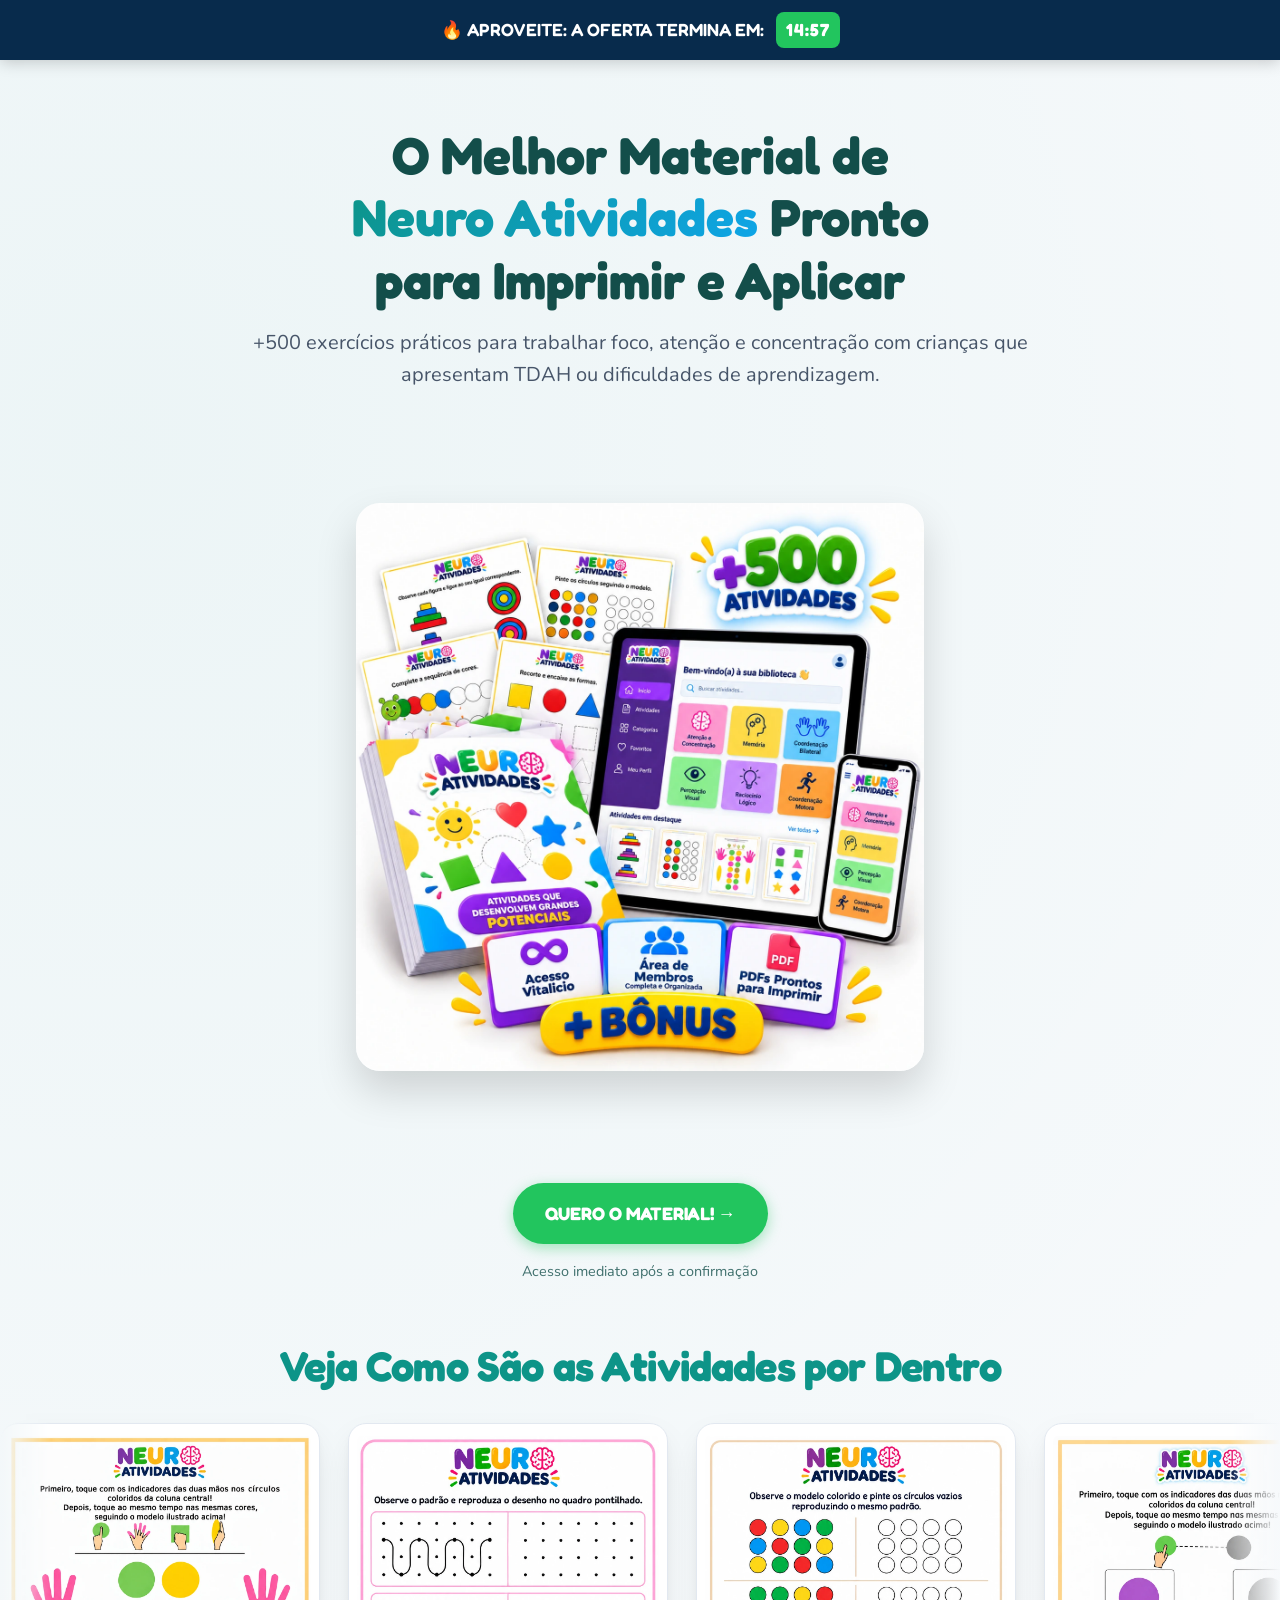
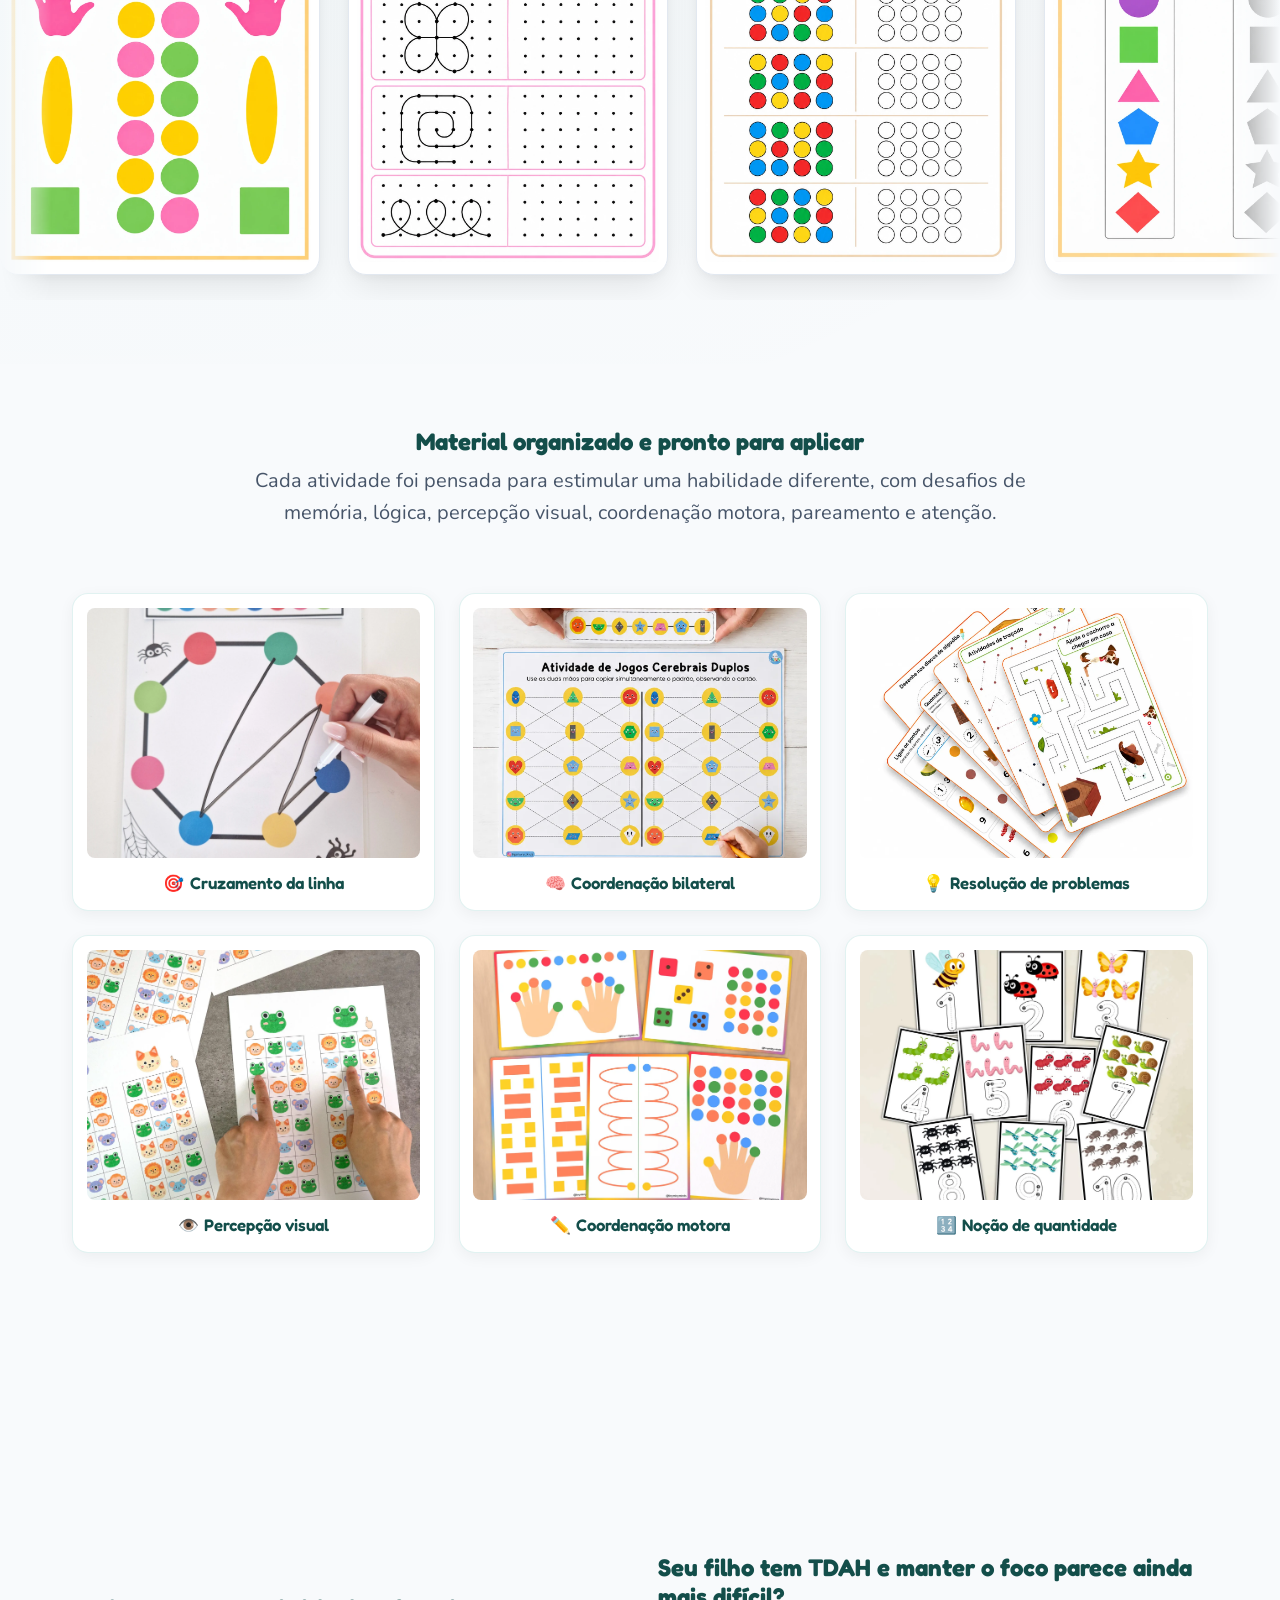
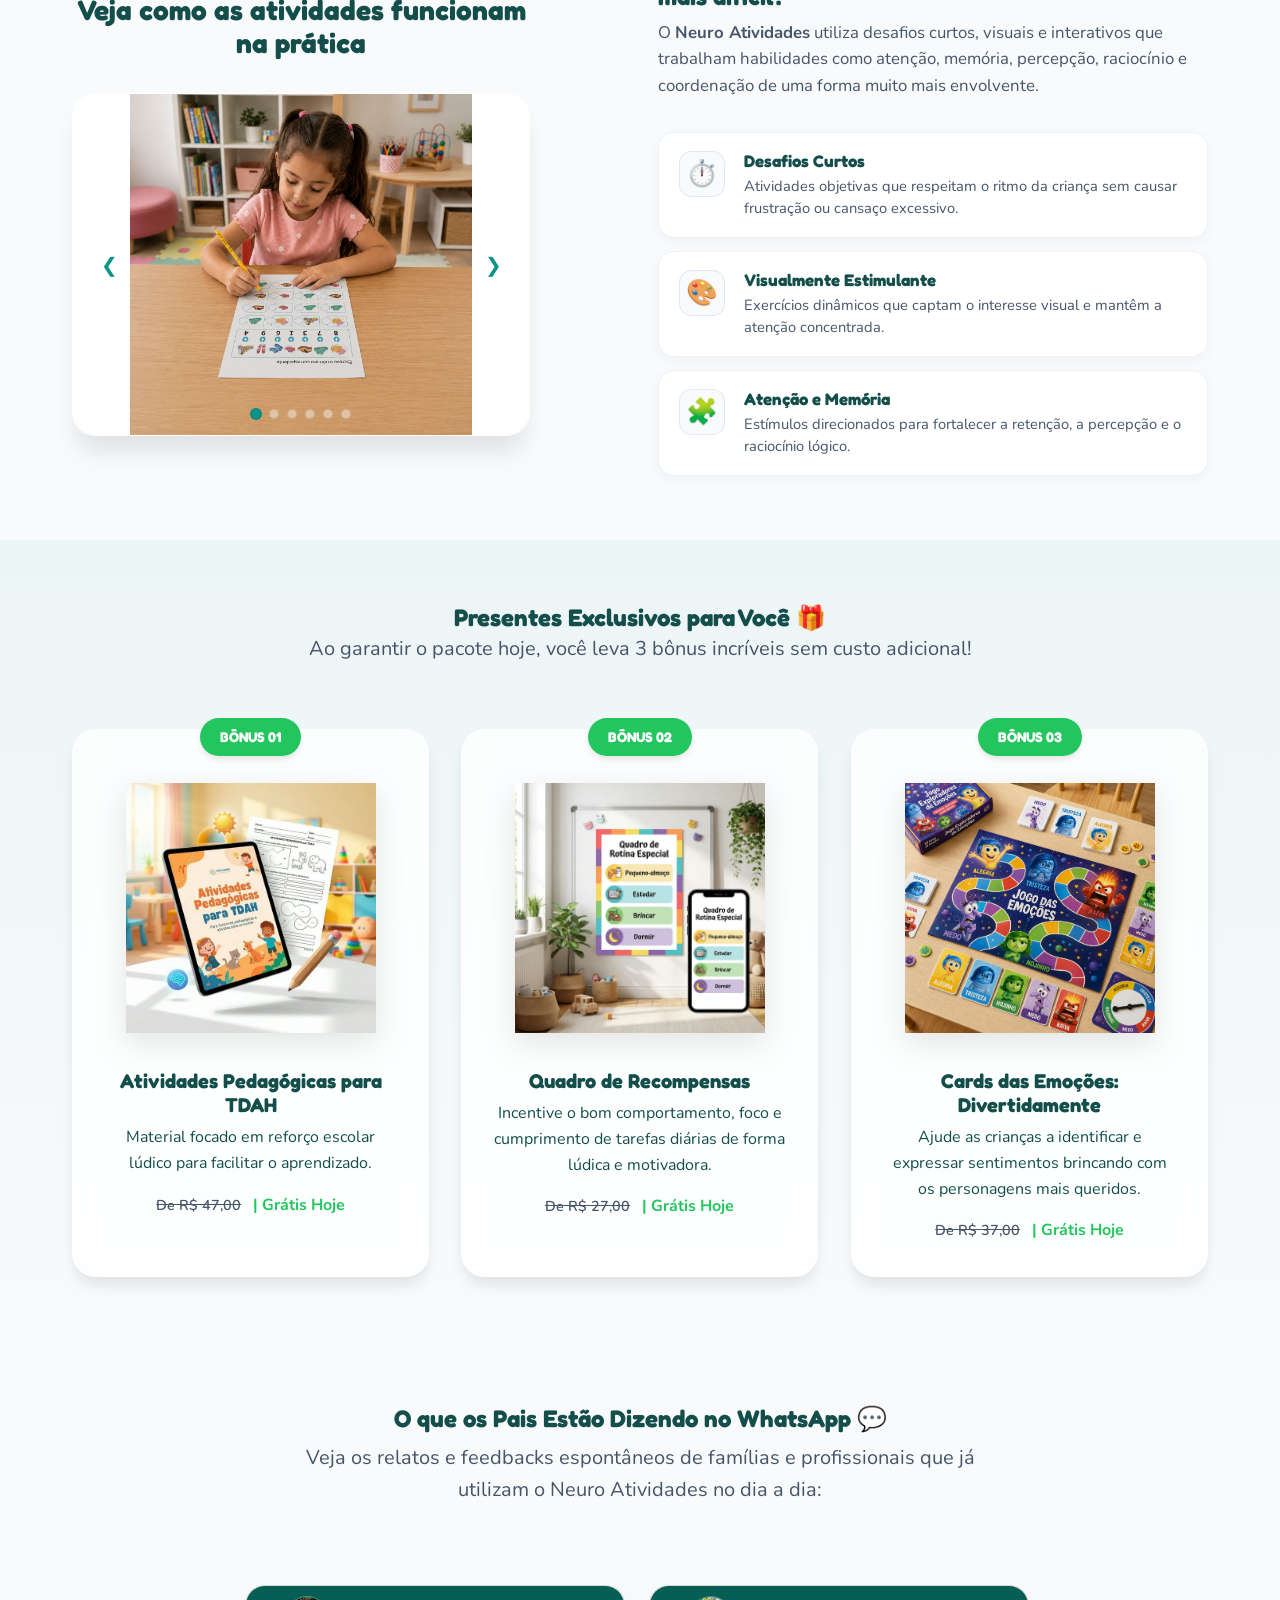
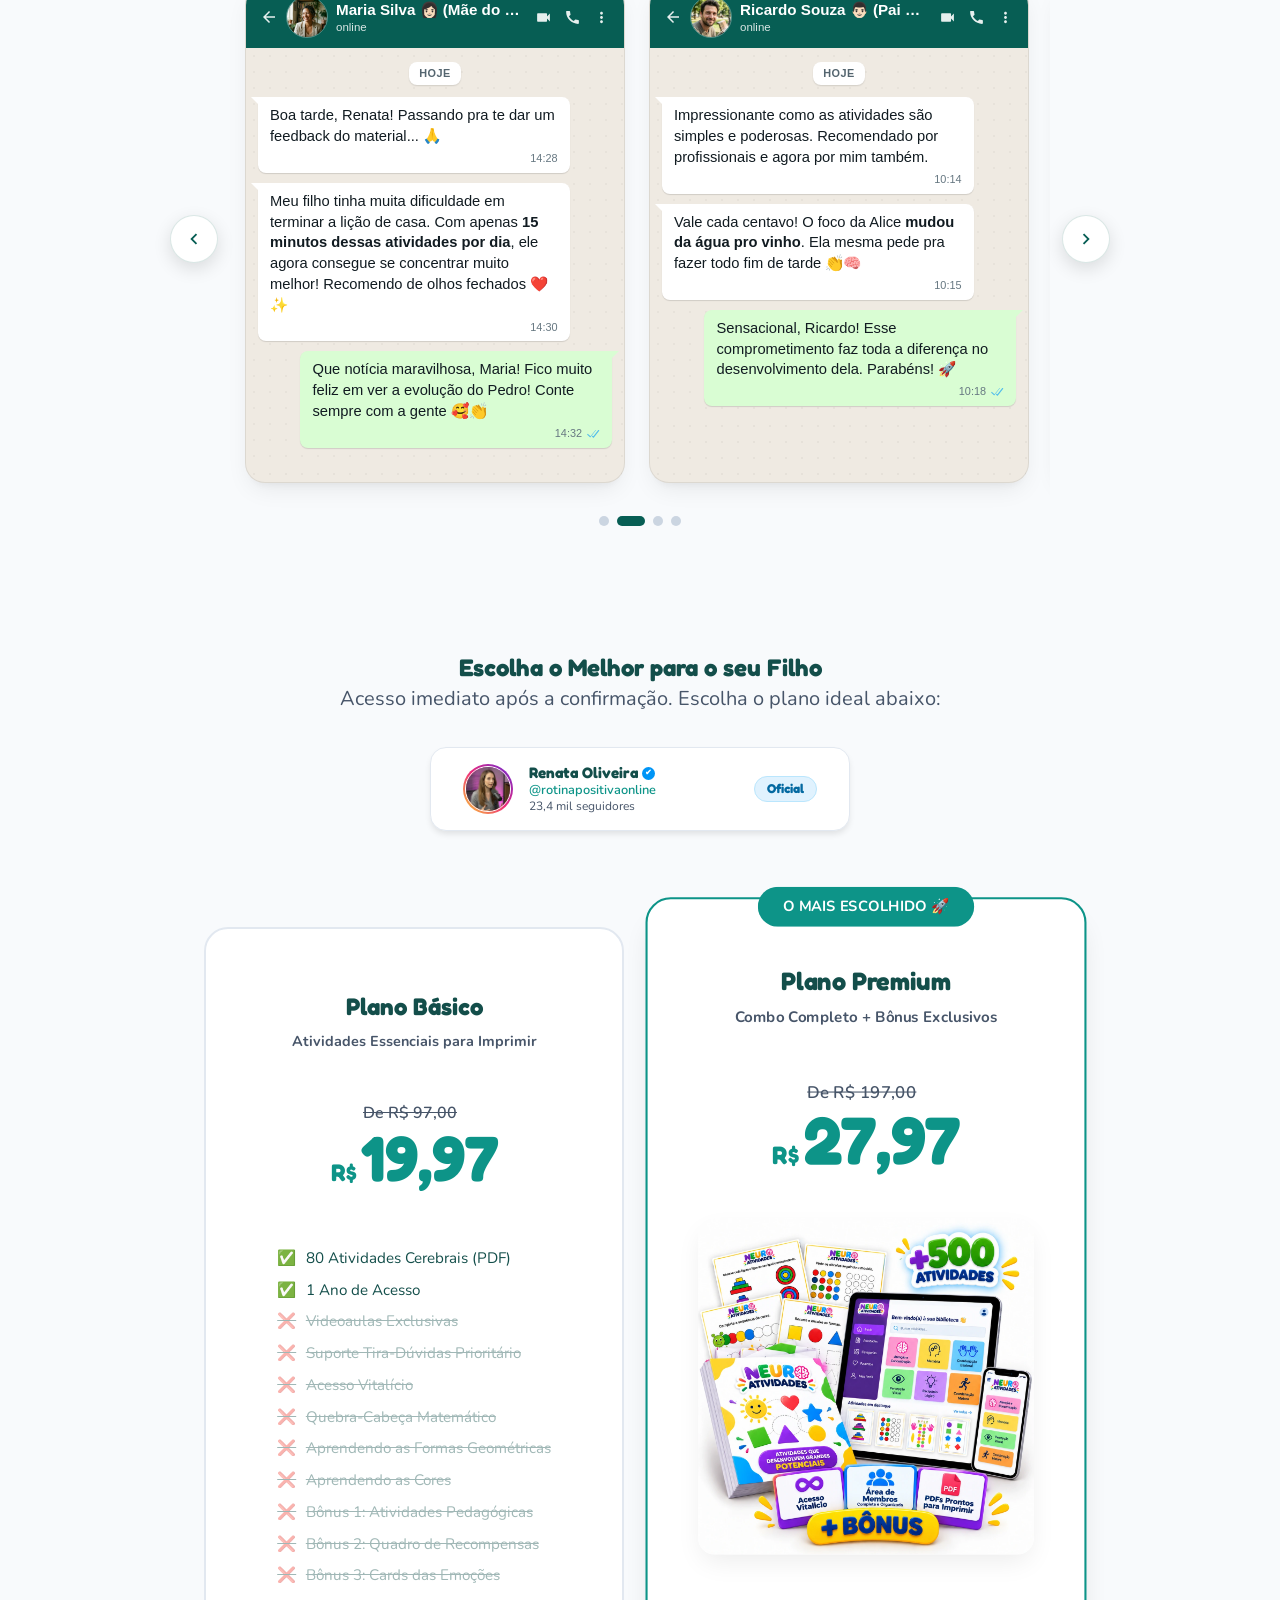
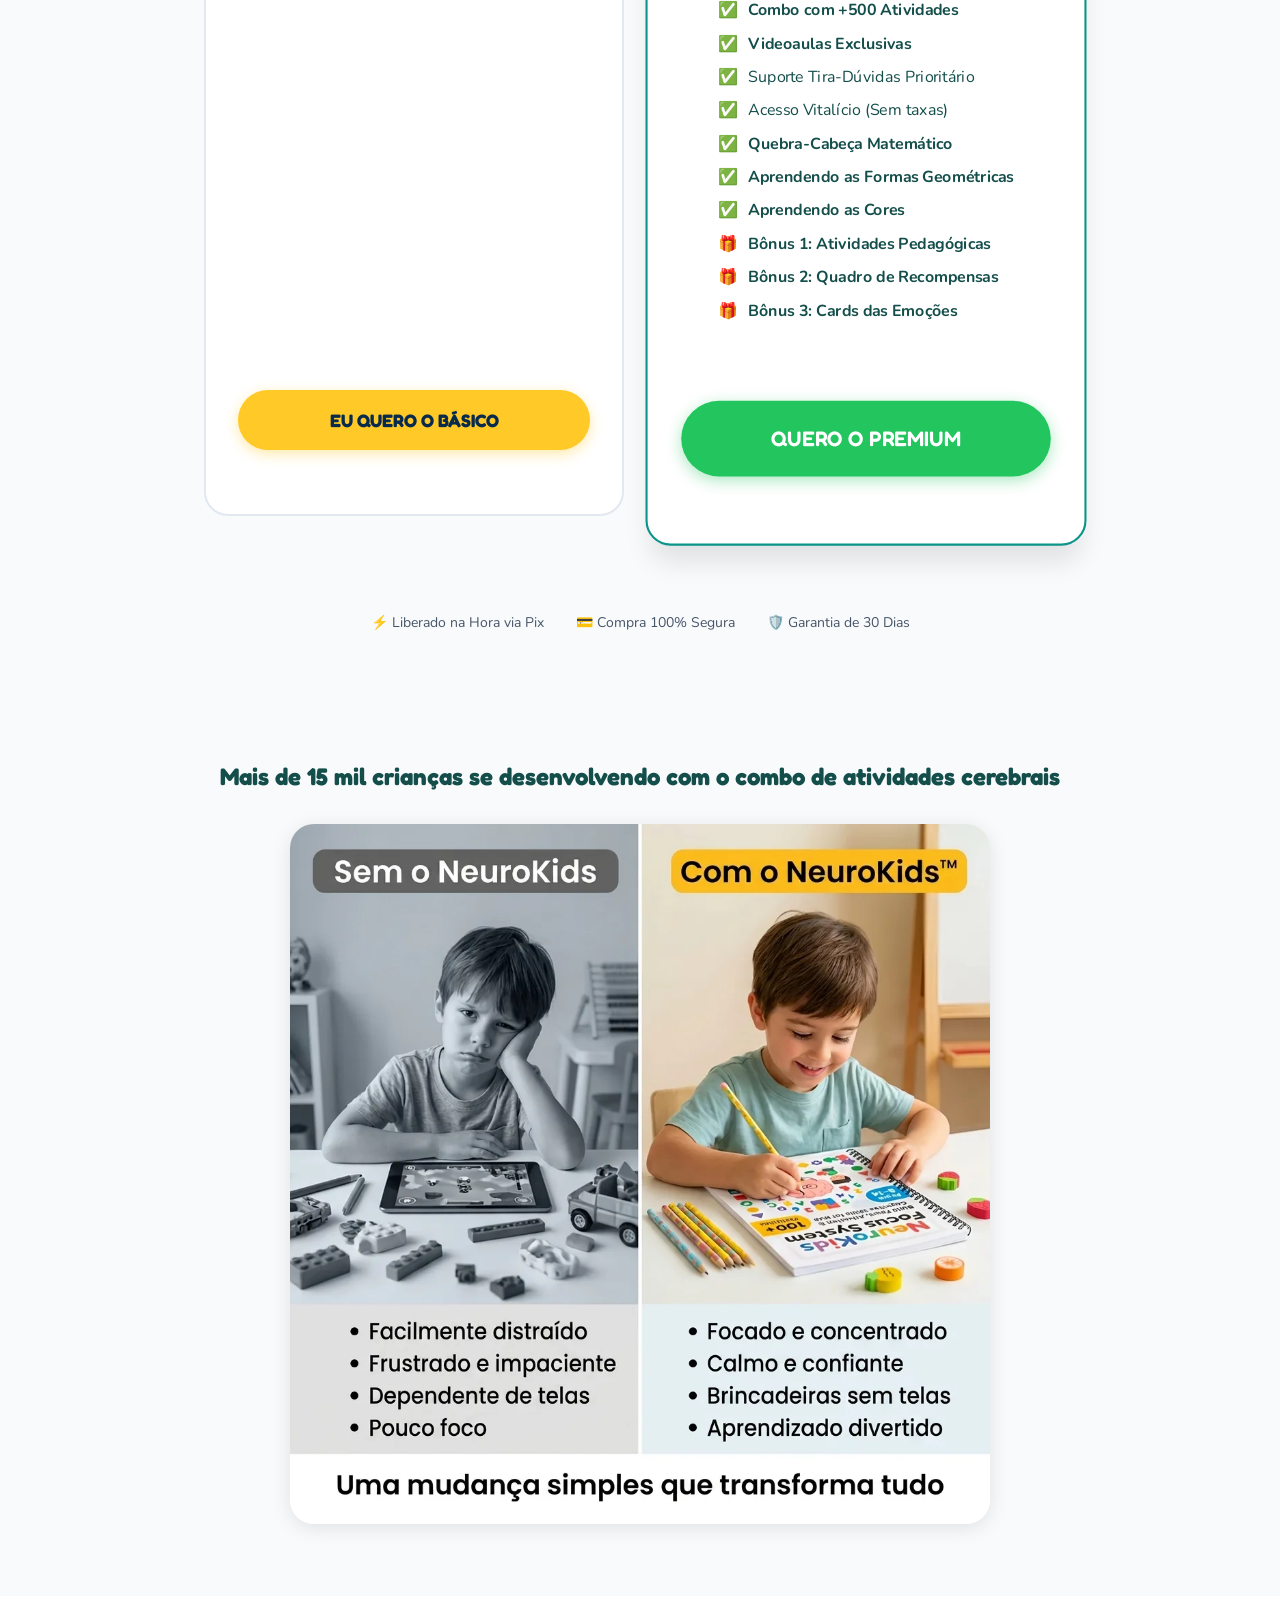
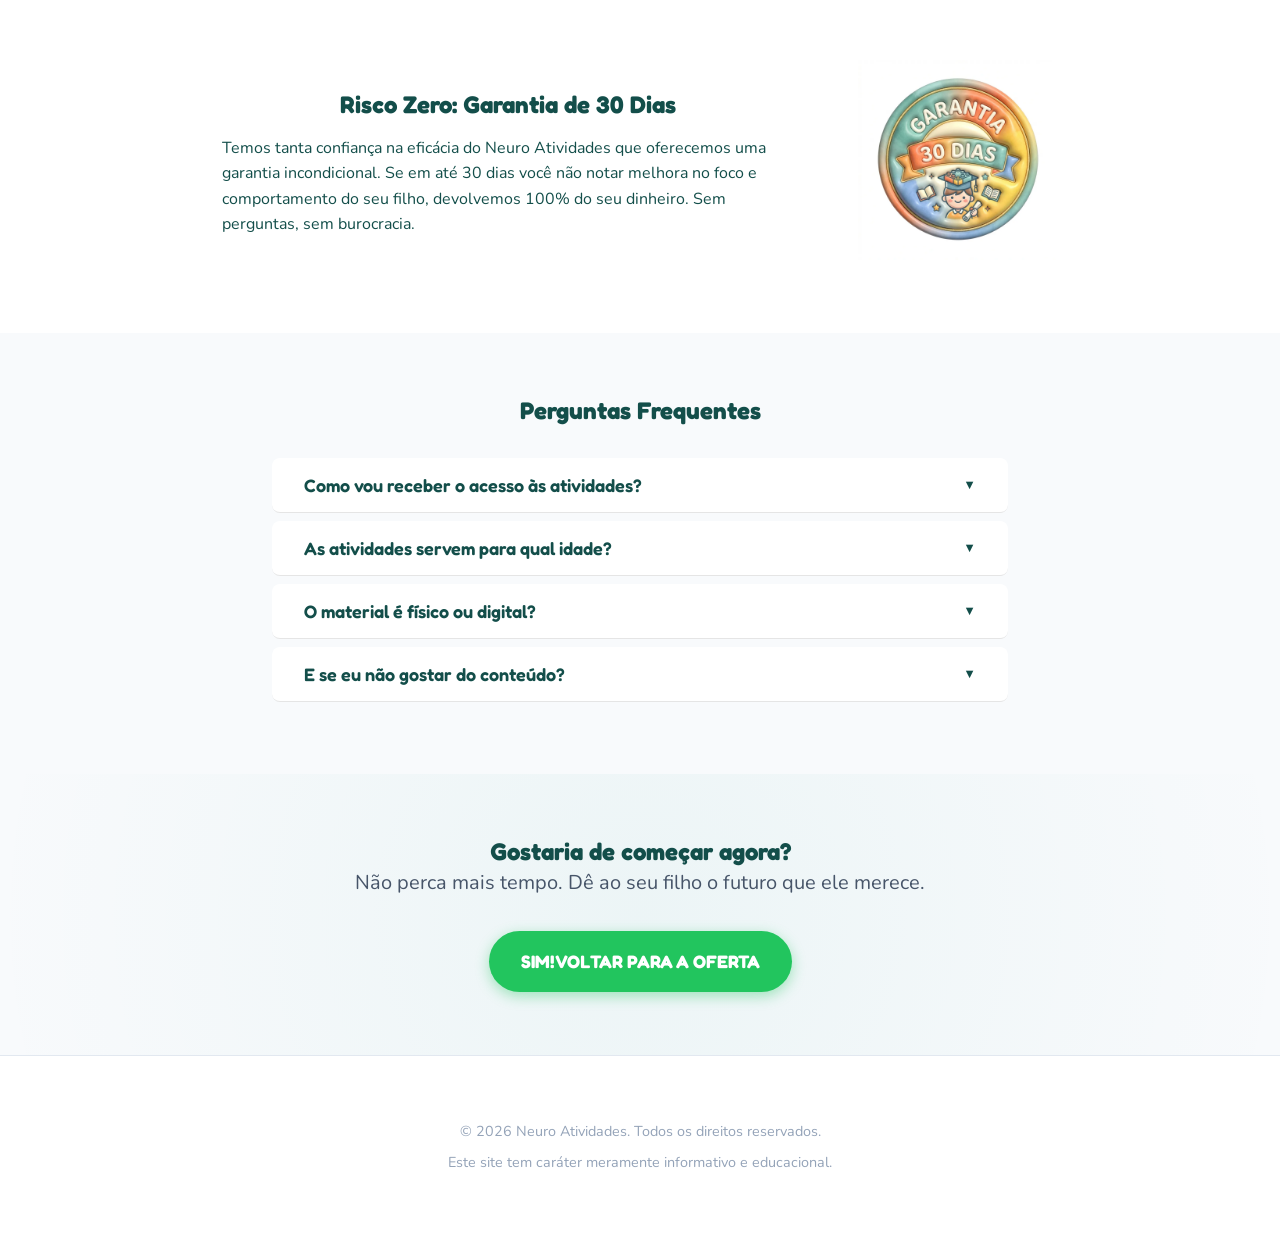
<file: index.html>
<!DOCTYPE html>
<html lang="pt-BR">

<head>
    <meta charset="UTF-8">
    <meta name="viewport" content="width=device-width, initial-scale=1.0">
    <title>Neuro Atividades - Potencialize o Foco do seu Filho</title>
    <link rel="icon" type="image/webp" href="assets/favicon.webp">
    <meta name="description"
        content="Descubra mais de 500 atividades cerebrais desenhadas para aumentar a concentração, foco e organização das crianças de forma divertida e eficaz.">
    <link rel="stylesheet" href="style.css">
    <!-- Meta Pixel Code -->
    <script>
        !function (f, b, e, v, n, t, s) {
            if (f.fbq) return; n = f.fbq = function () {
                n.callMethod ?
                    n.callMethod.apply(n, arguments) : n.queue.push(arguments)
            };
            if (!f._fbq) f._fbq = n; n.push = n; n.loaded = !0; n.version = '2.0';
            n.queue = []; t = b.createElement(e); t.async = !0;
            t.src = v; s = b.getElementsByTagName(e)[0];
            s.parentNode.insertBefore(t, s)
        }(window, document, 'script',
            'https://connect.facebook.net/en_US/fbevents.js');
        fbq('init', '989077889145785');
        fbq('init', '1720215879241461');
        fbq('init', '2361146014632061');
        fbq('track', 'PageView');
    </script>
    <noscript>
        <img height="1" width="1" style="display:none"
            src="https://www.facebook.com/tr?id=989077889145785&ev=PageView&noscript=1" />
        <img height="1" width="1" style="display:none"
            src="https://www.facebook.com/tr?id=1720215879241461&ev=PageView&noscript=1" />
        <img height="1" width="1" style="display:none"
            src="https://www.facebook.com/tr?id=2361146014632061&ev=PageView&noscript=1" />
    </noscript>
    <!-- End Meta Pixel Code -->
    <script src="https://cdn.utmify.com.br/scripts/utms/latest.js" data-utmify-prevent-xcod-sck
        data-utmify-prevent-subids async defer></script>
</head>

<body>

    <!-- Countdown Timer Bar -->
    <div class="timer-bar">
        <div class="container">
            <div class="timer-content">
                <span>🔥 APROVEITE: A OFERTA TERMINA EM:</span>
                <span id="countdown-timer" class="timer-numbers">15:00</span>
            </div>
        </div>
    </div>

    <!-- Hero Section -->
    <header class="section hero">
        <div class="container grid-hero">
            <div class="hero-content reveal">
                <h1>O Melhor Material de <span class="text-gradient">Neuro Atividades</span> Pronto para Imprimir e Aplicar</h1>
                <p class="lead">+500 exercícios práticos para trabalhar foco, atenção e concentração com crianças que apresentam TDAH ou dificuldades de aprendizagem.</p>
            </div>
            <div class="hero-visual reveal delayed">
                <div class="visual-wrapper">
                    <img src="./assets/mockup-app-premium.webp?v=2" alt="Combo Neuro Atividades Completo" class="hero-img">
                </div>
            </div>
            <div class="hero-cta reveal">
                <div class="cta-group">
                    <a href="#oferta" class="btn btn-primary">QUERO O MATERIAL! →</a>
                    <p class="small-info">Acesso imediato após a confirmação</p>
                </div>
            </div>
        </div>

        <!-- Continuous Infinite Activities Carousel (Passa direto sem botão) -->
        <div class="hero-marquee-wrapper reveal">
            <h2 class="hero-marquee-title">Veja Como São as Atividades por Dentro</h2>
            <div class="hero-marquee-track">
                <!-- Grupo 1 -->
                <div class="marquee-item"><img src="./assets/folha-atividade-01.webp" alt="Atividade 01" loading="lazy"></div>
                <div class="marquee-item"><img src="./assets/folha-atividade-02.webp" alt="Atividade 02" loading="lazy"></div>
                <div class="marquee-item"><img src="./assets/folha-atividade-03.webp" alt="Atividade 03" loading="lazy"></div>
                <div class="marquee-item"><img src="./assets/folha-atividade-04.webp" alt="Atividade 04" loading="lazy"></div>
                <div class="marquee-item"><img src="./assets/folha-atividade-05.webp" alt="Atividade 05" loading="lazy"></div>
                <div class="marquee-item"><img src="./assets/folha-atividade-06.webp" alt="Atividade 06" loading="lazy"></div>
                <div class="marquee-item"><img src="./assets/folha-atividade-07.webp" alt="Atividade 07" loading="lazy"></div>
                <div class="marquee-item"><img src="./assets/folha-atividade-08.webp" alt="Atividade 08" loading="lazy"></div>
                <div class="marquee-item"><img src="./assets/folha-atividade-09.webp" alt="Atividade 09" loading="lazy"></div>

                <!-- Grupo 2 (Duplicado para loop infinito contínuo e sem emendas) -->
                <div class="marquee-item" aria-hidden="true"><img src="./assets/folha-atividade-01.webp" alt="" loading="lazy"></div>
                <div class="marquee-item" aria-hidden="true"><img src="./assets/folha-atividade-02.webp" alt="" loading="lazy"></div>
                <div class="marquee-item" aria-hidden="true"><img src="./assets/folha-atividade-03.webp" alt="" loading="lazy"></div>
                <div class="marquee-item" aria-hidden="true"><img src="./assets/folha-atividade-04.webp" alt="" loading="lazy"></div>
                <div class="marquee-item" aria-hidden="true"><img src="./assets/folha-atividade-05.webp" alt="" loading="lazy"></div>
                <div class="marquee-item" aria-hidden="true"><img src="./assets/folha-atividade-06.webp" alt="" loading="lazy"></div>
                <div class="marquee-item" aria-hidden="true"><img src="./assets/folha-atividade-07.webp" alt="" loading="lazy"></div>
                <div class="marquee-item" aria-hidden="true"><img src="./assets/folha-atividade-08.webp" alt="" loading="lazy"></div>
                <div class="marquee-item" aria-hidden="true"><img src="./assets/folha-atividade-09.webp" alt="" loading="lazy"></div>
            </div>
        </div>
    </header>

    <!-- Activities / Skills Section -->
    <section id="habilidades" class="section bg-alt">
        <div class="container text-center">
            <h2 class="reveal">Material organizado e pronto para aplicar</h2>
            <p class="lead reveal" style="max-width: 780px; margin: var(--space-xs) auto var(--space-lg) auto;">
                Cada atividade foi pensada para estimular uma habilidade diferente, com desafios de memória, lógica, percepção visual, coordenação motora, pareamento e atenção.
            </p>

            <div class="activities-grid reveal">
                <div class="activity-card glass">
                    <div class="activity-img-wrap">
                        <img src="./assets/cruzamento-da-linha.webp" alt="Atividade de Cruzamento da Linha" loading="lazy">
                    </div>
                    <div class="activity-badge">
                        <span>🎯</span> Cruzamento da linha
                    </div>
                </div>
                <div class="activity-card glass">
                    <div class="activity-img-wrap">
                        <img src="./assets/coordenacao-bilateral.webp" alt="Atividade de Coordenação Bilateral" loading="lazy">
                    </div>
                    <div class="activity-badge">
                        <span>🧠</span> Coordenação bilateral
                    </div>
                </div>
                <div class="activity-card glass">
                    <div class="activity-img-wrap">
                        <img src="./assets/resolucao-de-problemas.webp" alt="Atividade de Resolução de Problemas" loading="lazy">
                    </div>
                    <div class="activity-badge">
                        <span>💡</span> Resolução de problemas
                    </div>
                </div>
                <div class="activity-card glass">
                    <div class="activity-img-wrap">
                        <img src="./assets/percepcao-visual.webp" alt="Atividade de Percepção Visual" loading="lazy">
                    </div>
                    <div class="activity-badge">
                        <span>👁️</span> Percepção visual
                    </div>
                </div>
                <div class="activity-card glass">
                    <div class="activity-img-wrap">
                        <img src="./assets/coordenacao-motora.webp" alt="Atividade de Coordenação Motora" loading="lazy">
                    </div>
                    <div class="activity-badge">
                        <span>✏️</span> Coordenação motora
                    </div>
                </div>
                <div class="activity-card glass">
                    <div class="activity-img-wrap">
                        <img src="./assets/nocao-de-quantidade.webp" alt="Atividade de Noção de Quantidade" loading="lazy">
                    </div>
                    <div class="activity-badge">
                        <span>🔢</span> Noção de quantidade
                    </div>
                </div>
            </div>

            <div class="activities-conclusion reveal">
                <p class="conclusion-text">“Diferentes desafios. Diferentes habilidades. Um único material.”</p>
            </div>
        </div>
    </section>

    <!-- Foundation Section -->
    <section id="fundamentos" class="section">
        <div class="container grid-foundation reveal">
            <div class="foundation-image">
                <div class="carousel-header">
                    <h3>Veja como as atividades funcionam na prática</h3>
                </div>
                <div class="carousel-container glass">
                    <div class="carousel-track">
                        <img src="./assets/Atividade 01.webp" class="carousel-slide active" alt="Criança realizando atividade 1">
                        <img src="./assets/Atividade 02.webp" class="carousel-slide" alt="Criança realizando atividade 2">
                        <img src="./assets/Atividade 03.webp" class="carousel-slide" alt="Criança realizando atividade 3">
                        <img src="./assets/Atividades 04.webp" class="carousel-slide" alt="Criança realizando atividade 4">
                        <img src="./assets/Atividade 05.webp" class="carousel-slide" alt="Criança realizando atividade 5">
                        <img src="./assets/plataforma-neuroatividades.webp" class="carousel-slide" alt="Atividades e plataforma Neuro Atividades na prática">
                    </div>
                    <div class="carousel-nav">
                        <button class="carousel-prev" aria-label="Anterior">❮</button>
                        <button class="carousel-next" aria-label="Próximo">❯</button>
                    </div>
                    <div class="carousel-dots"></div>
                </div>
            </div>
            <div class="foundation-content">
                <h2>Seu filho tem TDAH e manter o foco parece ainda mais difícil?</h2>
                <p style="font-size: 1.05rem; color: var(--text-muted); line-height: 1.6; margin-bottom: var(--space-md); margin-top: var(--space-xs);">
                    O <strong>Neuro Atividades</strong> utiliza desafios curtos, visuais e interativos que trabalham habilidades como atenção, memória, percepção, raciocínio e coordenação de uma forma muito mais envolvente.
                </p>
                <div class="foundation-grid">
                    <div class="foundation-item">
                        <div class="icon">⏱️</div>
                        <div class="foundation-text">
                            <h4>Desafios Curtos</h4>
                            <p>Atividades objetivas que respeitam o ritmo da criança sem causar frustração ou cansaço excessivo.</p>
                        </div>
                    </div>
                    <div class="foundation-item">
                        <div class="icon">🎨</div>
                        <div class="foundation-text">
                            <h4>Visualmente Estimulante</h4>
                            <p>Exercícios dinâmicos que captam o interesse visual e mantêm a atenção concentrada.</p>
                        </div>
                    </div>
                    <div class="foundation-item">
                        <div class="icon">🧩</div>
                        <div class="foundation-text">
                            <h4>Atenção e Memória</h4>
                            <p>Estímulos direcionados para fortalecer a retenção, a percepção e o raciocínio lógico.</p>
                        </div>
                    </div>
                </div>
            </div>
        </div>
    </section>

    <!-- Bonus Section -->
    <section id="bonus" class="section bonus">
        <div class="container text-center">
            <h2 class="reveal">Presentes Exclusivos para Você 🎁</h2>
            <p class="lead reveal">Ao garantir o pacote hoje, você leva 3 bônus incríveis sem custo adicional!</p>
            <div class="bonus-grid">
                <div class="bonus-card glass reveal">
                    <span class="bonus-badge">BÔNUS 01</span>
                    <div class="bonus-img">
                        <img src="./assets/bonus_1.webp?v=2" alt="Bônus 01">
                    </div>
                    <h3>Atividades Pedagógicas para TDAH</h3>
                    <p>Material focado em reforço escolar lúdico para facilitar o aprendizado.</p>
                    <div class="bonus-pricing">
                        <span class="old-price">De R$ 47,00</span>
                        <span class="free-today">| Grátis Hoje</span>
                    </div>
                </div>
                <div class="bonus-card glass reveal">
                    <span class="bonus-badge">BÔNUS 02</span>
                    <div class="bonus-img">
                        <img src="./assets/bonus_2.webp?v=3" alt="Bônus 02 - Quadro de Recompensas">
                    </div>
                    <h3>Quadro de Recompensas</h3>
                    <p>Incentive o bom comportamento, foco e cumprimento de tarefas diárias de forma lúdica e motivadora.</p>
                    <div class="bonus-pricing">
                        <span class="old-price">De R$ 27,00</span>
                        <span class="free-today">| Grátis Hoje</span>
                    </div>
                </div>
                <div class="bonus-card glass reveal">
                    <span class="bonus-badge">BÔNUS 03</span>
                    <div class="bonus-img">
                        <img src="./assets/bonus_3.webp?v=3" alt="Bônus 03 - Cards das Emoções">
                    </div>
                    <h3>Cards das Emoções: Divertidamente</h3>
                    <p>Ajude as crianças a identificar e expressar sentimentos brincando com os personagens mais queridos.</p>
                    <div class="bonus-pricing">
                        <span class="old-price">De R$ 37,00</span>
                        <span class="free-today">| Grátis Hoje</span>
                    </div>
                </div>
            </div>
        </div>
    </section>
    
    <!-- Testimonials Section (WhatsApp Chat Style) -->
    <section id="depoimentos" class="section">
        <div class="container text-center">
            <h2 class="reveal">O que os Pais Estão Dizendo no WhatsApp 💬</h2>
            <p class="lead reveal" style="max-width: 680px; margin: var(--space-xs) auto var(--space-lg) auto;">
                Veja os relatos e feedbacks espontâneos de famílias e profissionais que já utilizam o Neuro Atividades no dia a dia:
            </p>
            <div class="testim-carousel-container reveal">
                <div class="testim-carousel-wrapper">
                    <button class="testim-carousel-btn prev" id="testimPrevBtn" aria-label="Depoimento Anterior">
                        <svg viewBox="0 0 24 24" width="22" height="22"><path fill="currentColor" d="M15.41 7.41L14 6l-6 6 6 6 1.41-1.41L10.83 12z"/></svg>
                    </button>

                    <div class="testim-carousel-viewport" id="testimonialsViewport">
                        <div class="testim-carousel-track" id="testimonialsTrack">
                            <!-- Conversa WhatsApp 1: Maria Silva -->
                            <div class="testim-carousel-slide">
                                <div class="wa-chat-card">
                                    <div class="wa-chat-header">
                                        <div class="wa-header-left">
                                            <span class="wa-back-btn">
                                                <svg viewBox="0 0 24 24" width="18" height="18"><path fill="currentColor" d="M20 11H7.83l5.59-5.59L12 4l-8 8 8 8 1.41-1.41L7.83 13H20v-2z"/></svg>
                                            </span>
                                            <img src="./assets/parent_1.webp" alt="Maria Silva" class="wa-header-avatar">
                                            <div class="wa-header-info">
                                                <span class="wa-contact-name">Maria Silva 👩🏻 (Mãe do Pedro)</span>
                                                <span class="wa-contact-status">online</span>
                                            </div>
                                        </div>
                                        <div class="wa-header-actions">
                                            <svg viewBox="0 0 24 24"><path d="M17 10.5V7c0-.55-.45-1-1-1H4c-.55 0-1 .45-1 1v10c0 .55.45 1 1 1h12c.55 0 1-.45 1-1v-3.5l4 4v-11l-4 4z"/></svg>
                                            <svg viewBox="0 0 24 24"><path d="M20.01 15.38c-1.23 0-2.42-.2-3.53-.56a.977.977 0 0 0-1.01.24l-1.57 1.97c-2.83-1.35-5.48-3.9-6.89-6.83l1.95-1.66c.27-.28.35-.67.24-1.02-.37-1.11-.56-2.3-.56-3.53 0-.54-.45-.99-.99-.99H4.19C3.65 3 3 3.24 3 3.99 3 13.28 10.73 21 20.01 21c.71 0 .99-.63.99-1.18v-3.45c0-.54-.45-.99-.99-.99z"/></svg>
                                            <svg viewBox="0 0 24 24"><path d="M12 8c1.1 0 2-.9 2-2s-.9-2-2-2-2 .9-2 2 .9 2 2 2zm0 2c-1.1 0-2 .9-2 2s.9 2 2 2 2-.9 2-2-.9-2-2-2zm0 6c-1.1 0-2 .9-2 2s.9 2 2 2 2-.9 2-2-.9-2-2-2z"/></svg>
                                        </div>
                                    </div>
                                    <div class="wa-chat-body">
                                        <div class="wa-date-pill">Hoje</div>
                                        <!-- Mensagem Recebida -->
                                        <div class="wa-message incoming">
                                            <p class="wa-message-text">Boa tarde, Renata! Passando pra te dar um feedback do material... 🙏</p>
                                            <span class="wa-message-meta">14:28</span>
                                        </div>
                                        <div class="wa-message incoming">
                                            <p class="wa-message-text">Meu filho tinha muita dificuldade em terminar a lição de casa. Com apenas <strong>15 minutos dessas atividades por dia</strong>, ele agora consegue se concentrar muito melhor! Recomendo de olhos fechados ❤️✨</p>
                                            <span class="wa-message-meta">14:30</span>
                                        </div>
                                        <!-- Resposta Enviada -->
                                        <div class="wa-message outgoing">
                                            <p class="wa-message-text">Que notícia maravilhosa, Maria! Fico muito feliz em ver a evolução do Pedro! Conte sempre com a gente 🥰👏</p>
                                            <span class="wa-message-meta">
                                                14:32
                                                <span class="wa-check-blue">
                                                    <svg viewBox="0 0 16 15"><path d="M15.01 3.316l-.478-.372a.365.365 0 0 0-.51.063L8.666 9.879a.32.32 0 0 1-.484.033l-.358-.325a.319.319 0 0 0-.484.032l-.378.483a.418.418 0 0 0 .036.541l1.32 1.266c.143.14.376.136.514-.009l6.249-8.077a.412.412 0 0 0-.071-.507zM11.69 3.391l-.478-.372a.365.365 0 0 0-.51.063L5.346 9.879a.32.32 0 0 1-.484.033L2.294 7.42a.418.418 0 0 0-.541.036l-.378.483a.32.32 0 0 0 .032.484l3.14 2.894c.143.14.376.136.514-.009l6.249-8.077a.412.412 0 0 0-.07-.507z"/></svg>
                                                </span>
                                            </span>
                                        </div>
                                    </div>
                                </div>
                            </div>

                            <!-- Conversa WhatsApp 2: Ricardo Souza -->
                            <div class="testim-carousel-slide">
                                <div class="wa-chat-card">
                                    <div class="wa-chat-header">
                                        <div class="wa-header-left">
                                            <span class="wa-back-btn">
                                                <svg viewBox="0 0 24 24" width="18" height="18"><path fill="currentColor" d="M20 11H7.83l5.59-5.59L12 4l-8 8 8 8 1.41-1.41L7.83 13H20v-2z"/></svg>
                                            </span>
                                            <img src="./assets/parent_2.webp" alt="Ricardo Souza" class="wa-header-avatar">
                                            <div class="wa-header-info">
                                                <span class="wa-contact-name">Ricardo Souza 👨🏻 (Pai da Alice)</span>
                                                <span class="wa-contact-status">online</span>
                                            </div>
                                        </div>
                                        <div class="wa-header-actions">
                                            <svg viewBox="0 0 24 24"><path d="M17 10.5V7c0-.55-.45-1-1-1H4c-.55 0-1 .45-1 1v10c0 .55.45 1 1 1h12c.55 0 1-.45 1-1v-3.5l4 4v-11l-4 4z"/></svg>
                                            <svg viewBox="0 0 24 24"><path d="M20.01 15.38c-1.23 0-2.42-.2-3.53-.56a.977.977 0 0 0-1.01.24l-1.57 1.97c-2.83-1.35-5.48-3.9-6.89-6.83l1.95-1.66c.27-.28.35-.67.24-1.02-.37-1.11-.56-2.3-.56-3.53 0-.54-.45-.99-.99-.99H4.19C3.65 3 3 3.24 3 3.99 3 13.28 10.73 21 20.01 21c.71 0 .99-.63.99-1.18v-3.45c0-.54-.45-.99-.99-.99z"/></svg>
                                            <svg viewBox="0 0 24 24"><path d="M12 8c1.1 0 2-.9 2-2s-.9-2-2-2-2 .9-2 2 .9 2 2 2zm0 2c-1.1 0-2 .9-2 2s.9 2 2 2 2-.9 2-2-.9-2-2-2zm0 6c-1.1 0-2 .9-2 2s.9 2 2 2 2-.9 2-2-.9-2-2-2z"/></svg>
                                        </div>
                                    </div>
                                    <div class="wa-chat-body">
                                        <div class="wa-date-pill">Hoje</div>
                                        <!-- Mensagem Recebida -->
                                        <div class="wa-message incoming">
                                            <p class="wa-message-text">Impressionante como as atividades são simples e poderosas. Recomendado por profissionais e agora por mim também.</p>
                                            <span class="wa-message-meta">10:14</span>
                                        </div>
                                        <div class="wa-message incoming">
                                            <p class="wa-message-text">Vale cada centavo! O foco da Alice <strong>mudou da água pro vinho</strong>. Ela mesma pede pra fazer todo fim de tarde 👏🧠</p>
                                            <span class="wa-message-meta">10:15</span>
                                        </div>
                                        <!-- Resposta Enviada -->
                                        <div class="wa-message outgoing">
                                            <p class="wa-message-text">Sensacional, Ricardo! Esse comprometimento faz toda a diferença no desenvolvimento dela. Parabéns! 🚀</p>
                                            <span class="wa-message-meta">
                                                10:18
                                                <span class="wa-check-blue">
                                                    <svg viewBox="0 0 16 15"><path d="M15.01 3.316l-.478-.372a.365.365 0 0 0-.51.063L8.666 9.879a.32.32 0 0 1-.484.033l-.358-.325a.319.319 0 0 0-.484.032l-.378.483a.418.418 0 0 0 .036.541l1.32 1.266c.143.14.376.136.514-.009l6.249-8.077a.412.412 0 0 0-.071-.507zM11.69 3.391l-.478-.372a.365.365 0 0 0-.51.063L5.346 9.879a.32.32 0 0 1-.484.033L2.294 7.42a.418.418 0 0 0-.541.036l-.378.483a.32.32 0 0 0 .032.484l3.14 2.894c.143.14.376.136.514-.009l6.249-8.077a.412.412 0 0 0-.07-.507z"/></svg>
                                                </span>
                                            </span>
                                        </div>
                                    </div>
                                </div>
                            </div>

                            <!-- Conversa WhatsApp 3: Ana Oliveira -->
                            <div class="testim-carousel-slide">
                                <div class="wa-chat-card">
                                    <div class="wa-chat-header">
                                        <div class="wa-header-left">
                                            <span class="wa-back-btn">
                                                <svg viewBox="0 0 24 24" width="18" height="18"><path fill="currentColor" d="M20 11H7.83l5.59-5.59L12 4l-8 8 8 8 1.41-1.41L7.83 13H20v-2z"/></svg>
                                            </span>
                                            <img src="./assets/parent_3.webp" alt="Ana Oliveira" class="wa-header-avatar">
                                            <div class="wa-header-info">
                                                <span class="wa-contact-name">Ana Oliveira 👩🏼 (Mãe do Lucas)</span>
                                                <span class="wa-contact-status">visto por último hoje às 16:48</span>
                                            </div>
                                        </div>
                                        <div class="wa-header-actions">
                                            <svg viewBox="0 0 24 24"><path d="M17 10.5V7c0-.55-.45-1-1-1H4c-.55 0-1 .45-1 1v10c0 .55.45 1 1 1h12c.55 0 1-.45 1-1v-3.5l4 4v-11l-4 4z"/></svg>
                                            <svg viewBox="0 0 24 24"><path d="M20.01 15.38c-1.23 0-2.42-.2-3.53-.56a.977.977 0 0 0-1.01.24l-1.57 1.97c-2.83-1.35-5.48-3.9-6.89-6.83l1.95-1.66c.27-.28.35-.67.24-1.02-.37-1.11-.56-2.3-.56-3.53 0-.54-.45-.99-.99-.99H4.19C3.65 3 3 3.24 3 3.99 3 13.28 10.73 21 20.01 21c.71 0 .99-.63.99-1.18v-3.45c0-.54-.45-.99-.99-.99z"/></svg>
                                            <svg viewBox="0 0 24 24"><path d="M12 8c1.1 0 2-.9 2-2s-.9-2-2-2-2 .9-2 2 .9 2 2 2zm0 2c-1.1 0-2 .9-2 2s.9 2 2 2 2-.9 2-2-.9-2-2-2zm0 6c-1.1 0-2 .9-2 2s.9 2 2 2 2-.9 2-2-.9-2-2-2z"/></svg>
                                        </div>
                                    </div>
                                    <div class="wa-chat-body">
                                        <div class="wa-date-pill">Ontem</div>
                                        <!-- Mensagem com Áudio Simulado -->
                                        <div class="wa-message incoming">
                                            <div class="wa-audio-box">
                                                <div class="wa-audio-play">
                                                    <svg viewBox="0 0 24 24"><path d="M8 5v14l11-7z"/></svg>
                                                </div>
                                                <div class="wa-audio-waves">
                                                    <span style="height: 8px;"></span>
                                                    <span style="height: 16px;"></span>
                                                    <span style="height: 12px;"></span>
                                                    <span style="height: 22px;"></span>
                                                    <span style="height: 14px;"></span>
                                                    <span style="height: 18px;"></span>
                                                    <span style="height: 10px;"></span>
                                                    <span style="height: 20px;"></span>
                                                    <span style="height: 15px;"></span>
                                                    <span style="height: 8px;"></span>
                                                </div>
                                                <span class="wa-audio-duration">0:32</span>
                                            </div>
                                            <span class="wa-message-meta">16:40</span>
                                        </div>
                                        <div class="wa-message incoming">
                                            <p class="wa-message-text">As atividades são super fáceis de aplicar e meu filho adora. Notei que ele está muito mais calmo e participativo nas tarefas escolares! <strong>Melhor investimento que fiz este ano.</strong></p>
                                            <span class="wa-message-meta">16:42</span>
                                        </div>
                                        <!-- Resposta Enviada -->
                                        <div class="wa-message outgoing">
                                            <p class="wa-message-text">Coisa linda demais de ouvir, Ana! É exatamente essa autonomia e calma que buscamos proporcionar. Gratidão! ❤️</p>
                                            <span class="wa-message-meta">
                                                16:45
                                                <span class="wa-check-blue">
                                                    <svg viewBox="0 0 16 15"><path d="M15.01 3.316l-.478-.372a.365.365 0 0 0-.51.063L8.666 9.879a.32.32 0 0 1-.484.033l-.358-.325a.319.319 0 0 0-.484.032l-.378.483a.418.418 0 0 0 .036.541l1.32 1.266c.143.14.376.136.514-.009l6.249-8.077a.412.412 0 0 0-.071-.507zM11.69 3.391l-.478-.372a.365.365 0 0 0-.51.063L5.346 9.879a.32.32 0 0 1-.484.033L2.294 7.42a.418.418 0 0 0-.541.036l-.378.483a.32.32 0 0 0 .032.484l3.14 2.894c.143.14.376.136.514-.009l6.249-8.077a.412.412 0 0 0-.07-.507z"/></svg>
                                                </span>
                                            </span>
                                        </div>
                                    </div>
                                </div>
                            </div>

                            <!-- Conversa WhatsApp 4: Profª Elaine Santos -->
                            <div class="testim-carousel-slide">
                                <div class="wa-chat-card">
                                    <div class="wa-chat-header">
                                        <div class="wa-header-left">
                                            <span class="wa-back-btn">
                                                <svg viewBox="0 0 24 24" width="18" height="18"><path fill="currentColor" d="M20 11H7.83l5.59-5.59L12 4l-8 8 8 8 1.41-1.41L7.83 13H20v-2z"/></svg>
                                            </span>
                                            <img src="./assets/teacher_avatar.webp" alt="Profª Elaine Santos" class="wa-header-avatar">
                                            <div class="wa-header-info">
                                                <span class="wa-contact-name">Profª Elaine Santos 👩🏽‍🏫 (Psicopedagoga)</span>
                                                <span class="wa-contact-status">online</span>
                                            </div>
                                        </div>
                                        <div class="wa-header-actions">
                                            <svg viewBox="0 0 24 24"><path d="M17 10.5V7c0-.55-.45-1-1-1H4c-.55 0-1 .45-1 1v10c0 .55.45 1 1 1h12c.55 0 1-.45 1-1v-3.5l4 4v-11l-4 4z"/></svg>
                                            <svg viewBox="0 0 24 24"><path d="M20.01 15.38c-1.23 0-2.42-.2-3.53-.56a.977.977 0 0 0-1.01.24l-1.57 1.97c-2.83-1.35-5.48-3.9-6.89-6.83l1.95-1.66c.27-.28.35-.67.24-1.02-.37-1.11-.56-2.3-.56-3.53 0-.54-.45-.99-.99-.99H4.19C3.65 3 3 3.24 3 3.99 3 13.28 10.73 21 20.01 21c.71 0 .99-.63.99-1.18v-3.45c0-.54-.45-.99-.99-.99z"/></svg>
                                            <svg viewBox="0 0 24 24"><path d="M12 8c1.1 0 2-.9 2-2s-.9-2-2-2-2 .9-2 2 .9 2 2 2zm0 2c-1.1 0-2 .9-2 2s.9 2 2 2 2-.9 2-2-.9-2-2-2zm0 6c-1.1 0-2 .9-2 2s.9 2 2 2 2-.9 2-2-.9-2-2-2z"/></svg>
                                        </div>
                                    </div>
                                    <div class="wa-chat-body">
                                        <div class="wa-date-pill">Hoje</div>
                                        <!-- Mensagem Recebida -->
                                        <div class="wa-message incoming">
                                            <p class="wa-message-text">Como profissional da área, vejo diariamente a dificuldade dos pais. Este combo é um divisor de águas!</p>
                                            <span class="wa-message-meta">18:18</span>
                                        </div>
                                        <div class="wa-message incoming">
                                            <p class="wa-message-text">Utiliza métodos lúdicos que engajam a criança e estimulam as áreas certas do cérebro. Aplico com meus alunos e <strong>os resultados são visíveis</strong>! Parabéns pelo projeto 👏</p>
                                            <span class="wa-message-meta">18:20</span>
                                        </div>
                                        <!-- Resposta Enviada -->
                                        <div class="wa-message outgoing">
                                            <p class="wa-message-text">Muito obrigado pelo reconhecimento, Elaine! Ter o respaldo de profissionais da educação e saúde como você é a nossa maior validação 🎓📚</p>
                                            <span class="wa-message-meta">
                                                18:22
                                                <span class="wa-check-blue">
                                                    <svg viewBox="0 0 16 15"><path d="M15.01 3.316l-.478-.372a.365.365 0 0 0-.51.063L8.666 9.879a.32.32 0 0 1-.484.033l-.358-.325a.319.319 0 0 0-.484.032l-.378.483a.418.418 0 0 0 .036.541l1.32 1.266c.143.14.376.136.514-.009l6.249-8.077a.412.412 0 0 0-.071-.507zM11.69 3.391l-.478-.372a.365.365 0 0 0-.51.063L5.346 9.879a.32.32 0 0 1-.484.033L2.294 7.42a.418.418 0 0 0-.541.036l-.378.483a.32.32 0 0 0 .032.484l3.14 2.894c.143.14.376.136.514-.009l6.249-8.077a.412.412 0 0 0-.07-.507z"/></svg>
                                                </span>
                                            </span>
                                        </div>
                                    </div>
                                </div>
                            </div>
                        </div>
                    </div>

                    <button class="testim-carousel-btn next" id="testimNextBtn" aria-label="Próximo Depoimento">
                        <svg viewBox="0 0 24 24" width="22" height="22"><path fill="currentColor" d="M10 6L8.59 7.41 13.17 12l-4.58 4.59L10 18l6-6z"/></svg>
                    </button>
                </div>
                <!-- Indicadores (Bolinhas) -->
                <div class="testim-carousel-dots" id="testimonialsDots"></div>
            </div>
        </div>
    </section>

    <!-- CTA Final Section -->
    <section id="oferta" class="section offer">
        <div class="container text-center reveal">
            <h2 class="reveal">Escolha o Melhor para o seu Filho</h2>
            <p class="lead reveal">Acesso imediato após a confirmação. Escolha o plano ideal abaixo:</p>

            <!-- Compact Instagram Profile Widget -->
            <div class="insta-compact-widget reveal">
                <div class="insta-widget-avatar-wrapper">
                    <img src="assets/instagram_profile.webp?v=2" alt="rotinapositivaonline" class="insta-widget-avatar">
                </div>
                <div class="insta-widget-info">
                    <h4 class="insta-widget-name">Renata Oliveira <span class="verified-badge-blue">✔</span></h4>
                    <span class="insta-widget-handle">@rotinapositivaonline</span>
                    <span class="insta-widget-followers">23,4 mil seguidores</span>
                </div>
                <div class="insta-widget-action">
                    <span class="insta-widget-badge">Oficial</span>
                </div>
            </div>

            <div class="offer-box reveal">
                <div class="plans-grid">
                    <!-- Plano Básico -->
                    <div class="plan-card">
                        <h3 class="plan-name">Plano Básico</h3>
                        <p class="plan-desc">Atividades Essenciais para Imprimir</p>
                        <div class="plan-price">
                            <span class="old-price">De R$ 97,00</span>
                            <div class="main-price">
                                <span class="currency">R$</span>
                                <span class="value">19,97</span>
                            </div>
                        </div>
                        <ul class="plan-features">
                            <li><span class="check">✅</span> 80 Atividades Cerebrais (PDF)</li>
                            <li><span class="check">✅</span> 1 Ano de Acesso</li>
                            <li class="off"><span class="check">❌</span> Videoaulas Exclusivas</li>
                            <li class="off"><span class="check">❌</span> Suporte Tira-Dúvidas Prioritário</li>
                            <li class="off"><span class="check">❌</span> Acesso Vitalício</li>
                            <li class="off"><span class="check">❌</span> Quebra-Cabeça Matemático</li>
                            <li class="off"><span class="check">❌</span> Aprendendo as Formas Geométricas</li>
                            <li class="off"><span class="check">❌</span> Aprendendo as Cores</li>
                            <li class="off"><span class="check">❌</span> Bônus 1: Atividades Pedagógicas</li>
                            <li class="off"><span class="check">❌</span> Bônus 2: Quadro de Recompensas</li>
                            <li class="off"><span class="check">❌</span> Bônus 3: Cards das Emoções</li>
                        </ul>
                        <a href="https://payfast.greenn.com.br/g32kxrn/offer/r9ziuA" class="btn btn-yellow">EU QUERO O BÁSICO</a>
                    </div>

                    <!-- Plano Premium -->
                    <div class="plan-card featured">
                        <span class="plan-badge">O MAIS ESCOLHIDO 🚀</span>
                        <h3 class="plan-name">Plano Premium</h3>
                        <p class="plan-desc">Combo Completo + Bônus Exclusivos</p>
                        <div class="plan-price">
                            <span class="old-price">De R$ 197,00</span>
                            <div class="main-price">
                                <span class="currency">R$</span>
                                <span class="value">27,97</span>
                            </div>
                        </div>
                        <div class="plan-mockup">
                            <img src="./assets/mockup-app-premium.webp?v=1" alt="Combo Premium Neuro Atividades" class="plan-mockup-img" loading="lazy">
                        </div>
                        <ul class="plan-features">
                            <li><span class="check">✅</span> <strong>Combo com +500 Atividades</strong></li>
                            <li><span class="check">✅</span> <strong>Videoaulas Exclusivas</strong></li>
                            <li><span class="check">✅</span> Suporte Tira-Dúvidas Prioritário</li>
                            <li><span class="check">✅</span> Acesso Vitalício (Sem taxas)</li>
                            <li><span class="check">✅</span> <strong>Quebra-Cabeça Matemático</strong></li>
                            <li><span class="check">✅</span> <strong>Aprendendo as Formas Geométricas</strong></li>
                            <li><span class="check">✅</span> <strong>Aprendendo as Cores</strong></li>
                            <li><span class="check">🎁</span> <strong>Bônus 1: Atividades Pedagógicas</strong></li>
                            <li><span class="check">🎁</span> <strong>Bônus 2: Quadro de Recompensas</strong></li>
                            <li><span class="check">🎁</span> <strong>Bônus 3: Cards das Emoções</strong></li>
                        </ul>
                        <a href="https://payfast.greenn.com.br/g32kxrn/offer/henTdL?ch_id=143777" class="btn btn-success lg pulse">QUERO O PREMIUM</a>
                    </div>
                </div>

                <div class="trust-icons">
                    <span>⚡ Liberado na Hora via Pix</span>
                    <span>💳 Compra 100% Segura</span>
                    <span>🛡️ Garantia de 30 Dias</span>
                </div>
            </div>
        </div>
    </section>

    <!-- Social Proof Toast -->
    <div id="notification-toast">
        <div class="toast-icon">🔥</div>
        <div class="toast-content" id="toast-message">
            <strong>João P.</strong> acabou de comprar!
        </div>
    </div>

    <!-- Social Proof Kids -->
    <section class="section social-proof-kids bg-alt">
        <div class="container text-center reveal">
            <h2>Mais de 15 mil crianças se desenvolvendo com o combo de atividades cerebrais</h2>
            <div class="social-img-wrapper">
                <img src="./assets/social_proof_kids.webp" alt="Crianças se desenvolvendo" class="social-proof-img">
            </div>
        </div>
    </section>

    <!-- Guarantee Section -->
    <section class="section guarantee">
        <div class="container grid-guarantee reveal">
            <div class="guarantee-text">
                <h2>Risco Zero: Garantia de 30 Dias</h2>
                <p>Temos tanta confiança na eficácia do Neuro Atividades que oferecemos uma garantia
                    incondicional. Se em até 30 dias você não notar melhora no foco e comportamento do seu filho,
                    devolvemos 100% do seu dinheiro. Sem perguntas, sem burocracia.</p>
            </div>
            <div class="guarantee-img">
                <img src="./assets/guarantee_badge.webp" alt="Selo de Garantia">
            </div>
        </div>
    </section>

    <!-- FAQ Section -->
    <section id="faq" class="section">
        <div class="container max-md reveal">
            <h2 class="text-center">Perguntas Frequentes</h2>
            <div class="faq-accordion">
                <div class="faq-item">
                    <button class="faq-question">Como vou receber o acesso às atividades? <span
                            class="arrow">▼</span></button>
                    <div class="faq-answer">
                        <p>O acesso é imediato! Assim que seu pagamento for confirmado, você receberá um e-mail com os
                            dados de acesso para baixar todo o material em PDF.</p>
                    </div>
                </div>
                <div class="faq-item">
                    <button class="faq-question">As atividades servem para qual idade? <span
                            class="arrow">▼</span></button>
                    <div class="faq-answer">
                        <p>As atividades foram desenhadas estrategicamente para crianças entre 3 e 14 anos, com
                            diferentes níveis de complexidade para cada fase do desenvolvimento.</p>
                    </div>
                </div>
                <div class="faq-item">
                    <button class="faq-question">O material é físico ou digital? <span class="arrow">▼</span></button>
                    <div class="faq-answer">
                        <p>O material é 100% digital em formato PDF de alta qualidade. Isso permite que você imprima
                            apenas o que for usar e repita as atividades quantas vezes quiser.</p>
                    </div>
                </div>
                <div class="faq-item">
                    <button class="faq-question">E se eu não gostar do conteúdo? <span class="arrow">▼</span></button>
                    <div class="faq-answer">
                        <p>Não se preocupe! Você tem nossa garantia incondicional de 30 dias. Se por qualquer motivo
                            você
                            achar que não é para o seu filho, basta nos enviar um e-mail e devolvemos todo o seu
                            investimento.</p>
                    </div>
                </div>
            </div>
        </div>
    </section>

    <!-- Exit Intent Modal -->
    <div id="exit-intent-modal">
        <div class="modal-content">
            <button class="modal-close" aria-label="Fechar">&times;</button>
            <span class="modal-icon">🎁</span>
            <h2>ESPERE! Temos um presente para você.</h2>
            <p>Não saia agora sem garantir o <strong>desconto especial de 70%</strong> que liberamos para você.</p>
            <a href="desconto.html" class="btn btn-primary">QUERO MEU DESCONTO AGORA</a>
        </div>
    </div>

    <!-- Final Call to Action -->
    <section class="section final-cta">
        <div class="container text-center reveal">
            <h2>Gostaria de começar agora?</h2>
            <p class="lead">Não perca mais tempo. Dê ao seu filho o futuro que ele merece.</p>
            <a href="#oferta" class="btn btn-primary lg">SIM! VOLTAR PARA A OFERTA</a>
        </div>
    </section>



    <footer>
        <div class="container">
            <p>&copy; 2026 Neuro Atividades. Todos os direitos reservados.</p>
            <p>Este site tem caráter meramente informativo e educacional.</p>
        </div>
    </footer>

    <script src="main.js"></script>
</body>

</html>
</file>
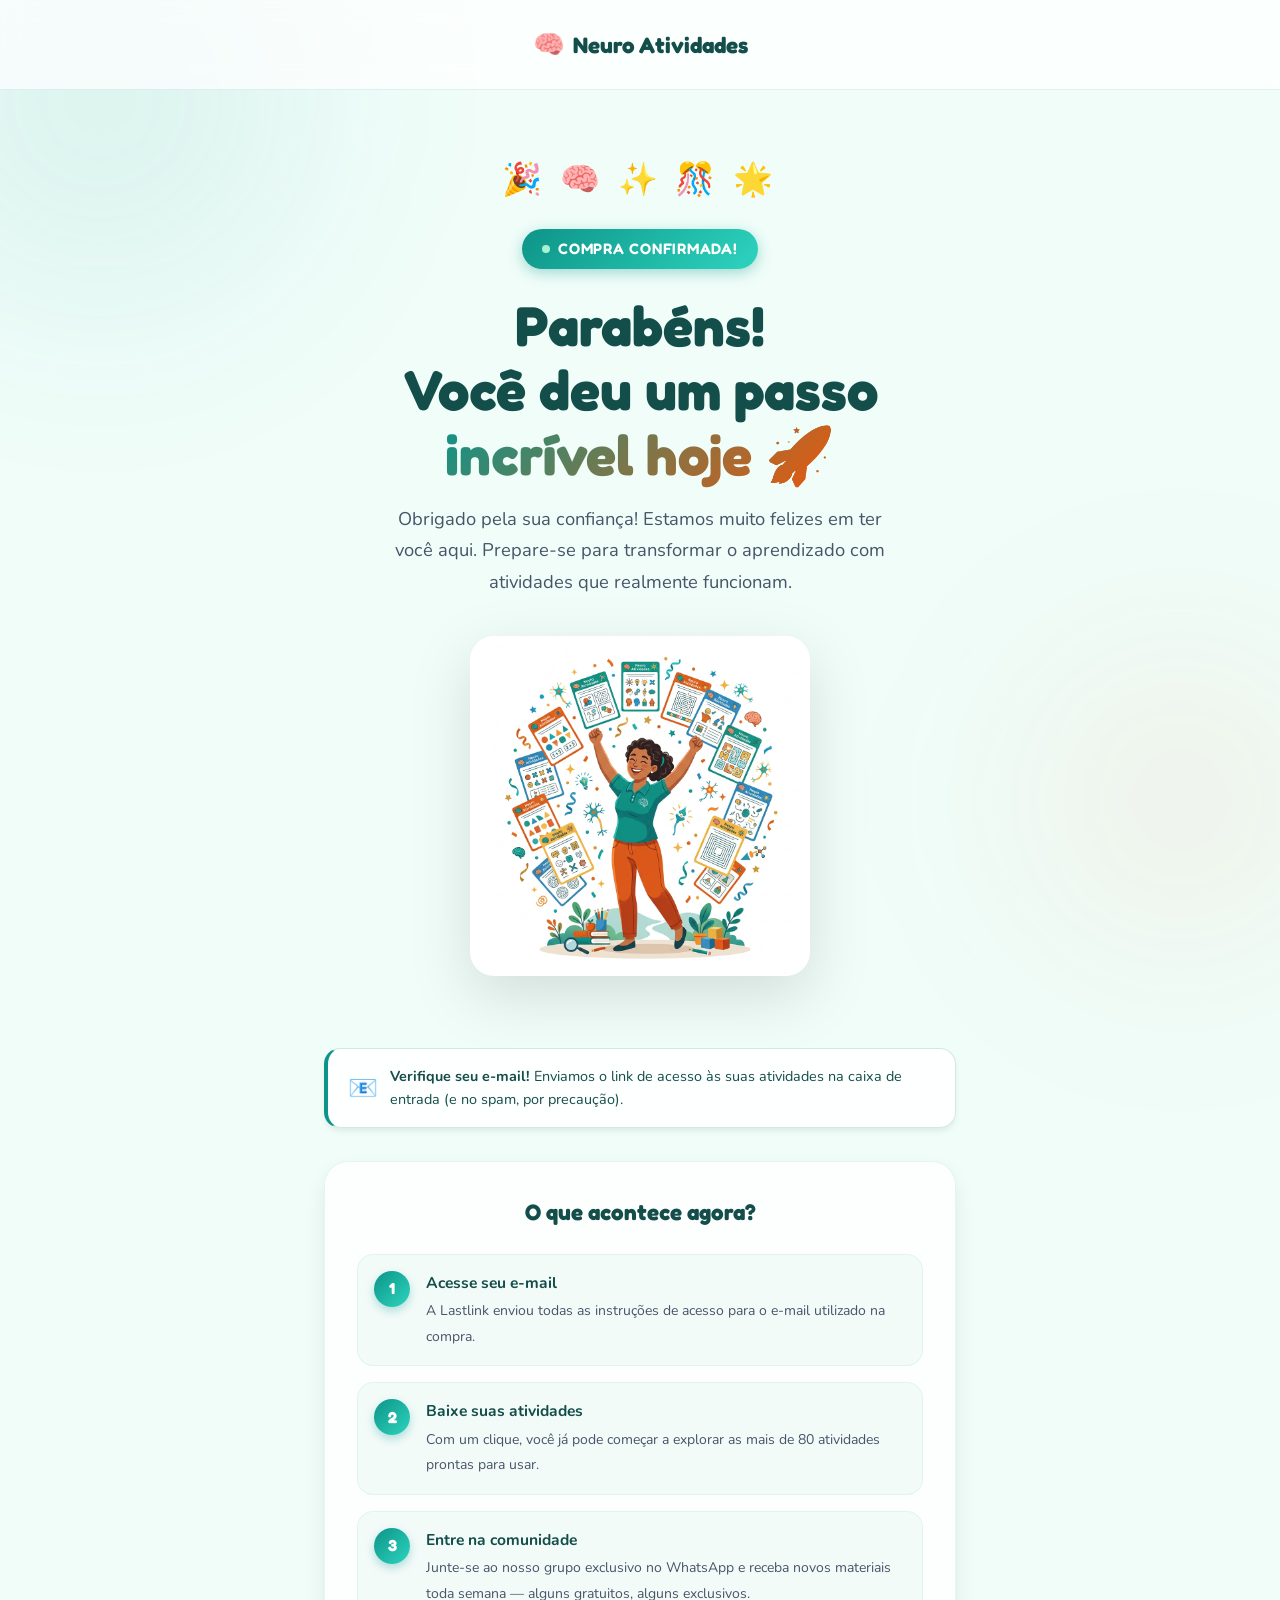
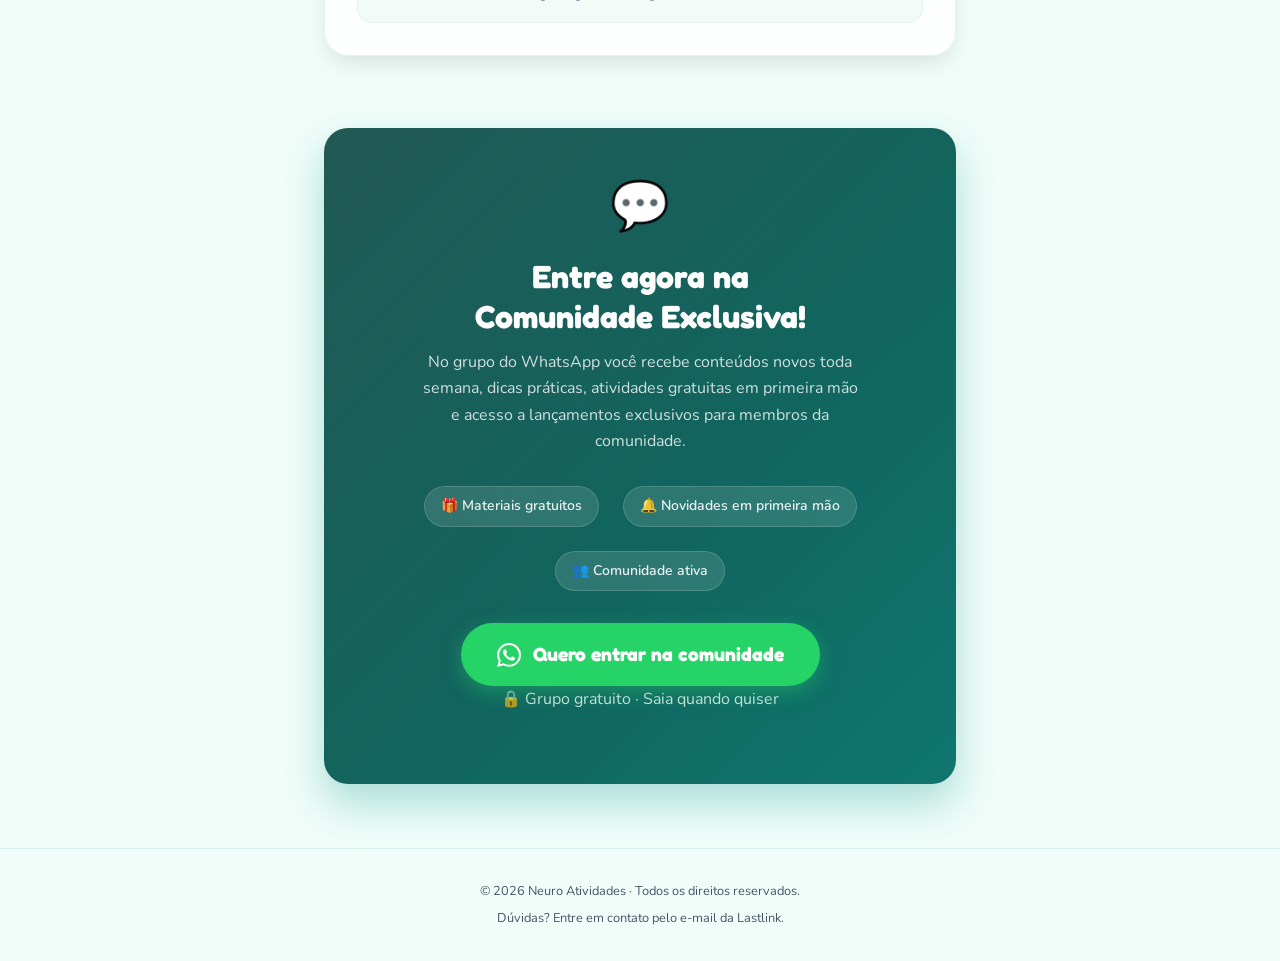
<file: comunidade/index.html>
<!DOCTYPE html>
<html lang="pt-BR">
<head>
    <meta charset="UTF-8" />
    <meta name="viewport" content="width=device-width, initial-scale=1.0" />

    <!-- SEO / Meta -->
    <title>Compra Confirmada 🎉 | Neuro Atividades</title>
    <meta name="description" content="Parabéns! Sua compra das Neuro Atividades foi confirmada. Junte-se à nossa comunidade exclusiva no WhatsApp." />
    <meta name="robots" content="noindex, nofollow" />

    <!-- Open Graph (compartilhamento social se necessário) -->
    <meta property="og:title" content="Obrigado pela sua compra! | Neuro Atividades" />
    <meta property="og:description" content="Acesse agora nossa comunidade exclusiva no WhatsApp e receba novos conteúdos toda semana." />
    <meta property="og:type" content="website" />

    <link rel="stylesheet" href="style.css" />
</head>
<body>

    <div class="page-wrapper">

        <!-- ── Header ── -->
        <header class="page-header">
            <div class="container">
                <a href="#" class="brand-logo" id="brand-link">
                    <span class="brain-icon">🧠</span>
                    Neuro Atividades
                </a>
            </div>
        </header>

        <main>

            <!-- ── Hero ── -->
            <section class="hero">
                <div class="container">

                    <span class="confetti-bar reveal" id="confetti-bar">🎉 🧠 ✨ 🎊 🌟</span>

                    <div class="success-badge reveal reveal-delay-1" id="success-badge">
                        <span class="dot"></span>
                        Compra confirmada!
                    </div>

                    <h1 class="hero-title reveal reveal-delay-2" id="hero-title">
                        Parabéns!<br />
                        Você deu um passo<br />
                        <span class="highlight">incrível hoje 🚀</span>
                    </h1>

                    <p class="hero-subtitle reveal reveal-delay-3" id="hero-subtitle">
                        Obrigado pela sua confiança! Estamos muito felizes em ter você aqui.
                        Prepare-se para transformar o aprendizado com atividades que realmente funcionam.
                    </p>

                    <img
                        src="hero.png"
                        alt="Ilustração comemorativa Neuro Atividades"
                        class="hero-illustration reveal reveal-delay-4"
                        id="hero-illustration"
                        width="340"
                        height="340"
                    />

                </div>
            </section>

            <!-- ── Próximos Passos ── -->
            <section class="steps-section">
                <div class="container">

                    <!-- Email ribbon -->
                    <div class="email-ribbon reveal" id="email-ribbon">
                        <span class="ribbon-icon">📧</span>
                        <div>
                            <strong>Verifique seu e-mail!</strong>
                            Enviamos o link de acesso às suas atividades na caixa de entrada
                            (e no spam, por precaução).
                        </div>
                    </div>

                    <div class="card reveal reveal-delay-1" id="steps-card">
                        <p class="card-title">O que acontece agora?</p>
                        <ul class="steps-list" id="steps-list">

                            <li class="step-item" id="step-1">
                                <div class="step-number">1</div>
                                <div class="step-text">
                                    <strong>Acesse seu e-mail</strong>
                                    <span>A Lastlink enviou todas as instruções de acesso para o e-mail utilizado na compra.</span>
                                </div>
                            </li>

                            <li class="step-item" id="step-2">
                                <div class="step-number">2</div>
                                <div class="step-text">
                                    <strong>Baixe suas atividades</strong>
                                    <span>Com um clique, você já pode começar a explorar as mais de 80 atividades prontas para usar.</span>
                                </div>
                            </li>

                            <li class="step-item" id="step-3">
                                <div class="step-number">3</div>
                                <div class="step-text">
                                    <strong>Entre na comunidade</strong>
                                    <span>Junte-se ao nosso grupo exclusivo no WhatsApp e receba novos materiais toda semana — alguns gratuitos, alguns exclusivos.</span>
                                </div>
                            </li>

                        </ul>
                    </div>

                </div>
            </section>

            <!-- ── Comunidade WhatsApp ── -->
            <section class="community-section">
                <div class="container">

                    <div class="community-card reveal" id="community-card">

                        <span class="community-icon" id="community-icon">💬</span>

                        <h2 id="community-title">
                            Entre agora na<br />
                            Comunidade Exclusiva!
                        </h2>

                        <p id="community-desc">
                            No grupo do WhatsApp você recebe conteúdos novos toda semana,
                            dicas práticas, atividades gratuitas em primeira mão e acesso
                            a lançamentos exclusivos para membros da comunidade.
                        </p>

                        <!-- Benefit pills -->
                        <div class="benefits-row" id="benefits-row">
                            <span class="benefit-pill">🎁 Materiais gratuitos</span>
                            <span class="benefit-pill">🔔 Novidades em primeira mão</span>
                            <span class="benefit-pill">👥 Comunidade ativa</span>
                        </div>

                        <!-- CTA Button -->
                        <a
                            href="https://chat.whatsapp.com/DoJhkRp9wIgEECcXotX4zE"
                            target="_blank"
                            rel="noopener noreferrer"
                            class="btn-wpp"
                            id="btn-whatsapp"
                            aria-label="Entrar na comunidade do WhatsApp"
                        >
                            <!-- WhatsApp official SVG icon -->
                            <svg viewBox="0 0 24 24" xmlns="http://www.w3.org/2000/svg" aria-hidden="true">
                                <path d="M17.472 14.382c-.297-.149-1.758-.867-2.03-.967-.273-.099-.471-.148-.67.15-.197.297-.767.966-.94 1.164-.173.199-.347.223-.644.075-.297-.15-1.255-.463-2.39-1.475-.883-.788-1.48-1.761-1.653-2.059-.173-.297-.018-.458.13-.606.134-.133.298-.347.446-.52.149-.174.198-.298.298-.497.099-.198.05-.371-.025-.52-.075-.149-.669-1.612-.916-2.207-.242-.579-.487-.5-.669-.51-.173-.008-.371-.01-.57-.01-.198 0-.52.074-.792.372-.272.297-1.04 1.016-1.04 2.479 0 1.462 1.065 2.875 1.213 3.074.149.198 2.096 3.2 5.077 4.487.709.306 1.262.489 1.694.625.712.227 1.36.195 1.871.118.571-.085 1.758-.719 2.006-1.413.248-.694.248-1.289.173-1.413-.074-.124-.272-.198-.57-.347m-5.421 7.403h-.004a9.87 9.87 0 01-5.031-1.378l-.361-.214-3.741.982.998-3.648-.235-.374a9.86 9.86 0 01-1.51-5.26c.001-5.45 4.436-9.884 9.888-9.884 2.64 0 5.122 1.03 6.988 2.898a9.825 9.825 0 012.893 6.994c-.003 5.45-4.437 9.884-9.885 9.884m8.413-18.297A11.815 11.815 0 0012.05 0C5.495 0 .16 5.335.157 11.892c0 2.096.547 4.142 1.588 5.945L.057 24l6.305-1.654a11.882 11.882 0 005.683 1.448h.005c6.554 0 11.89-5.335 11.893-11.893a11.821 11.821 0 00-3.48-8.413Z"/>
                            </svg>
                            Quero entrar na comunidade
                        </a>

                        <p class="wpp-note" id="wpp-note">
                            🔒 Grupo gratuito · Saia quando quiser
                        </p>

                    </div>

                </div>
            </section>

        </main>

        <!-- ── Footer ── -->
        <footer class="page-footer" id="page-footer">
            <div class="container">
                <p>© 2026 Neuro Atividades · Todos os direitos reservados.</p>
                <p style="margin-top:0.4rem;">Dúvidas? Entre em contato pelo e-mail da Lastlink.</p>
            </div>
        </footer>

    </div><!-- /.page-wrapper -->

    <script src="main.js"></script>
</body>
</html>
</file>
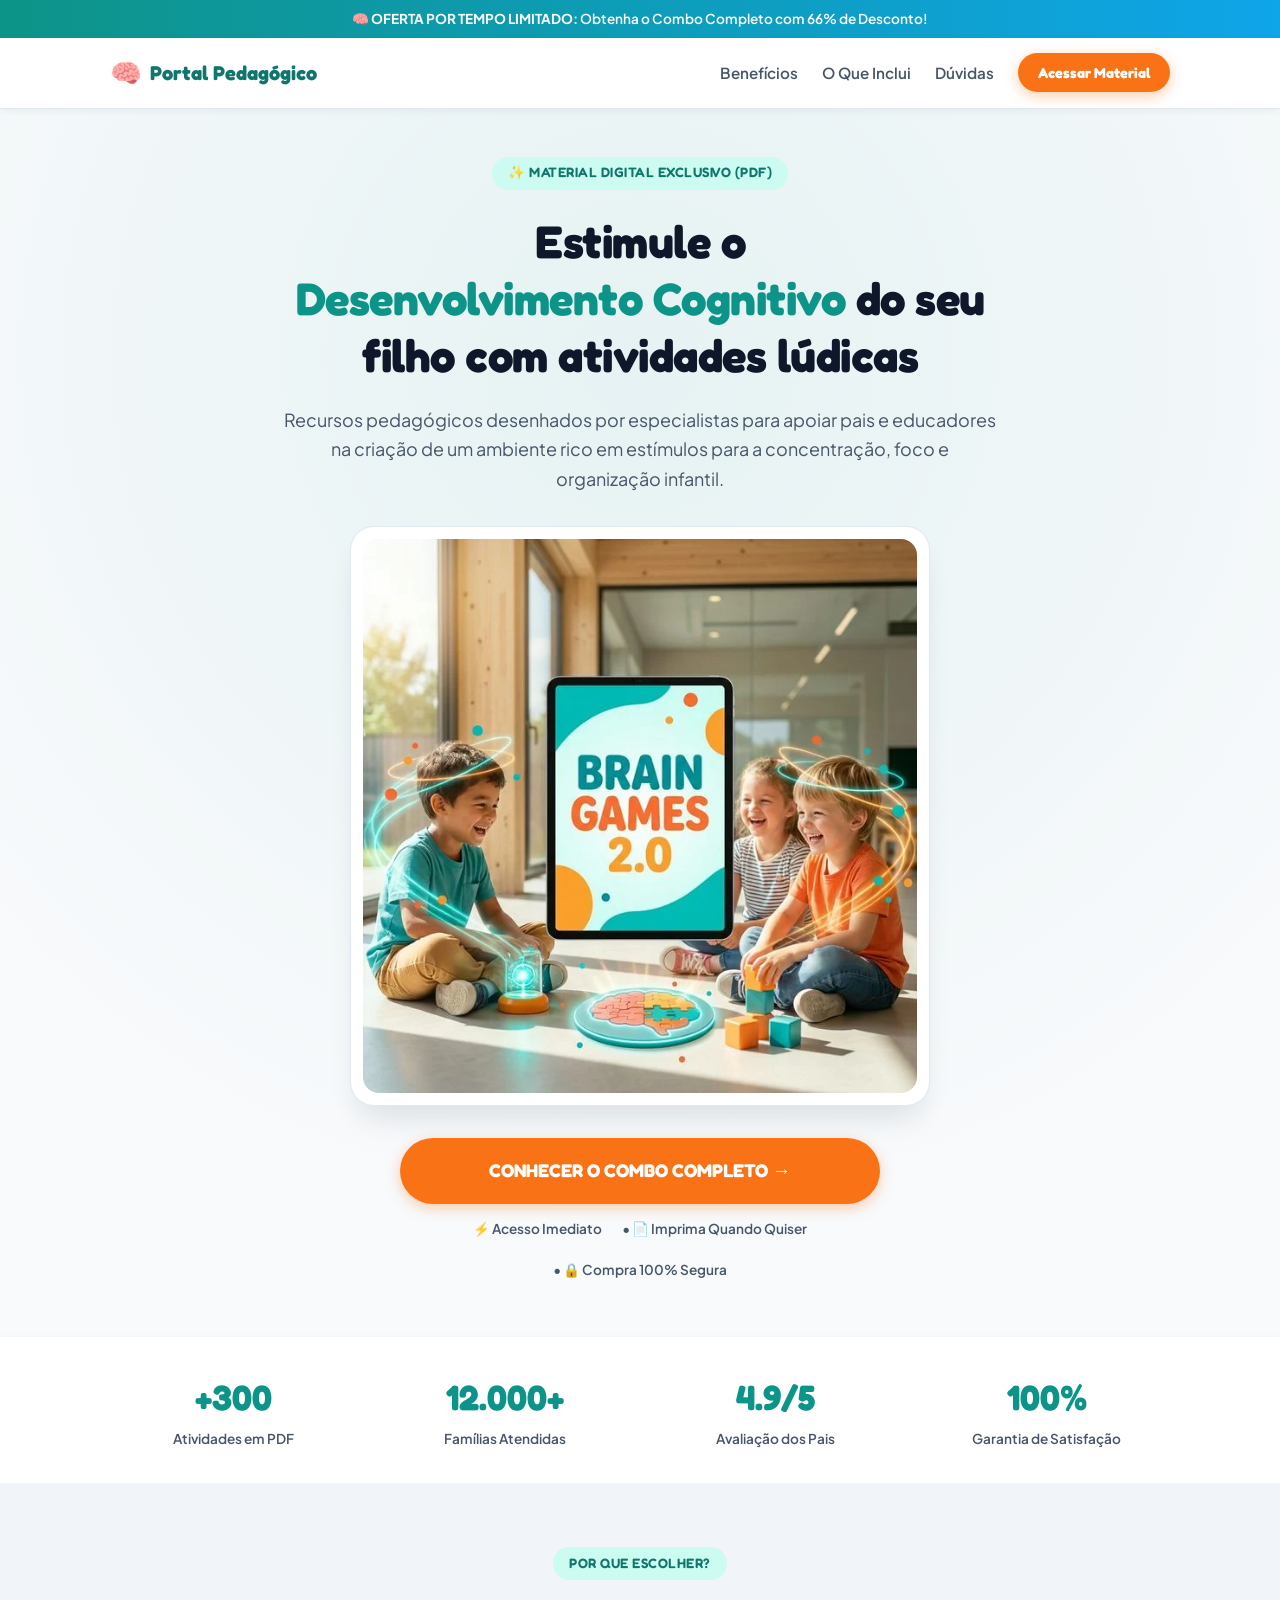
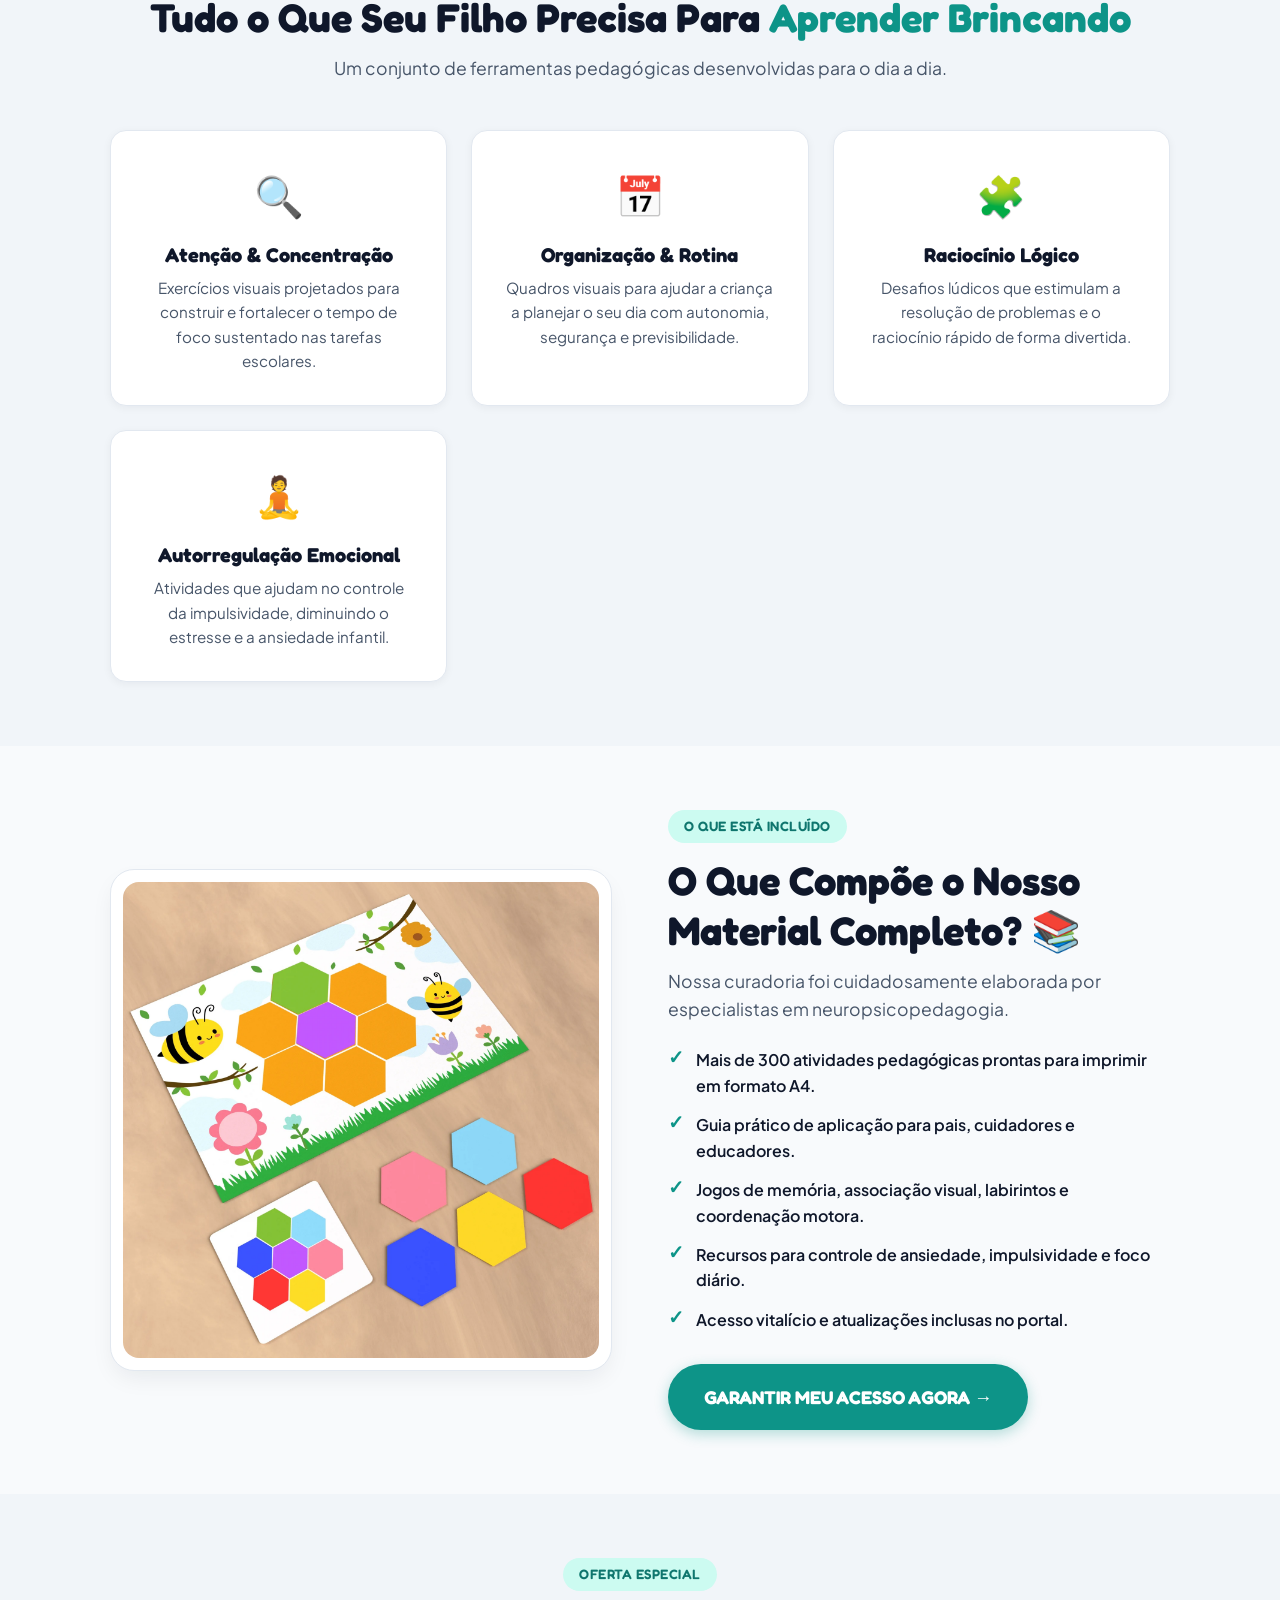
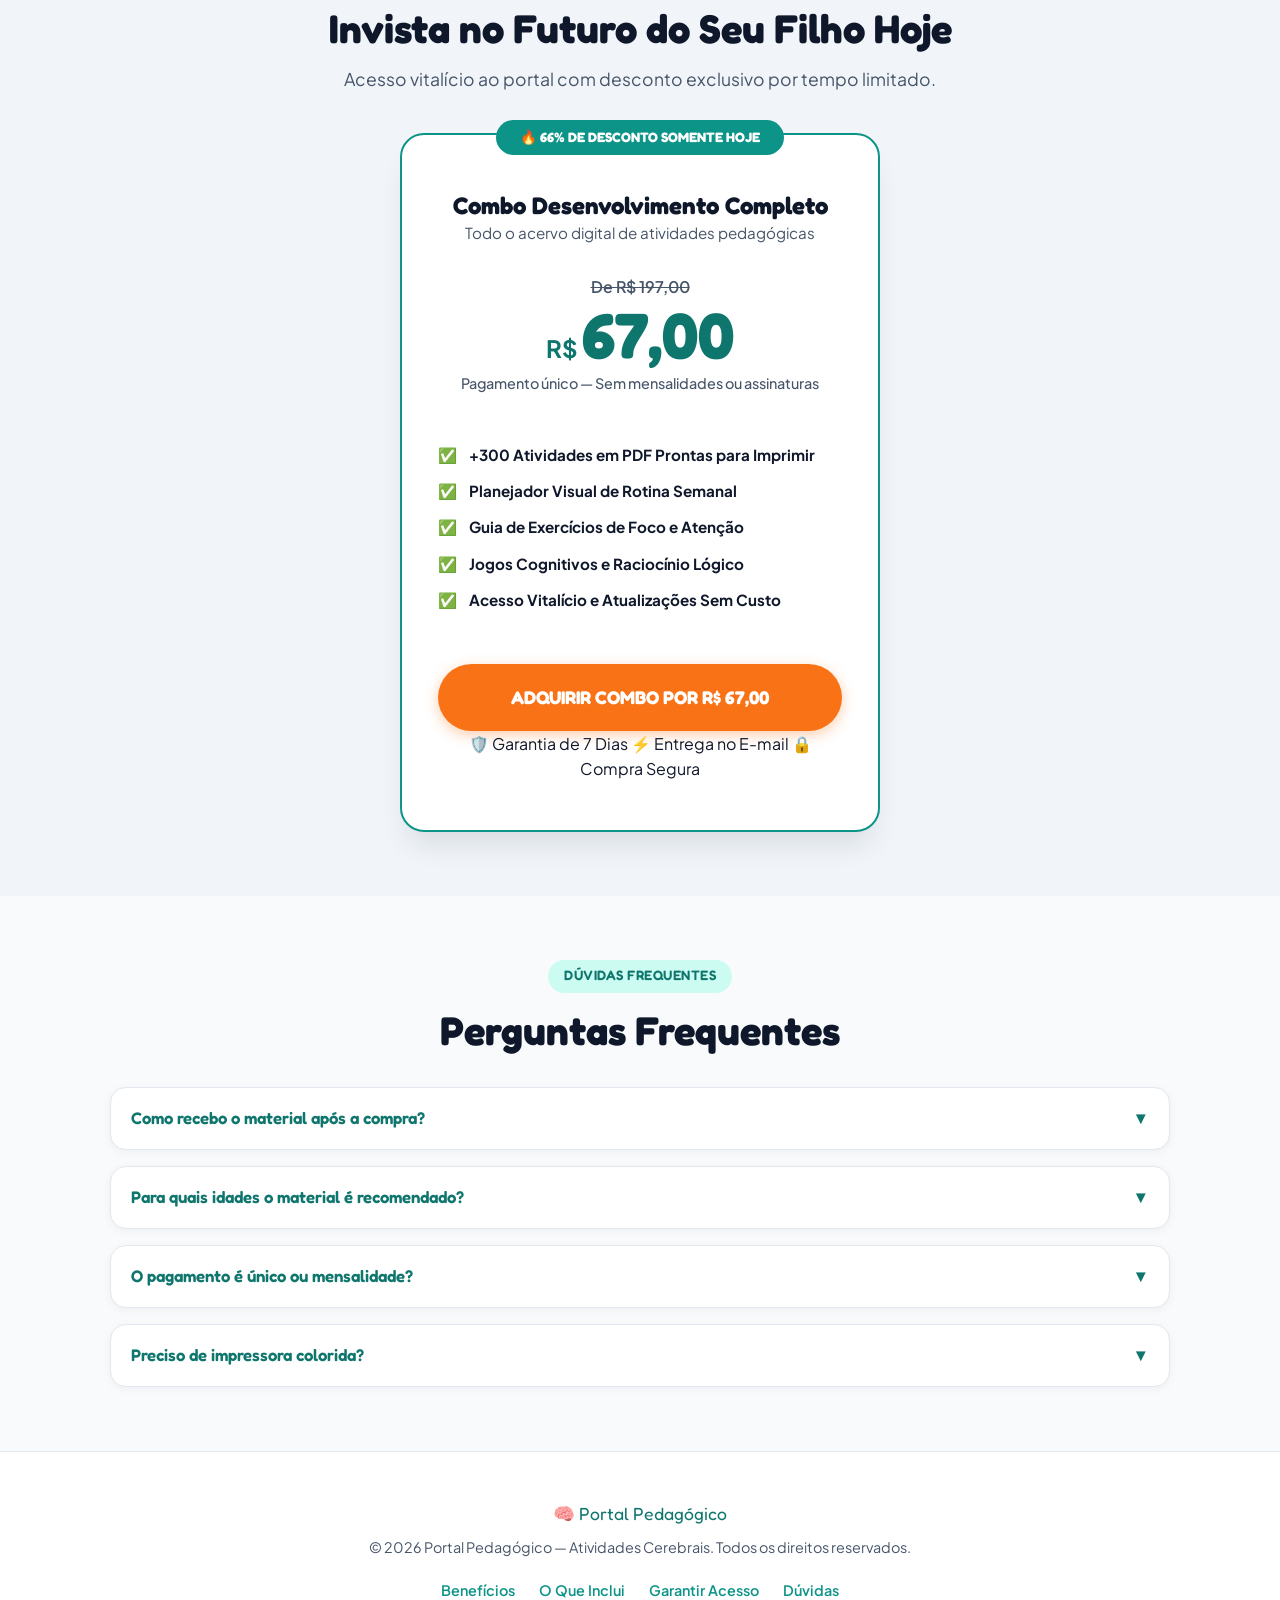
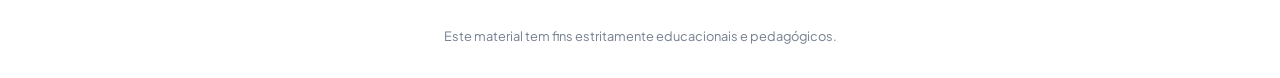
<file: pv01/index.html>
<!DOCTYPE html>
<html lang="pt-BR">

<head>
    <meta charset="UTF-8">
    <meta name="viewport" content="width=device-width, initial-scale=1.0, maximum-scale=5.0">
    <title>Portal Pedagógico — Combo Desenvolvimento Cognitivo Infantil</title>
    <link rel="icon" type="image/webp" href="assets/favicon.webp">
    <meta name="description"
        content="Recursos pedagógicos práticos e lúdicos para estimular o desenvolvimento cognitivo, foco, atenção e organização infantil.">
    
    <!-- Google Fonts -->
    <link rel="preconnect" href="https://fonts.googleapis.com">
    <link rel="preconnect" href="https://fonts.gstatic.com" crossorigin>
    <link href="https://fonts.googleapis.com/css2?family=Plus+Jakarta+Sans:wght@400;500;600;700;800&family=Fredoka:wght@500;600;700&display=swap" rel="stylesheet">

    <link rel="stylesheet" href="style.css">

    <style>
        :root {
            --primary: #0d9488;
            --primary-dark: #0f766e;
            --primary-light: #ccfbf1;
            --accent: #f97316;
            --accent-hover: #ea580c;
            --bg-body: #f8fafc;
            --bg-alt: #f1f5f9;
            --bg-card: #ffffff;
            --text-main: #0f172a;
            --text-muted: #475569;
            --border-light: #e2e8f0;
            --shadow-sm: 0 2px 8px rgba(15, 23, 42, 0.05);
            --shadow-md: 0 10px 25px -5px rgba(15, 23, 42, 0.08);
            --shadow-lg: 0 20px 30px -10px rgba(15, 23, 42, 0.12);
            --radius-md: 16px;
            --radius-lg: 24px;
        }

        * {
            margin: 0;
            padding: 0;
            box-sizing: border-box;
        }

        html {
            scroll-behavior: smooth;
        }

        body {
            font-family: 'Plus Jakarta Sans', -apple-system, BlinkMacSystemFont, sans-serif;
            background-color: var(--bg-body);
            color: var(--text-main);
            line-height: 1.6;
            overflow-x: hidden;
            -webkit-font-smoothing: antialiased;
        }

        h1, h2, h3, h4 {
            font-family: 'Fredoka', cursive, sans-serif;
            font-weight: 700;
            color: var(--text-main);
            line-height: 1.25;
        }

        .container {
            width: 100%;
            max-width: 1100px;
            margin: 0 auto;
            padding: 0 1.25rem;
        }

        .text-center {
            text-align: center;
        }

        .section {
            padding: 4rem 0;
        }

        .bg-alt {
            background-color: var(--bg-alt);
        }

        .section-tag {
            display: inline-block;
            background: var(--primary-light);
            color: var(--primary-dark);
            font-family: 'Fredoka', sans-serif;
            font-weight: 600;
            font-size: 0.85rem;
            padding: 0.35rem 1rem;
            border-radius: 999px;
            text-transform: uppercase;
            letter-spacing: 0.5px;
            margin-bottom: 0.75rem;
        }

        .section-title {
            font-size: clamp(1.75rem, 4vw, 2.5rem);
            margin-bottom: 0.75rem;
        }

        .section-subtitle {
            font-size: 1.1rem;
            color: var(--text-muted);
            max-width: 680px;
            margin: 0 auto;
        }

        .highlight {
            color: var(--primary);
            position: relative;
            display: inline-block;
        }

        /* Top Announcement Bar */
        .top-bar {
            background: linear-gradient(90deg, #0d9488, #0ea5e9);
            color: #ffffff;
            text-align: center;
            padding: 0.5rem 1rem;
            font-size: 0.85rem;
            font-weight: 600;
        }

        /* Navbar Header */
        .header {
            background: #ffffff;
            position: sticky;
            top: 0;
            z-index: 1000;
            box-shadow: var(--shadow-sm);
            border-bottom: 1px solid var(--border-light);
        }

        .header-inner {
            display: flex;
            justify-content: space-between;
            align-items: center;
            height: 70px;
        }

        .logo {
            display: flex;
            align-items: center;
            gap: 0.5rem;
            text-decoration: none;
        }

        .logo-icon {
            font-size: 1.6rem;
        }

        .logo-text {
            font-family: 'Fredoka', sans-serif;
            font-weight: 700;
            font-size: 1.25rem;
            color: var(--primary-dark);
        }

        .nav-menu {
            display: flex;
            align-items: center;
            gap: 1.5rem;
        }

        .nav-link {
            text-decoration: none;
            color: var(--text-muted);
            font-weight: 600;
            font-size: 0.95rem;
            transition: color 0.2s;
        }

        .nav-link:hover {
            color: var(--primary);
        }

        /* Buttons */
        .btn {
            display: inline-flex;
            align-items: center;
            justify-content: center;
            gap: 0.5rem;
            padding: 0.85rem 1.75rem;
            border-radius: 999px;
            font-family: 'Fredoka', sans-serif;
            font-weight: 700;
            font-size: 1rem;
            text-decoration: none;
            cursor: pointer;
            border: none;
            transition: all 0.25s ease;
            text-align: center;
            box-sizing: border-box;
            white-space: nowrap;
        }

        .btn-sm {
            padding: 0.5rem 1.25rem;
            font-size: 0.9rem;
        }

        .btn-lg {
            padding: 1.15rem 2.25rem;
            font-size: 1.15rem;
        }

        .btn-primary {
            background-color: var(--accent);
            color: #ffffff !important;
            box-shadow: 0 4px 14px rgba(249, 115, 22, 0.35);
        }

        .btn-primary:hover {
            background-color: var(--accent-hover);
            transform: translateY(-2px);
            box-shadow: 0 8px 20px rgba(249, 115, 22, 0.45);
        }

        .btn-secondary {
            background-color: var(--primary);
            color: #ffffff !important;
            box-shadow: 0 4px 14px rgba(13, 148, 136, 0.3);
        }

        .btn-secondary:hover {
            background-color: var(--primary-dark);
            transform: translateY(-2px);
        }

        /* Hero Section (Centred, Order: Headline -> Subheadline -> Image -> Button) */
        .hero {
            background: radial-gradient(circle at 50% 20%, rgba(13, 148, 136, 0.08) 0%, rgba(255, 255, 255, 0) 75%);
            padding: 3rem 0 3.5rem;
        }

        .hero-wrapper {
            display: flex;
            flex-direction: column;
            align-items: center;
            max-width: 800px;
            margin: 0 auto;
        }

        .hero-title {
            font-size: clamp(2.1rem, 4.5vw, 2.85rem);
            margin: 0.75rem 0 1.25rem;
            letter-spacing: -0.5px;
            text-align: center;
        }

        .hero-subtitle {
            font-size: 1.125rem;
            color: var(--text-muted);
            margin-bottom: 2rem;
            line-height: 1.65;
            text-align: center;
            max-width: 720px;
        }

        .hero-media-box {
            width: 100%;
            max-width: 580px;
            margin-bottom: 2rem;
        }

        .hero-media-card {
            background: #ffffff;
            padding: 0.75rem;
            border-radius: var(--radius-lg);
            box-shadow: var(--shadow-lg);
            border: 1px solid var(--border-light);
        }

        .hero-img {
            width: 100%;
            height: auto;
            border-radius: var(--radius-md);
            display: block;
            object-fit: cover;
        }

        .hero-cta-box {
            display: flex;
            flex-direction: column;
            align-items: center;
            gap: 0.85rem;
            width: 100%;
            max-width: 480px;
        }

        .hero-cta-box .btn {
            width: 100%;
        }

        .hero-trust-list {
            display: flex;
            flex-wrap: wrap;
            justify-content: center;
            gap: 1.25rem;
            font-size: 0.85rem;
            font-weight: 600;
            color: var(--text-muted);
        }

        .hero-trust-item {
            display: flex;
            align-items: center;
            gap: 0.35rem;
        }

        /* Proof Bar */
        .proof-bar {
            background: #ffffff;
            border-y: 1px solid var(--border-light);
            padding: 2rem 0;
            box-shadow: var(--shadow-sm);
        }

        .proof-grid {
            display: grid;
            grid-template-columns: repeat(4, 1fr);
            gap: 1.5rem;
            text-align: center;
        }

        .proof-num {
            font-family: 'Fredoka', sans-serif;
            font-size: 2.2rem;
            font-weight: 700;
            color: var(--primary);
            display: block;
        }

        .proof-desc {
            font-size: 0.85rem;
            color: var(--text-muted);
            font-weight: 600;
        }

        /* Benefits Grid */
        .benefits-grid {
            display: grid;
            grid-template-columns: repeat(auto-fit, minmax(260px, 1fr));
            gap: 1.5rem;
            margin-top: 3rem;
        }

        .benefit-card {
            background: var(--bg-card);
            padding: 2rem;
            border-radius: var(--radius-md);
            border: 1px solid var(--border-light);
            box-shadow: var(--shadow-sm);
            transition: all 0.3s ease;
        }

        .benefit-card:hover {
            transform: translateY(-4px);
            box-shadow: var(--shadow-md);
            border-color: var(--primary-light);
        }

        .benefit-icon {
            font-size: 2.5rem;
            margin-bottom: 1rem;
            display: inline-block;
        }

        .benefit-title {
            font-size: 1.25rem;
            margin-bottom: 0.5rem;
        }

        .benefit-desc {
            font-size: 0.95rem;
            color: var(--text-muted);
        }

        /* Content Showcase */
        .showcase-grid {
            display: grid;
            grid-template-columns: 1fr 1fr;
            gap: 3.5rem;
            align-items: center;
        }

        .showcase-card {
            background: #ffffff;
            padding: 0.75rem;
            border-radius: var(--radius-lg);
            box-shadow: var(--shadow-md);
            border: 1px solid var(--border-light);
        }

        .showcase-img {
            width: 100%;
            height: auto;
            border-radius: var(--radius-md);
            display: block;
        }

        .check-list {
            list-style: none;
            margin: 1.5rem 0 2rem;
        }

        .check-list li {
            display: flex;
            align-items: flex-start;
            gap: 0.75rem;
            margin-bottom: 0.85rem;
            font-weight: 600;
            font-size: 1rem;
        }

        .check-list .check {
            color: var(--primary);
            font-size: 1.2rem;
            line-height: 1;
        }

        /* Offer Section */
        .offer-wrapper {
            display: flex;
            justify-content: center;
            margin-top: 2.5rem;
        }

        .plan-card {
            background: #ffffff;
            padding: 3rem 2.25rem;
            border-radius: var(--radius-lg);
            border: 2.5px solid var(--primary);
            max-width: 480px;
            width: 100%;
            position: relative;
            box-shadow: var(--shadow-lg);
            text-align: center;
        }

        .plan-badge {
            position: absolute;
            top: -15px;
            left: 50%;
            transform: translateX(-50%);
            background: var(--primary);
            color: #ffffff;
            padding: 0.4rem 1.5rem;
            border-radius: 999px;
            font-family: 'Fredoka', sans-serif;
            font-weight: 700;
            font-size: 0.85rem;
            white-space: nowrap;
        }

        .price-box {
            margin: 1.75rem 0;
        }

        .old-price {
            text-decoration: line-through;
            color: var(--text-muted);
            font-size: 1rem;
            font-weight: 600;
        }

        .main-price {
            display: flex;
            justify-content: center;
            align-items: baseline;
            gap: 0.25rem;
            color: var(--primary-dark);
            margin: 0.25rem 0;
        }

        .currency {
            font-size: 1.5rem;
            font-weight: 700;
        }

        .value {
            font-family: 'Fredoka', sans-serif;
            font-size: 4rem;
            font-weight: 700;
            line-height: 1;
        }

        .price-info {
            font-size: 0.9rem;
            color: var(--text-muted);
            font-weight: 500;
        }

        .plan-features {
            list-style: none;
            text-align: left;
            margin: 1.75rem 0 2rem;
            border-y: 1px solid var(--border-light);
            padding: 1.25rem 0;
        }

        .plan-features li {
            margin-bottom: 0.75rem;
            display: flex;
            align-items: center;
            gap: 0.75rem;
            font-size: 0.95rem;
        }

        .plan-features li:last-child {
            margin-bottom: 0;
        }

        .pulse {
            animation: pulse 2s infinite;
        }

        @keyframes pulse {
            0% { transform: scale(1); }
            50% { transform: scale(1.02); }
            100% { transform: scale(1); }
        }

        /* FAQ */
        .faq-accordion {
            margin-top: 2rem;
            display: flex;
            flex-direction: column;
            gap: 1rem;
        }

        .faq-item {
            background: #ffffff;
            border-radius: var(--radius-md);
            border: 1px solid var(--border-light);
            overflow: hidden;
            box-shadow: var(--shadow-sm);
        }

        .faq-question {
            width: 100%;
            padding: 1.25rem;
            background: none;
            border: none;
            text-align: left;
            font-family: 'Fredoka', cursive, sans-serif;
            font-weight: 600;
            font-size: 1.05rem;
            color: var(--primary-dark);
            display: flex;
            justify-content: space-between;
            align-items: center;
            cursor: pointer;
        }

        .faq-answer {
            padding: 0 1.25rem 1.25rem;
            color: var(--text-muted);
            font-size: 0.95rem;
            display: none;
        }

        .faq-item.active .faq-answer {
            display: block;
        }

        /* Footer */
        .footer {
            background: #ffffff;
            padding: 3rem 0 2rem;
            border-top: 1px solid var(--border-light);
            font-size: 0.9rem;
            color: var(--text-muted);
            text-align: center;
        }

        .footer-links {
            margin: 1.25rem 0;
            display: flex;
            justify-content: center;
            gap: 1.5rem;
        }

        .footer-links a {
            color: var(--primary);
            text-decoration: none;
            font-weight: 600;
        }

        .disclaimer {
            margin-top: 1.5rem;
            font-size: 0.8rem;
            opacity: 0.75;
        }

        /* Mobile Responsive */
        @media (max-width: 768px) {
            .header-inner {
                height: 60px;
            }

            .nav-menu a.nav-link {
                display: none;
            }

            .logo-text {
                font-size: 1.05rem;
            }

            .hero {
                padding: 2rem 0 2.5rem;
            }

            .hero-title {
                font-size: 2.1rem;
            }

            .showcase-grid {
                grid-template-columns: 1fr;
                gap: 2rem;
                text-align: center;
            }

            .proof-grid {
                grid-template-columns: repeat(2, 1fr);
                gap: 1.25rem;
            }

            .proof-num {
                font-size: 1.75rem;
            }

            .plan-card {
                padding: 2.25rem 1.25rem;
            }

            .btn.lg {
                padding: 1rem 1.5rem;
                font-size: 1.05rem;
                width: 100%;
            }

            .check-list li {
                text-align: left;
            }
        }
    </style>

    <!-- Meta Pixel Code -->
    <script>
        !function (f, b, e, v, n, t, s) {
            if (f.fbq) return; n = f.fbq = function () {
                n.callMethod ?
                    n.callMethod.apply(n, arguments) : n.queue.push(arguments)
            };
            if (!f._fbq) f._fbq = n; n.push = n; n.loaded = !0; n.version = '2.0';
            n.queue = []; t = b.createElement(e); t.async = !0;
            t.src = v; s = b.getElementsByTagName(e)[0];
            s.parentNode.insertBefore(t, s)
        }(window, document, 'script',
            'https://connect.facebook.net/en_US/fbevents.js');
        fbq('init', '989077889145785');
        fbq('track', 'PageView');
    </script>
    <noscript>
        <img height="1" width="1" style="display:none"
            src="https://www.facebook.com/tr?id=989077889145785&ev=PageView&noscript=1" />
    </noscript>
    <!-- End Meta Pixel Code -->
</head>

<body>

    <!-- Top Announcement Bar -->
    <div class="top-bar">
        🧠 <strong>OFERTA POR TEMPO LIMITADO:</strong> Obtenha o Combo Completo com 66% de Desconto!
    </div>

    <!-- Header Navbar -->
    <header class="header">
        <div class="container header-inner">
            <a href="#" class="logo">
                <span class="logo-icon">🧠</span>
                <span class="logo-text">Portal Pedagógico</span>
            </a>
            <nav class="nav-menu">
                <a href="#beneficios" class="nav-link">Benefícios</a>
                <a href="#conteudo" class="nav-link">O Que Inclui</a>
                <a href="#faq" class="nav-link">Dúvidas</a>
                <a href="#oferta" class="btn btn-sm btn-primary">Acessar Material</a>
            </nav>
        </div>
    </header>

    <!-- Hero Section (Strict Order: Tag -> Headline -> Subheadline -> Image -> Button CTA) -->
    <section class="hero">
        <div class="container hero-wrapper text-center">
            
            <!-- 1. Tag / Badge -->
            <span class="section-tag">✨ Material Digital Exclusivo (PDF)</span>
            
            <!-- 2. Headline -->
            <h1 class="hero-title">Estimule o <span class="highlight">Desenvolvimento Cognitivo</span> do seu filho com atividades lúdicas</h1>
            
            <!-- 3. Subheadline -->
            <p class="hero-subtitle">Recursos pedagógicos desenhados por especialistas para apoiar pais e educadores na criação de um ambiente rico em estímulos para a concentração, foco e organização infantil.</p>
            
            <!-- 4. Imagem -->
            <div class="hero-media-box">
                <div class="hero-media-card">
                    <img src="./assets/hero_main.webp" alt="Atividades Pedagógicas Cerebrais" class="hero-img">
                </div>
            </div>
            
            <!-- 5. Botão CTA & Trust List -->
            <div class="hero-cta-box">
                <a href="#oferta" class="btn btn-primary btn-lg pulse">CONHECER O COMBO COMPLETO →</a>
                <div class="hero-trust-list">
                    <span class="hero-trust-item">⚡ Acesso Imediato</span>
                    <span class="hero-trust-item">• 📄 Imprima Quando Quiser</span>
                    <span class="hero-trust-item">• 🔒 Compra 100% Segura</span>
                </div>
            </div>

        </div>
    </section>

    <!-- Proof Bar -->
    <section class="proof-bar">
        <div class="container">
            <div class="proof-grid">
                <div>
                    <span class="proof-num">+300</span>
                    <span class="proof-desc">Atividades em PDF</span>
                </div>
                <div>
                    <span class="proof-num">12.000+</span>
                    <span class="proof-desc">Famílias Atendidas</span>
                </div>
                <div>
                    <span class="proof-num">4.9/5</span>
                    <span class="proof-desc">Avaliação dos Pais</span>
                </div>
                <div>
                    <span class="proof-num">100%</span>
                    <span class="proof-desc">Garantia de Satisfação</span>
                </div>
            </div>
        </div>
    </section>

    <!-- Benefits Section -->
    <section id="beneficios" class="section bg-alt">
        <div class="container text-center">
            <span class="section-tag">Por Que Escolher?</span>
            <h2 class="section-title">Tudo o Que Seu Filho Precisa Para <span class="highlight">Aprender Brincando</span></h2>
            <p class="section-subtitle">Um conjunto de ferramentas pedagógicas desenvolvidas para o dia a dia.</p>
            
            <div class="benefits-grid">
                <div class="benefit-card">
                    <span class="benefit-icon">🔍</span>
                    <h3 class="benefit-title">Atenção & Concentração</h3>
                    <p class="benefit-desc">Exercícios visuais projetados para construir e fortalecer o tempo de foco sustentado nas tarefas escolares.</p>
                </div>
                <div class="benefit-card">
                    <span class="benefit-icon">📅</span>
                    <h3 class="benefit-title">Organização & Rotina</h3>
                    <p class="benefit-desc">Quadros visuais para ajudar a criança a planejar o seu dia com autonomia, segurança e previsibilidade.</p>
                </div>
                <div class="benefit-card">
                    <span class="benefit-icon">🧩</span>
                    <h3 class="benefit-title">Raciocínio Lógico</h3>
                    <p class="benefit-desc">Desafios lúdicos que estimulam a resolução de problemas e o raciocínio rápido de forma divertida.</p>
                </div>
                <div class="benefit-card">
                    <span class="benefit-icon">🧘</span>
                    <h3 class="benefit-title">Autorregulação Emocional</h3>
                    <p class="benefit-desc">Atividades que ajudam no controle da impulsividade, diminuindo o estresse e a ansiedade infantil.</p>
                </div>
            </div>
        </div>
    </section>

    <!-- Content Showcase -->
    <section id="conteudo" class="section">
        <div class="container showcase-grid">
            <div class="showcase-media">
                <div class="showcase-card">
                    <img src="./assets/carousel_1.webp" alt="Amostra do Material Pedagógico" class="showcase-img">
                </div>
            </div>
            <div class="showcase-content">
                <span class="section-tag">O Que Está Incluído</span>
                <h2 class="section-title">O Que Compõe o Nosso Material Completo? 📚</h2>
                <p class="section-subtitle" style="text-align: left; margin: 0;">Nossa curadoria foi cuidadosamente elaborada por especialistas em neuropsicopedagogia.</p>
                <ul class="check-list">
                    <li><span class="check">✓</span> Mais de 300 atividades pedagógicas prontas para imprimir em formato A4.</li>
                    <li><span class="check">✓</span> Guia prático de aplicação para pais, cuidadores e educadores.</li>
                    <li><span class="check">✓</span> Jogos de memória, associação visual, labirintos e coordenação motora.</li>
                    <li><span class="check">✓</span> Recursos para controle de ansiedade, impulsividade e foco diário.</li>
                    <li><span class="check">✓</span> Acesso vitalício e atualizações inclusas no portal.</li>
                </ul>
                <a href="#oferta" class="btn btn-secondary btn-lg">GARANTIR MEU ACESSO AGORA →</a>
            </div>
        </div>
    </section>

    <!-- Offer Section -->
    <section id="oferta" class="section offer bg-alt">
        <div class="container text-center">
            <span class="section-tag">Oferta Especial</span>
            <h2 class="section-title">Invista no Futuro do Seu Filho Hoje</h2>
            <p class="section-subtitle">Acesso vitalício ao portal com desconto exclusivo por tempo limitado.</p>

            <div class="offer-wrapper">
                <div class="plan-card">
                    <span class="plan-badge">🔥 66% DE DESCONTO SOMENTE HOJE</span>
                    <h3 style="font-size: 1.5rem; margin-top: 0.5rem;">Combo Desenvolvimento Completo</h3>
                    <p style="color: var(--text-muted); font-size: 0.95rem;">Todo o acervo digital de atividades pedagógicas</p>
                    
                    <div class="price-box">
                        <span class="old-price">De R$ 197,00</span>
                        <div class="main-price">
                            <span class="currency">R$</span>
                            <span class="value">67,00</span>
                        </div>
                        <p class="price-info">Pagamento único — Sem mensalidades ou assinaturas</p>
                    </div>

                    <ul class="plan-features">
                        <li><span style="color: var(--primary);">✅</span> <strong>+300 Atividades em PDF Prontas para Imprimir</strong></li>
                        <li><span style="color: var(--primary);">✅</span> <strong>Planejador Visual de Rotina Semanal</strong></li>
                        <li><span style="color: var(--primary);">✅</span> <strong>Guia de Exercícios de Foco e Atenção</strong></li>
                        <li><span style="color: var(--primary);">✅</span> <strong>Jogos Cognitivos e Raciocínio Lógico</strong></li>
                        <li><span style="color: var(--primary);">✅</span> <strong>Acesso Vitalício e Atualizações Sem Custo</strong></li>
                    </ul>

                    <a href="https://pay.lowify.com.br/checkout?product_id=Vpu1ii" class="btn btn-primary btn-lg pulse" style="width: 100%;">ADQUIRIR COMBO POR R$ 67,00</a>
                    
                    <div class="trust-badges">
                        <span>🛡️ Garantia de 7 Dias</span>
                        <span>⚡ Entrega no E-mail</span>
                        <span>🔒 Compra Segura</span>
                    </div>
                </div>
            </div>
        </div>
    </section>

    <!-- FAQ Section -->
    <section id="faq" class="section">
        <div class="container max-md">
            <div class="text-center">
                <span class="section-tag">Dúvidas Frequentes</span>
                <h2 class="section-title">Perguntas Frequentes</h2>
            </div>
            <div class="faq-accordion">
                <div class="faq-item">
                    <button class="faq-question">Como recebo o material após a compra? <span class="arrow">▼</span></button>
                    <div class="faq-answer">
                        <p>O acesso é 100% digital e imediato. Logo após a confirmação do pagamento, você receberá um e-mail com os dados de acesso para baixar e imprimir todos os arquivos em PDF quando quiser.</p>
                    </div>
                </div>
                <div class="faq-item">
                    <button class="faq-question">Para quais idades o material é recomendado? <span class="arrow">▼</span></button>
                    <div class="faq-answer">
                        <p>O combo foi desenvolvido para crianças de 3 a 12 anos de idade, com atividades adaptáveis para cada etapa do desenvolvimento cognitivo.</p>
                    </div>
                </div>
                <div class="faq-item">
                    <button class="faq-question">O pagamento é único ou mensalidade? <span class="arrow">▼</span></button>
                    <div class="faq-answer">
                        <p>O pagamento é 100% único! Não existe nenhuma mensalidade ou cobrança recorrente. Você paga uma única vez e garante acesso vitalício a todo o conteúdo.</p>
                    </div>
                </div>
                <div class="faq-item">
                    <button class="faq-question">Preciso de impressora colorida? <span class="arrow">▼</span></button>
                    <div class="faq-answer">
                        <p>Não é obrigatório! A grande maioria das atividades pode ser impressa em preto e branco perfeitamente, permitindo inclusive que a criança pinte e personalize as folhas.</p>
                    </div>
                </div>
            </div>
        </div>
    </section>

    <!-- Footer -->
    <footer class="footer">
        <div class="container">
            <p style="font-family: 'Fredoka', sans-serif; font-size: 1.1rem; color: var(--primary-dark); margin-bottom: 0.5rem;">🧠 Portal Pedagógico</p>
            <p>&copy; 2026 Portal Pedagógico — Atividades Cerebrais. Todos os direitos reservados.</p>
            <div class="footer-links">
                <a href="#beneficios">Benefícios</a>
                <a href="#conteudo">O Que Inclui</a>
                <a href="#oferta">Garantir Acesso</a>
                <a href="#faq">Dúvidas</a>
            </div>
            <p class="disclaimer">Este material tem fins estritamente educacionais e pedagógicos.</p>
        </div>
    </footer>

    <script src="main.js"></script>
</body>

</html>
</file>
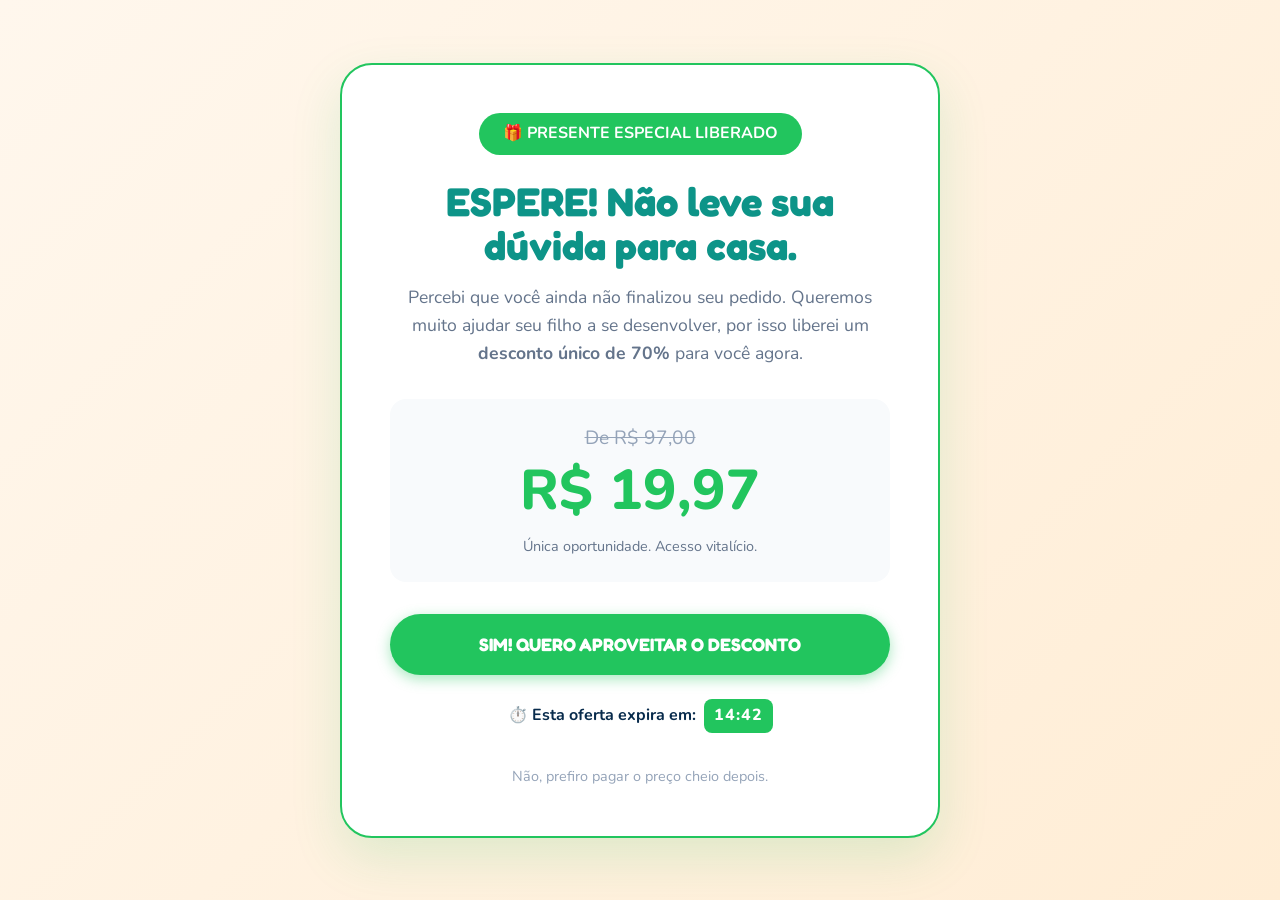
<file: desconto.html>
<!DOCTYPE html>
<html lang="pt-BR">

<head>
    <meta charset="UTF-8">
    <meta name="viewport" content="width=device-width, initial-scale=1.0">
    <title>OFERTA EXCLUSIVA - Neuro Atividades</title>
    <link rel="icon" type="image/webp" href="assets/favicon.webp">
    <link rel="stylesheet" href="style.css">
    <!-- Meta Pixel Code -->
    <script>
        !function (f, b, e, v, n, t, s) {
            if (f.fbq) return; n = f.fbq = function () {
                n.callMethod ?
                    n.callMethod.apply(n, arguments) : n.queue.push(arguments)
            };
            if (!f._fbq) f._fbq = n; n.push = n; n.loaded = !0; n.version = '2.0';
            n.queue = []; t = b.createElement(e); t.async = !0;
            t.src = v; s = b.getElementsByTagName(e)[0];
            s.parentNode.insertBefore(t, s)
        }(window, document, 'script',
            'https://connect.facebook.net/en_US/fbevents.js');
        fbq('init', '989077889145785');
        fbq('init', '1720215879241461');
        fbq('init', '2361146014632061');
        fbq('track', 'PageView');
    </script>
    <noscript>
        <img height="1" width="1" style="display:none"
            src="https://www.facebook.com/tr?id=989077889145785&ev=PageView&noscript=1" />
        <img height="1" width="1" style="display:none"
            src="https://www.facebook.com/tr?id=1720215879241461&ev=PageView&noscript=1" />
        <img height="1" width="1" style="display:none"
            src="https://www.facebook.com/tr?id=2361146014632061&ev=PageView&noscript=1" />
    </noscript>
    <!-- End Meta Pixel Code -->
    <script src="https://cdn.utmify.com.br/scripts/utms/latest.js" data-utmify-prevent-xcod-sck
        data-utmify-prevent-subids async defer></script>
    <style>
        .discount-container {
            min-height: 100vh;
            display: flex;
            align-items: center;
            justify-content: center;
            background: linear-gradient(135deg, #FFF7ED 0%, #FFEDD5 100%);
            padding: 2rem 1rem;
        }

        .discount-card {
            max-width: 600px;
            width: 100%;
            background: white;
            border-radius: 2rem;
            padding: 3rem;
            text-align: center;
            box-shadow: 0 20px 50px rgba(34, 197, 94, 0.15);
            border: 2px solid var(--cta);
            position: relative;
            overflow: hidden;
        }

        .discount-badge {
            background: var(--cta);
            color: white;
            padding: 0.5rem 1.5rem;
            border-radius: 2rem;
            font-weight: 700;
            display: inline-block;
            margin-bottom: 1.5rem;
            animation: pulse-glow 2s infinite;
        }

        .discount-card h1 {
            color: var(--primary);
            font-size: 2.5rem;
            margin-bottom: 1rem;
            line-height: 1.1;
        }

        .discount-card p {
            font-size: 1.1rem;
            color: #64748b;
            margin-bottom: 2rem;
        }

        .price-discount {
            margin: 2rem 0;
            padding: 1.5rem;
            background: #F8FAFC;
            border-radius: 1rem;
        }

        .old-price-line {
            text-decoration: line-through;
            color: #94a3b8;
            font-size: 1.2rem;
        }

        .new-price-big {
            font-size: 3.5rem;
            font-weight: 800;
            color: var(--cta);
            display: block;
            margin-top: -0.5rem;
        }

        .timer-warning {
            color: #082B4C;
            font-weight: 700;
            margin-top: 1.5rem;
            display: flex;
            align-items: center;
            justify-content: center;
            gap: 8px;
        }

        @media (max-width: 480px) {
            .discount-card {
                padding: 2rem 1.5rem;
            }

            .discount-card h1 {
                font-size: 1.8rem;
            }

            .new-price-big {
                font-size: 2.8rem;
            }
        }
    </style>
</head>

<body>
    <div class="discount-container">
        <div class="discount-card reveal active">
            <span class="discount-badge">🎁 PRESENTE ESPECIAL LIBERADO</span>
            <h1>ESPERE! Não leve sua dúvida para casa.</h1>
            <p>Percebi que você ainda não finalizou seu pedido. Queremos muito ajudar seu filho a se desenvolver, por
                isso liberei um <strong>desconto único de 70%</strong> para você agora.</p>

            <div class="price-discount">
                <span class="old-price-line">De R$ 97,00</span>
                <span class="new-price-big">R$ 19,97</span>
                <p style="margin: 0; font-size: 0.9rem;">Única oportunidade. Acesso vitalício.</p>
            </div>

            <a href="https://payfast.greenn.com.br/g32kxrn/offer/r9ziuA" class="btn btn-primary lg"
                style="width: 100%;">SIM! QUERO APROVEITAR O DESCONTO</a>

            <div class="timer-warning">
                <span>⏱️ Esta oferta expira em:</span>
                <span id="countdown-timer" class="timer-numbers"
                    style="background: #22c55e; color: #ffffff;">15:00</span>
            </div>

            <a href="index.html"
                style="display: block; margin-top: 2rem; color: #94a3b8; text-decoration: none; font-size: 0.9rem;">Não,
                prefiro pagar o preço cheio depois.</a>
        </div>
    </div>

    <script src="main.js"></script>
</body>

</html>
</file>
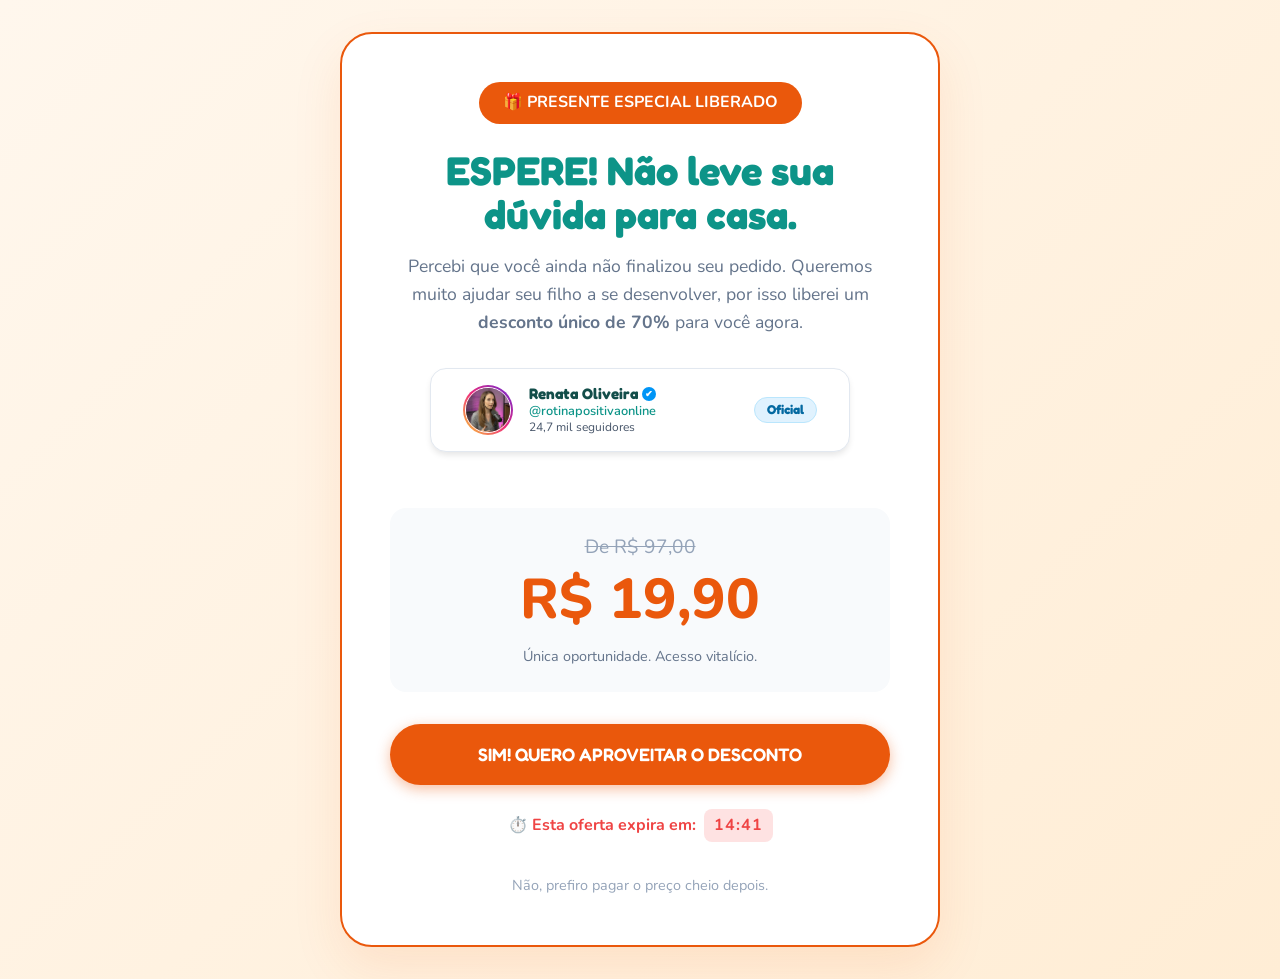
<file: neuro_b/desconto.html>
<!DOCTYPE html>
<html lang="pt-BR">

<head>
    <meta charset="UTF-8">
    <meta name="viewport" content="width=device-width, initial-scale=1.0">
    <title>OFERTA EXCLUSIVA - Atividades Cerebrais 2.0</title>
    <link rel="icon" type="image/webp" href="assets/favicon.webp">
    <link rel="stylesheet" href="style.css">
    <!-- Meta Pixel Code -->
    <script>
        !function (f, b, e, v, n, t, s) {
            if (f.fbq) return; n = f.fbq = function () {
                n.callMethod ?
                    n.callMethod.apply(n, arguments) : n.queue.push(arguments)
            };
            if (!f._fbq) f._fbq = n; n.push = n; n.loaded = !0; n.version = '2.0';
            n.queue = []; t = b.createElement(e); t.async = !0;
            t.src = v; s = b.getElementsByTagName(e)[0];
            s.parentNode.insertBefore(t, s)
        }(window, document, 'script',
            'https://connect.facebook.net/en_US/fbevents.js');
        fbq('init', '1449048196918476');
        fbq('init', '989077889145785');
        fbq('track', 'PageView');
    </script>
    <noscript>
        <img height="1" width="1" style="display:none"
            src="https://www.facebook.com/tr?id=1449048196918476&ev=PageView&noscript=1" />
        <img height="1" width="1" style="display:none"
            src="https://www.facebook.com/tr?id=989077889145785&ev=PageView&noscript=1" />
    </noscript>
    <!-- End Meta Pixel Code -->
    <script src="https://cdn.utmify.com.br/scripts/utms/latest.js" data-utmify-prevent-xcod-sck
        data-utmify-prevent-subids async defer></script>
    <style>
        .discount-container {
            min-height: 100vh;
            display: flex;
            align-items: center;
            justify-content: center;
            background: linear-gradient(135deg, #FFF7ED 0%, #FFEDD5 100%);
            padding: 2rem 1rem;
        }

        .discount-card {
            max-width: 600px;
            width: 100%;
            background: white;
            border-radius: 2rem;
            padding: 3rem;
            text-align: center;
            box-shadow: 0 20px 50px rgba(234, 88, 12, 0.1);
            border: 2px solid var(--cta);
            position: relative;
            overflow: hidden;
        }

        .discount-badge {
            background: var(--cta);
            color: white;
            padding: 0.5rem 1.5rem;
            border-radius: 2rem;
            font-weight: 700;
            display: inline-block;
            margin-bottom: 1.5rem;
            animation: pulse-glow 2s infinite;
        }

        .discount-card h1 {
            color: var(--primary);
            font-size: 2.5rem;
            margin-bottom: 1rem;
            line-height: 1.1;
        }

        .discount-card p {
            font-size: 1.1rem;
            color: #64748b;
            margin-bottom: 2rem;
        }

        .price-discount {
            margin: 2rem 0;
            padding: 1.5rem;
            background: #F8FAFC;
            border-radius: 1rem;
        }

        .old-price-line {
            text-decoration: line-through;
            color: #94a3b8;
            font-size: 1.2rem;
        }

        .new-price-big {
            font-size: 3.5rem;
            font-weight: 800;
            color: var(--cta);
            display: block;
            margin-top: -0.5rem;
        }

        .timer-warning {
            color: #ef4444;
            font-weight: 700;
            margin-top: 1.5rem;
            display: flex;
            align-items: center;
            justify-content: center;
            gap: 8px;
        }

        @media (max-width: 480px) {
            .discount-card {
                padding: 2rem 1.5rem;
            }

            .discount-card h1 {
                font-size: 1.8rem;
            }

            .new-price-big {
                font-size: 2.8rem;
            }
        }
    </style>
</head>

<body>
    <div class="discount-container">
        <div class="discount-card reveal active">
            <span class="discount-badge">🎁 PRESENTE ESPECIAL LIBERADO</span>
            <h1>ESPERE! Não leve sua dúvida para casa.</h1>
            <p>Percebi que você ainda não finalizou seu pedido. Queremos muito ajudar seu filho a se desenvolver, por
                isso liberei um <strong>desconto único de 70%</strong> para você agora.</p>

            <!-- Compact Instagram Profile Widget -->
            <div class="insta-compact-widget" style="margin-bottom: 1.5rem;">
                <div class="insta-widget-avatar-wrapper">
                    <img src="assets/instagram_profile.png" alt="rotinapositivaonline" class="insta-widget-avatar">
                </div>
                <div class="insta-widget-info">
                    <h4 class="insta-widget-name">Renata Oliveira <span class="verified-badge-blue">✔</span></h4>
                    <span class="insta-widget-handle">@rotinapositivaonline</span>
                    <span class="insta-widget-followers">24,7 mil seguidores</span>
                </div>
                <div class="insta-widget-action">
                    <span class="insta-widget-badge">Oficial</span>
                </div>
            </div>

            <div class="price-discount">
                <span class="old-price-line">De R$ 97,00</span>
                <span class="new-price-big">R$ 19,90</span>
                <p style="margin: 0; font-size: 0.9rem;">Única oportunidade. Acesso vitalício.</p>
            </div>

            <a href="https://lastlink.com/p/CFBC56D19/checkout-payment/" class="btn btn-primary lg"
                style="width: 100%;">SIM! QUERO APROVEITAR O DESCONTO</a>

            <div class="timer-warning">
                <span>⏱️ Esta oferta expira em:</span>
                <span id="countdown-timer" class="timer-numbers"
                    style="background: #fee2e2; color: #ef4444;">15:00</span>
            </div>

            <a href="index.html"
                style="display: block; margin-top: 2rem; color: #94a3b8; text-decoration: none; font-size: 0.9rem;">Não,
                prefiro pagar o preço cheio depois.</a>
        </div>
    </div>

    <script src="main.js"></script>
</body>

</html>
</file>
<file: style.css>
@import url('https://fonts.googleapis.com/css2?family=Fredoka:wght@400;500;600;700&family=Nunito:wght@300;400;500;600;700&display=swap');

:root {
    /* Colors - Educational Premium (Teal & Orange) */
    --primary: #0d9488;
    --primary-light: #2dd4bf;
    --primary-dark: #134e4a;
    --secondary: #0ea5e9;
    --cta: #22c55e;
    --cta-hover: #16a34a;
    --bg-main: #f8fafc;
    --bg-card: rgba(255, 255, 255, 0.8);
    --text-main: #134e4a;
    --text-muted: #475569;
    --white: #ffffff;

    /* Gradientes */
    --grad-primary: linear-gradient(135deg, var(--primary), var(--secondary));
    --grad-surface: linear-gradient(180deg, rgba(255, 255, 255, 0) 0%, rgba(255, 255, 255, 1) 100%);

    /* Spacing */
    --space-xs: 0.5rem;
    --space-sm: 1rem;
    --space-md: 2rem;
    --space-lg: 4rem;
    --space-xl: 8rem;

    /* Border Radius */
    --radius-sm: 8px;
    --radius-md: 16px;
    --radius-lg: 24px;
    --radius-full: 9999px;

    /* Shadows */
    --shadow-sm: 0 4px 6px -1px rgba(0, 0, 0, 0.1);
    --shadow-md: 0 10px 15px -3px rgba(0, 0, 0, 0.1);
    --shadow-lg: 0 20px 25px -5px rgba(0, 0, 0, 0.1);
}

* {
    margin: 0;
    padding: 0;
    box-sizing: border-box;
}

html {
    scroll-behavior: smooth;
    overflow-x: hidden;
    width: 100%;
    max-width: 100%;
}

body {
    font-family: 'Nunito', sans-serif;
    background-color: var(--bg-main);
    color: var(--text-main);
    line-height: 1.6;
    overflow-x: hidden;
    width: 100%;
    max-width: 100%;
    position: relative;
}

h1,
h2 {
    font-family: 'Fredoka', sans-serif;
    font-weight: 700;
    line-height: 1.2;
    text-align: center;
}

h3,
h4 {
    font-family: 'Fredoka', sans-serif;
    font-weight: 700;
    line-height: 1.2;
}

.text-center {
    text-align: center !important;
}

/* Glassmorphism utility */
.glass {
    background: var(--bg-card);
    backdrop-filter: blur(12px);
    -webkit-backdrop-filter: blur(12px);
    border: 1px solid rgba(255, 255, 255, 0.3);
    box-shadow: var(--shadow-md);
}

@media (max-width: 768px) {
    .glass {
        /* Removing backdrop-filter on mobile for maximum performance */
        backdrop-filter: none;
        -webkit-backdrop-filter: none;
        background: rgba(255, 255, 255, 0.95);
        /* More opaque for readability without blur */
    }
}

/* Layout Utilities */
.container {
    width: 100%;
    max-width: 1200px;
    margin: 0 auto;
    padding: 0 var(--space-md);
    box-sizing: border-box;
}

.section {
    padding: var(--space-lg) 0;
}

/* Buttons */
.btn {
    display: inline-flex;
    align-items: center;
    justify-content: center;
    padding: 1rem 2rem;
    border-radius: var(--radius-full);
    font-family: 'Fredoka', sans-serif;
    font-weight: 600;
    text-decoration: none;
    transition: all 0.3s cubic-bezier(0.4, 0, 0.2, 1);
    cursor: pointer;
    border: none;
    font-size: 1.125rem;
}

.btn-primary {
    background-color: var(--cta);
    color: var(--white);
    font-weight: 800;
    box-shadow: 0 4px 14px 0 rgba(34, 197, 94, 0.4);
    /* Attention grabbing pulse animation */
    animation: pulse-glow 3s infinite ease-in-out;
}

@keyframes pulse-glow {
    0% {
        transform: scale(1);
        box-shadow: 0 4px 14px 0 rgba(34, 197, 94, 0.4);
    }

    50% {
        transform: scale(1.05);
        box-shadow: 0 8px 25px 0 rgba(34, 197, 94, 0.6);
    }

    100% {
        transform: scale(1);
        box-shadow: 0 4px 14px 0 rgba(34, 197, 94, 0.4);
    }
}

.btn-primary:hover {
    background-color: var(--cta-hover);
    color: var(--white);
    transform: translateY(-2px) scale(1.02);
    box-shadow: 0 6px 20px rgba(34, 197, 94, 0.4);
    animation: none;
    /* Pause pulse on hover for better control */
}

.btn-primary:active {
    transform: translateY(0) scale(0.98);
}

.btn-yellow {
    background-color: #FFC928 !important;
    color: #082B4C !important;
    font-weight: 800 !important;
    box-shadow: 0 4px 14px 0 rgba(255, 201, 40, 0.4) !important;
}

.btn-yellow:hover {
    background-color: #e5b31e !important;
    color: #082B4C !important;
    transform: translateY(-2px) scale(1.02);
    box-shadow: 0 6px 20px rgba(255, 201, 40, 0.5) !important;
    animation: none;
}

.btn-success {
    background-color: #22c55e; /* Emerald 500 */
    color: var(--white);
    box-shadow: 0 4px 14px 0 rgba(34, 197, 94, 0.39);
    animation: pulse-glow-green 3s infinite ease-in-out;
}

@keyframes pulse-glow-green {
    0% {
        transform: scale(1);
        box-shadow: 0 4px 14px 0 rgba(34, 197, 94, 0.39);
    }

    50% {
        transform: scale(1.05);
        box-shadow: 0 8px 25px 0 rgba(34, 197, 94, 0.5);
    }

    100% {
        transform: scale(1);
        box-shadow: 0 4px 14px 0 rgba(34, 197, 94, 0.39);
    }
}

.btn-success:hover {
    background-color: #16a34a; /* Emerald 600 */
    transform: translateY(-2px) scale(1.02);
    box-shadow: 0 6px 20px rgba(34, 197, 94, 0.23);
    animation: none;
}

.btn-success:active {
    transform: translateY(0) scale(0.98);
}

/* Animation Base */
.reveal {
    opacity: 0;
    transform: translateY(20px);
    /* Reduced movement for smoother feel on mobile */
    transition: opacity 0.6s ease-out, transform 0.6s ease-out;
    /* Targeted properties + shorter duration */
    will-change: opacity, transform;
}

.reveal.active {
    opacity: 1;
    transform: translateY(0);
}

@media (max-width: 768px) {
    .reveal {
        transition-duration: 0.4s;
        /* Even faster on mobile */
    }
}

@media (max-width: 768px) {
    :root {
        --space-lg: 3rem;
    }

    .btn {
        width: 100%;
        padding: 1.25rem;
    }
}

/* Hero Section */
.hero {
    min-height: 80vh;
    display: flex;
    flex-direction: column;
    justify-content: center;
    align-items: center;
    width: 100%;
    max-width: 100%;
    overflow-x: hidden;
    background: radial-gradient(circle at 10% 20%, rgba(13, 148, 136, 0.05) 0%, rgba(255, 255, 255, 0) 90%);
}

.grid-hero {
    display: flex;
    flex-direction: column;
    align-items: center;
    text-align: center;
    gap: var(--space-lg);
    max-width: 900px;
    width: 100%;
    margin: 0 auto;
    box-sizing: border-box;
}

.hero-content {
    text-align: center;
    display: flex;
    flex-direction: column;
    align-items: center;
}

.hero-visual {
    max-width: 600px;
    width: 100%;
}

.hero-cta {
    display: flex;
    justify-content: center;
    width: 100%;
    margin-top: 2rem;
}

.cta-group {
    display: flex;
    flex-direction: column;
    align-items: center;
    gap: 1rem;
}

.small-info {
    font-size: 0.9rem;
    color: var(--text-dark);
    opacity: 0.8;
}

.badge {
    display: inline-block;
    padding: 0.5rem 1rem;
    background: var(--primary-light);
    color: var(--primary-dark);
    font-size: 0.875rem;
    font-weight: 700;
    border-radius: var(--radius-full);
    margin-bottom: var(--space-sm);
    text-transform: uppercase;
    letter-spacing: 0.05em;
}

.text-gradient {
    background: var(--grad-primary);
    -webkit-background-clip: text;
    -webkit-text-fill-color: transparent;
    background-clip: text;
}

.hero h1 {
    font-size: clamp(2rem, 5vw, 3.25rem);
    line-height: 1.2;
    max-width: 22ch;
    margin: 0 auto var(--space-sm) auto;
}

.lead {
    font-size: 1.25rem;
    color: var(--text-muted);
    margin-bottom: var(--space-md);
}

.hero-img {
    width: 100%;
    height: auto;
    border-radius: 24px;
    box-shadow: 0 20px 40px rgba(0,0,0,0.15);
    display: block;
    /* Smooth floating animation */
    animation: floating 6s ease-in-out infinite;
}

.visual-wrapper {
    padding: var(--space-sm);
    position: relative;
}

@keyframes floating {
    0% {
        transform: translateY(0px) rotate(0deg);
    }

    50% {
        transform: translateY(-15px) rotate(1deg);
    }

    100% {
        transform: translateY(0px) rotate(0deg);
    }
}

/* Continuous Activities Marquee (Hero Section) */
.hero-marquee-wrapper {
    width: 100%;
    max-width: 100%;
    margin-top: 3rem;
    overflow: hidden;
    position: relative;
    padding: 10px 0 25px 0;
    contain: paint;
    box-sizing: border-box;
    -webkit-mask-image: linear-gradient(to right, transparent 0%, black 4%, black 96%, transparent 100%);
    mask-image: linear-gradient(to right, transparent 0%, black 4%, black 96%, transparent 100%);
}

.hero-marquee-title {
    font-size: clamp(1.8rem, 3.5vw, 2.6rem);
    font-weight: 800;
    color: var(--primary, #082B4C);
    margin: 0 auto 2rem auto;
    text-align: center;
    letter-spacing: -0.02em;
    line-height: 1.2;
}

.hero-marquee-track {
    display: flex;
    gap: 1.75rem;
    width: max-content;
    animation: marqueeContinuous 50s linear infinite;
    will-change: transform;
}

.marquee-item {
    flex: 0 0 320px;
    width: 320px;
    height: 452px;
    background: #ffffff;
    border-radius: 18px;
    padding: 8px;
    box-shadow: 0 14px 35px -6px rgba(0, 0, 0, 0.1), 0 4px 12px -2px rgba(0, 0, 0, 0.05);
    border: 1.5px solid #e2e8f0;
    display: flex;
    align-items: center;
    justify-content: center;
    box-sizing: border-box;
    user-select: none;
    -webkit-user-select: none;
    -webkit-user-drag: none;
}

.marquee-item img {
    width: 100%;
    height: 100%;
    object-fit: contain;
    border-radius: 12px;
    display: block;
    pointer-events: none;
}

@keyframes marqueeContinuous {
    0% {
        transform: translateX(0);
    }
    100% {
        transform: translateX(-50%);
    }
}

@media (max-width: 768px) {
    .hero-marquee-wrapper {
        margin-top: 2rem;
        padding: 5px 0 20px 0;
        width: 100%;
        max-width: 100%;
        overflow: hidden;
        contain: paint;
        -webkit-mask-image: linear-gradient(to right, transparent 0%, black 3%, black 97%, transparent 100%);
        mask-image: linear-gradient(to right, transparent 0%, black 3%, black 97%, transparent 100%);
    }

    .hero-marquee-title {
        font-size: 1.55rem;
        margin-bottom: 1.5rem;
    }

    .marquee-item {
        flex: 0 0 250px;
        width: 250px;
        height: 353px;
        border-radius: 14px;
        padding: 6px;
    }

    .hero-marquee-track {
        gap: 1.25rem;
        animation-duration: 38s;
    }
}

/* Activities / Skills Grid */
.activities-grid {
    display: grid;
    grid-template-columns: repeat(3, 1fr);
    gap: 1.5rem;
    margin-top: var(--space-md);
    margin-bottom: var(--space-md);
}

@media (max-width: 900px) {
    .activities-grid {
        grid-template-columns: repeat(2, 1fr);
        gap: 1.25rem;
    }
}

@media (max-width: 480px) {
    .activities-grid {
        grid-template-columns: 1fr 1fr;
        gap: 0.75rem;
    }
}

.activity-card {
    background: #ffffff;
    border-radius: var(--radius-md);
    padding: 0.85rem;
    box-shadow: 0 4px 15px rgba(0, 0, 0, 0.05);
    border: 1px solid rgba(13, 148, 136, 0.12);
    display: flex;
    flex-direction: column;
    align-items: center;
    transition: transform 0.3s ease, box-shadow 0.3s ease, border-color 0.3s ease;
    overflow: hidden;
}

.activity-card:hover {
    transform: translateY(-6px);
    box-shadow: 0 12px 25px rgba(13, 148, 136, 0.15);
    border-color: var(--primary-light);
}

.activity-img-wrap {
    width: 100%;
    aspect-ratio: 4 / 3;
    border-radius: var(--radius-sm);
    overflow: hidden;
    background: #f1f5f9;
    display: flex;
    align-items: center;
    justify-content: center;
}

.activity-img-wrap img {
    width: 100%;
    height: 100%;
    object-fit: cover;
    transition: transform 0.4s ease;
}

.activity-card:hover .activity-img-wrap img {
    transform: scale(1.05);
}

.activity-badge {
    margin-top: 0.75rem;
    font-family: 'Fredoka', sans-serif;
    font-size: 1.05rem;
    font-weight: 600;
    color: var(--text-main);
    display: flex;
    align-items: center;
    justify-content: center;
    gap: 0.35rem;
    text-align: center;
    width: 100%;
}

@media (max-width: 480px) {
    .activity-card {
        padding: 0.5rem;
    }
    .activity-badge {
        font-size: 0.825rem;
        flex-direction: column;
        gap: 0.15rem;
        margin-top: 0.5rem;
    }
}

.activities-conclusion {
    margin-top: var(--space-lg);
    display: inline-block;
    padding: 1.25rem 2rem;
    background: linear-gradient(135deg, rgba(13, 148, 136, 0.08) 0%, rgba(14, 165, 233, 0.12) 100%);
    border: 2px dashed var(--primary);
    border-radius: var(--radius-lg);
}

.conclusion-text {
    font-family: 'Fredoka', sans-serif;
    font-size: 1.3rem;
    font-weight: 600;
    color: var(--primary-dark);
    margin: 0;
    letter-spacing: -0.01em;
}

@media (max-width: 600px) {
    .conclusion-text {
        font-size: 1.05rem;
    }
    .activities-conclusion {
        padding: 1rem 1.25rem;
    }
}

/* Offer Section */
.offer-box {
    width: 100%;
    display: flex;
    flex-direction: column;
    gap: var(--space-lg);
}

@media (max-width: 768px) {
    .offer-box {
        padding: 0;
    }
}

.offer-list {
    list-style: none;
    margin: var(--space-md) 0;
    display: flex;
    flex-direction: column;
    gap: var(--space-xs);
    text-align: left;
    display: inline-block;
}

.offer-list li {
    font-size: 1.125rem;
    color: var(--text-main);
    display: flex;
    align-items: center;
    gap: var(--space-xs);
    margin-bottom: 0.5rem;
}

.offer-list li .check {
    color: var(--primary);
    font-weight: bold;
}

.price-tag {
    margin: var(--space-md) 0;
    display: flex;
    flex-direction: column;
    align-items: center;
    gap: var(--space-xs);
}

.old-price {
    text-decoration: line-through;
    color: #7047B8;
    /* Purple Accent */
    font-size: 1.25rem;
    font-weight: 600;
}

.main-price {
    display: flex;
    align-items: baseline;
    gap: 0.25rem;
    color: var(--primary);
}

.currency {
    font-size: 1.5rem;
    font-weight: 700;
    font-family: 'Fredoka', sans-serif;
}

.value {
    font-size: 4rem;
    font-weight: 800;
    line-height: 1;
    font-family: 'Fredoka', sans-serif;
}

.trust-icons {
    display: flex;
    justify-content: center;
    gap: var(--space-md);
    margin-top: var(--space-md);
    font-size: 0.875rem;
    color: var(--text-muted);
}

/* Plans Section */
.plans-grid {
    display: flex;
    flex-wrap: wrap;
    gap: var(--space-md);
    margin-top: var(--space-lg);
    justify-content: center;
    align-items: stretch;
    width: 100%;
}

.plan-card {
    background: white;
    padding: var(--space-lg) var(--space-md);
    border-radius: var(--radius-lg);
    border: 2px solid #e2e8f0;
    transition: all 0.3s ease;
    display: flex;
    flex-direction: column;
    position: relative;
    flex: 1;
    min-width: 300px;
    max-width: 420px;
    text-align: center;
}

.plan-features {
    list-style: none;
    text-align: left;
    margin: 1.5rem auto;
    flex-grow: 1;
    max-width: 100%;
    padding: 0;
}

.plan-card.featured {
    border-color: var(--primary);
    transform: scale(1.05);
    z-index: 2;
    box-shadow: var(--shadow-lg);
}

.plan-badge {
    position: absolute;
    top: -12px;
    left: 50%;
    transform: translateX(-50%);
    background: var(--primary);
    color: white;
    padding: 0.5rem 1.5rem;
    border-radius: var(--radius-full);
    font-weight: 700;
    font-size: 0.875rem;
}

.plan-name {
    font-size: 1.5rem;
    margin-bottom: var(--space-xs);
    color: var(--primary-dark);
}

.plan-price {
    margin: var(--space-md) 0;
}

.plan-price .old-price {
    display: block;
    font-size: 1rem;
    margin-bottom: 0px;
}

.plan-price .main-price {
    justify-content: center;
}

.plan-mockup {
    width: 100%;
    margin: 0.5rem auto 1.25rem auto;
    display: flex;
    justify-content: center;
    align-items: center;
}

.plan-mockup-img {
    width: 100%;
    max-width: 320px;
    height: auto;
    border-radius: 16px;
    display: block;
    box-shadow: 0 10px 25px -4px rgba(0, 0, 0, 0.08);
    transition: transform 0.3s cubic-bezier(0.16, 1, 0.3, 1);
}

.plan-card.featured:hover .plan-mockup-img {
    transform: scale(1.03);
}

.plan-features {
    list-style: none;
    text-align: left;
    margin-bottom: var(--space-lg);
    flex-grow: 1;
    padding-left: 0;
}

.plan-features li {
    margin-bottom: 0.75rem;
    display: flex;
    align-items: center;
    gap: 0.6rem;
    font-size: 0.95rem;
    line-height: 1.3;
}

.plan-features li .check {
    color: var(--primary);
    font-weight: bold;
}

@media (max-width: 968px) {
    .plan-card.featured {
        transform: none;
        margin: var(--space-md) 0;
    }
}

/* Social Proof Notifications (Toasts) */
#notification-toast {
    position: fixed;
    bottom: 20px;
    left: 20px;
    background: rgba(255, 255, 255, 0.9);
    backdrop-filter: blur(10px);
    padding: 1rem 1.5rem;
    border-radius: var(--radius-lg);
    box-shadow: 0 10px 30px rgba(0,0,0,0.1);
    border-left: 4px solid var(--primary);
    z-index: 1000;
    display: flex;
    align-items: center;
    gap: 0.75rem;
    transform: translateX(-120%);
    transition: transform 0.5s cubic-bezier(0.175, 0.885, 0.32, 1.275);
    max-width: 320px;
}

#notification-toast.show {
    transform: translateX(0);
}

.toast-icon {
    width: 40px;
    height: 40px;
    background: var(--primary-light);
    border-radius: 50%;
    display: flex;
    align-items: center;
    justify-content: center;
    font-size: 1.2rem;
    flex-shrink: 0;
}

.toast-content {
    font-size: 0.9rem;
    line-height: 1.4;
    color: var(--text-dark);
}

.toast-content strong {
    color: var(--primary-dark);
}

@media (max-width: 768px) {
    #notification-toast {
        left: 10px;
        right: 10px;
        bottom: 10px;
        max-width: none;
    }
}

/* Bonus Section */
.bonus {
    background: linear-gradient(180deg, rgba(13, 148, 136, 0.05) 0%, rgba(255, 255, 255, 0) 100%);
}

.bonus-grid {
    display: grid;
    grid-template-columns: repeat(auto-fit, minmax(300px, 1fr));
    gap: var(--space-md);
    margin-top: var(--space-lg);
}

.bonus-card {
    padding: var(--space-md);
    position: relative;
    transition: transform 0.4s cubic-bezier(0.4, 0, 0.2, 1);
    display: flex;
    flex-direction: column;
    align-items: center;
    border-radius: var(--radius-lg);
}

.bonus-card:hover {
    transform: translateY(-12px);
}

.bonus-badge {
    position: absolute;
    top: -12px;
    background: var(--cta);
    color: white;
    padding: 0.5rem 1.25rem;
    border-radius: var(--radius-full);
    font-family: 'Fredoka', sans-serif;
    font-weight: 700;
    font-size: 0.875rem;
    box-shadow: var(--shadow-sm);
}

.bonus-img {
    width: 100%;
    margin-bottom: var(--space-sm);
    aspect-ratio: 1;
    display: flex;
    align-items: center;
    justify-content: center;
}

.bonus-img img {
    max-width: 100%;
    max-height: 250px;
    object-fit: contain;
    filter: drop-shadow(0 10px 15px rgba(0, 0, 0, 0.1));
}

.bonus-card h3 {
    color: var(--primary-dark);
    margin-bottom: var(--space-xs);
    font-size: 1.25rem;
}

.bonus-pricing {
    margin-top: 1rem;
    font-size: 1rem;
}

.old-price {
    text-decoration: line-through;
    color: var(--text-muted);
    font-size: 0.9rem;
    margin-right: 0.5rem;
}

.free-today {
    color: var(--cta);
    font-weight: 700;
}

/* Scientific Foundation Section */
.grid-foundation {
    display: grid;
    grid-template-columns: 1fr 1.2fr;
    gap: var(--space-xl);
    align-items: center;
}

.foundation-image img {
    width: 100%;
    max-width: 500px;
    border-radius: var(--radius-lg);
    box-shadow: var(--shadow-lg);
}

.foundation-content h2 {
    text-align: left;
    margin-bottom: var(--space-xs);
}

.foundation-content .lead {
    text-align: left;
    margin-bottom: var(--space-lg);
    color: var(--text-muted);
}

.foundation-grid {
    display: flex;
    flex-direction: column;
    gap: 0.85rem;
    margin-top: 1rem;
}

.foundation-item {
    display: flex;
    align-items: flex-start;
    gap: 1.15rem;
    padding: 1.1rem 1.25rem;
    background: #ffffff;
    border-radius: var(--radius-md);
    box-shadow: 0 4px 14px rgba(0, 0, 0, 0.04);
    border: 1px solid #edf2f7;
    transition: all 0.25s ease;
    text-align: left;
}

.foundation-item:hover {
    transform: translateY(-3px);
    box-shadow: 0 8px 22px rgba(0, 0, 0, 0.07);
    border-color: #e2e8f0;
}

.foundation-item .icon {
    font-size: 1.6rem;
    line-height: 1;
    min-width: 46px;
    height: 46px;
    border-radius: 12px;
    background: #f8fafc;
    border: 1px solid #e2e8f0;
    display: flex;
    align-items: center;
    justify-content: center;
    flex-shrink: 0;
    margin-bottom: 0;
}

.foundation-text {
    flex: 1;
}

.foundation-item h4 {
    color: var(--primary-dark);
    font-size: 1.05rem;
    font-weight: 700;
    margin-bottom: 0.25rem;
}

.foundation-item p {
    font-size: 0.92rem;
    color: var(--text-muted);
    line-height: 1.5;
    margin: 0;
}

@media (max-width: 968px) {
    .grid-foundation {
        grid-template-columns: 1fr;
        text-align: center;
    }

    .foundation-content h2,
    .foundation-content .lead {
        text-align: center;
    }

    .foundation-image {
        order: -1;
    }
}

/* Testimonials Carousel (WhatsApp Style) */
.testim-carousel-container {
    position: relative;
    max-width: 960px;
    margin: var(--space-lg) auto 0 auto;
    padding: 0 10px;
}

.testim-carousel-wrapper {
    position: relative;
    display: flex;
    align-items: center;
    justify-content: center;
    gap: 12px;
    width: 100%;
    max-width: 100%;
}

.testim-carousel-viewport {
    min-width: 0;
    width: 100%;
    max-width: 100%;
    overflow-x: auto;
    overflow-y: hidden;
    scroll-behavior: smooth;
    scroll-snap-type: x mandatory;
    -webkit-overflow-scrolling: touch;
    scrollbar-width: none;
    padding: 15px 5px 25px 5px;
    contain: paint;
}

.testim-carousel-viewport::-webkit-scrollbar {
    display: none;
}

.testim-carousel-track {
    display: flex;
    gap: 1.5rem;
    width: max-content;
    padding: 0 10px;
}

.testim-carousel-slide {
    scroll-snap-align: center;
    scroll-snap-stop: always;
    flex: 0 0 380px;
    max-width: 88vw;
    display: flex;
    justify-content: center;
    box-sizing: border-box;
}

.testim-carousel-slide .wa-chat-card {
    width: 100%;
    max-width: 380px;
    margin: 0;
}

.testim-carousel-btn {
    width: 48px;
    height: 48px;
    border-radius: 50%;
    background: #ffffff;
    color: #075E54;
    border: 1.5px solid rgba(7, 94, 84, 0.15);
    box-shadow: 0 6px 18px rgba(0, 0, 0, 0.12);
    display: flex;
    align-items: center;
    justify-content: center;
    cursor: pointer;
    transition: all 0.25s ease;
    z-index: 5;
    flex-shrink: 0;
}

.testim-carousel-btn:hover {
    background: #075E54;
    color: #ffffff;
    transform: scale(1.08);
    box-shadow: 0 8px 22px rgba(7, 94, 84, 0.35);
}

.testim-carousel-btn:active {
    transform: scale(0.95);
}

.testim-carousel-dots {
    display: flex;
    justify-content: center;
    align-items: center;
    gap: 8px;
    margin-top: 0.5rem;
}

.testim-dot {
    width: 10px;
    height: 10px;
    border-radius: 50%;
    background: #cbd5e1;
    cursor: pointer;
    transition: all 0.3s cubic-bezier(0.4, 0, 0.2, 1);
    border: none;
    padding: 0;
}

.testim-dot.active {
    width: 28px;
    border-radius: 10px;
    background: #075E54;
}

@media (max-width: 768px) {
    .testim-carousel-wrapper {
        gap: 6px;
    }
    .testim-carousel-slide {
        flex: 0 0 330px;
        max-width: 86vw;
    }
    .testim-carousel-btn {
        width: 40px;
        height: 40px;
    }
}

@media (max-width: 480px) {
    .testim-carousel-slide {
        flex: 0 0 92vw;
    }
    .testim-carousel-btn {
        display: none;
    }
    .testim-carousel-viewport {
        padding: 10px 0 20px 0;
    }
}

/* Testimonials Grid (WhatsApp Style) */
.testimonials-grid {
    display: grid;
    grid-template-columns: repeat(auto-fit, minmax(320px, 1fr));
    gap: 1.75rem;
    margin-top: var(--space-lg);
}

.wa-chat-card {
    background: #efeae2;
    background-image: radial-gradient(rgba(0, 0, 0, 0.04) 1px, transparent 0);
    background-size: 16px 16px;
    border-radius: 20px;
    box-shadow: 0 10px 25px -5px rgba(0, 0, 0, 0.08), 0 8px 10px -6px rgba(0, 0, 0, 0.05);
    border: 1px solid rgba(0, 0, 0, 0.08);
    overflow: hidden;
    display: flex;
    flex-direction: column;
    text-align: left;
    transition: transform 0.3s ease, box-shadow 0.3s ease;
    width: 100%;
    max-width: 390px;
    margin: 0 auto;
    font-family: -apple-system, BlinkMacSystemFont, "Segoe UI", Roboto, Helvetica, Arial, sans-serif;
}

.wa-chat-card:hover {
    transform: translateY(-5px);
    box-shadow: 0 18px 35px -8px rgba(0, 0, 0, 0.12);
}

/* WhatsApp Header */
.wa-chat-header {
    background: #075E54;
    color: #ffffff;
    padding: 10px 14px;
    display: flex;
    align-items: center;
    justify-content: space-between;
    gap: 10px;
}

.wa-header-left {
    display: flex;
    align-items: center;
    gap: 8px;
    min-width: 0;
}

.wa-back-btn {
    color: #ffffff;
    display: flex;
    align-items: center;
    opacity: 0.9;
}

.wa-header-avatar {
    width: 42px;
    height: 42px;
    border-radius: 50%;
    object-fit: cover;
    flex-shrink: 0;
    border: 1.5px solid rgba(255, 255, 255, 0.3);
}

.wa-header-info {
    display: flex;
    flex-direction: column;
    min-width: 0;
}

.wa-contact-name {
    font-size: 0.95rem;
    font-weight: 700;
    color: #ffffff;
    margin: 0;
    white-space: nowrap;
    overflow: hidden;
    text-overflow: ellipsis;
    line-height: 1.2;
}

.wa-contact-status {
    font-size: 0.72rem;
    color: rgba(255, 255, 255, 0.85);
    margin: 2px 0 0 0;
    line-height: 1.1;
}

.wa-header-actions {
    display: flex;
    align-items: center;
    gap: 12px;
    color: #ffffff;
    opacity: 0.9;
    flex-shrink: 0;
}

.wa-header-actions svg {
    width: 17px;
    height: 17px;
    fill: currentColor;
}

/* WhatsApp Body */
.wa-chat-body {
    padding: 14px 12px;
    display: flex;
    flex-direction: column;
    gap: 10px;
    min-height: 250px;
    position: relative;
    background: #efeae2;
    background-image: radial-gradient(rgba(0, 0, 0, 0.035) 1px, transparent 0);
    background-size: 16px 16px;
}

.wa-date-pill {
    align-self: center;
    background: #ffffff;
    color: #54656f;
    font-size: 0.68rem;
    font-weight: 600;
    padding: 3px 10px;
    border-radius: 8px;
    box-shadow: 0 1px 1.5px rgba(0, 0, 0, 0.12);
    text-transform: uppercase;
    letter-spacing: 0.5px;
    margin-bottom: 2px;
}

/* Chat Message Bubbles */
.wa-message {
    position: relative;
    max-width: 88%;
    padding: 8px 12px 6px 12px;
    border-radius: 8px;
    font-size: 0.92rem;
    line-height: 1.42;
    box-shadow: 0 1px 1px rgba(0, 0, 0, 0.13);
    word-break: break-word;
}

.wa-message.incoming {
    align-self: flex-start;
    background: #ffffff;
    color: #111b21;
    border-top-left-radius: 0;
}

.wa-message.incoming::before {
    content: "";
    position: absolute;
    top: 0;
    left: -7px;
    width: 0;
    height: 0;
    border-top: 8px solid #ffffff;
    border-left: 8px solid transparent;
}

.wa-message.outgoing {
    align-self: flex-end;
    background: #d9fdd3;
    color: #111b21;
    border-top-right-radius: 0;
}

.wa-message.outgoing::after {
    content: "";
    position: absolute;
    top: 0;
    right: -7px;
    width: 0;
    height: 0;
    border-top: 8px solid #d9fdd3;
    border-right: 8px solid transparent;
}

.wa-message-text {
    margin: 0;
    color: #111b21;
}

.wa-message-meta {
    display: flex;
    align-items: center;
    justify-content: flex-end;
    gap: 4px;
    font-size: 0.68rem;
    color: #667781;
    margin-top: 4px;
    margin-left: 10px;
    float: right;
}

.wa-check-blue {
    color: #53bdeb;
    display: inline-flex;
    align-items: center;
}

.wa-check-blue svg {
    width: 14px;
    height: 14px;
    fill: currentColor;
}

/* Audio Simulation Inside Message */
.wa-audio-box {
    display: flex;
    align-items: center;
    gap: 10px;
    padding: 2px 0 6px 0;
}

.wa-audio-play {
    width: 34px;
    height: 34px;
    border-radius: 50%;
    background: #00a884;
    color: white;
    display: flex;
    align-items: center;
    justify-content: center;
    flex-shrink: 0;
    box-shadow: 0 1px 3px rgba(0,0,0,0.15);
}

.wa-audio-play svg {
    width: 14px;
    height: 14px;
    fill: white;
    margin-left: 2px;
}

.wa-audio-waves {
    flex: 1;
    display: flex;
    align-items: center;
    gap: 2px;
    height: 24px;
}

.wa-audio-waves span {
    display: block;
    width: 3px;
    background: #8696a0;
    border-radius: 2px;
}

.wa-audio-duration {
    font-size: 0.72rem;
    color: #667781;
    font-weight: 500;
}

/* Legacy fallback */
.social-card {
    background: white;
    border-radius: var(--radius-lg);
    box-shadow: 0 4px 12px rgba(0,0,0,0.08);
    padding: 1.25rem;
    text-align: left;
    display: flex;
    flex-direction: column;
    gap: 0.75rem;
    border: 1px solid rgba(0,0,0,0.05);
    transition: transform 0.3s ease;
    width: 100%;
    max-width: 380px;
    margin: 0 auto;
}

@media (max-width: 480px) {
    .testimonials-grid {
        grid-template-columns: 1fr;
        gap: 1.25rem;
    }
    .wa-chat-card {
        max-width: 100%;
        border-radius: 16px;
    }
    .wa-message {
        max-width: 92%;
        font-size: 0.88rem;
    }
    .wa-contact-name {
        font-size: 0.88rem;
    }
}

/* Guarantee Section */
.guarantee {
    background: white;
}

.grid-guarantee {
    display: grid;
    grid-template-columns: auto 1fr;
    gap: var(--space-lg);
    align-items: center;
    max-width: 900px;
    margin: 0 auto;
}

.guarantee-img img {
    width: 200px;
    height: auto;
}

.guarantee-text h2 {
    color: var(--primary-dark);
    margin-bottom: var(--space-sm);
}

@media (max-width: 968px) {
    .grid-hero {
        display: flex;
        flex-direction: column;
        text-align: center;
        gap: var(--space-md);
    }

    .hero-content {
        order: 1;
    }

    .hero-visual {
        order: 2;
        max-width: 500px;
        margin: 0 auto;
    }

    .hero-cta {
        order: 3;
    }

    .hero-marquee-wrapper {
        width: 100%;
        max-width: 100%;
        margin-top: 1rem;
        overflow: hidden;
        contain: paint;
    }

    .grid-guarantee {
        grid-template-columns: 1fr;
        text-align: center;
    }

    .guarantee-img img {
        margin: 0 auto;
    }
}

/* FAQ Accordion */
.max-md {
    max-width: 800px;
    margin: 0 auto;
}

.faq-accordion {
    margin-top: var(--space-md);
}

.faq-item {
    border-bottom: 1px solid rgba(0, 0, 0, 0.1);
    background: white;
    margin-bottom: var(--space-xs);
    border-radius: var(--radius-sm);
    overflow: hidden;
}

.faq-question {
    width: 100%;
    padding: var(--space-sm) var(--space-md);
    display: flex;
    justify-content: space-between;
    align-items: center;
    background: none;
    border: none;
    font-family: 'Fredoka', sans-serif;
    font-size: 1.125rem;
    font-weight: 600;
    color: var(--primary-dark);
    text-align: left;
    cursor: pointer;
    transition: background 0.3s ease;
}

.faq-question:hover {
    background: rgba(13, 148, 136, 0.05);
}

.faq-question .arrow {
    font-size: 0.8rem;
    transition: transform 0.3s ease;
}

.faq-item.active .faq-question {
    background: rgba(13, 148, 136, 0.05);
}

.faq-item.active .arrow {
    transform: rotate(180deg);
}

.faq-answer {
    max-height: 0;
    overflow: hidden;
    transition: max-height 0.3s ease-out, padding 0.3s ease;
    padding: 0 var(--space-md);
}

.faq-item.active .faq-answer {
    max-height: 200px;
    padding: 0 var(--space-md) var(--space-md) var(--space-md);
}

.faq-answer p {
    color: var(--text-muted);
}

.carousel-header {
    text-align: center;
    margin-bottom: var(--space-md);
}

.carousel-header h3 {
    font-size: 1.75rem;
    color: var(--primary-dark);
    margin-bottom: var(--space-xs);
}

.carousel-header p {
    color: var(--text-muted);
    font-size: 1.1rem;
}

/* Carousel Styles */
.carousel-container {
    position: relative;
    width: 100%;
    aspect-ratio: 4 / 3;
    overflow: hidden;
    border-radius: var(--radius-lg);
    box-shadow: var(--shadow-lg);
}

.carousel-track {
    position: relative;
    width: 100%;
    height: 100%;
}

.carousel-slide {
    position: absolute;
    top: 0;
    left: 0;
    width: 100%;
    height: 100%;
    object-fit: contain;
    opacity: 0;
    transition: opacity 0.5s ease-in-out, transform 0.5s ease-in-out;
    transform: scale(0.95);
    background: white;
}

.carousel-slide.active {
    opacity: 1;
    transform: scale(1);
    z-index: 1;
}

.carousel-nav {
    position: absolute;
    top: 50%;
    width: 100%;
    display: flex;
    justify-content: space-between;
    transform: translateY(-50%);
    z-index: 10;
    padding: 0 var(--space-sm);
    pointer-events: none;
}

.carousel-prev,
.carousel-next {
    width: 40px;
    height: 40px;
    border-radius: 50%;
    background: rgba(255, 255, 255, 0.2);
    backdrop-filter: blur(8px);
    -webkit-backdrop-filter: blur(8px);
    border: 1px solid rgba(255, 255, 255, 0.3);
    color: var(--primary);
    font-size: 1.25rem;
    cursor: pointer;
    display: flex;
    align-items: center;
    justify-content: center;
    transition: all 0.3s ease;
    pointer-events: auto;
}

.carousel-prev:hover,
.carousel-next:hover {
    background: var(--primary);
    color: white;
    transform: scale(1.1);
}

.carousel-dots {
    position: absolute;
    bottom: var(--space-sm);
    left: 50%;
    transform: translateX(-50%);
    display: flex;
    gap: 8px;
    z-index: 10;
}

.dot {
    width: 10px;
    height: 10px;
    border-radius: 50%;
    background: rgba(255, 255, 255, 0.4);
    border: 1px solid rgba(0, 0, 0, 0.1);
    cursor: pointer;
    transition: all 0.3s ease;
}

.dot.active {
    background: var(--primary);
    transform: scale(1.2);
}

@media (max-width: 768px) {
    .carousel-container {
        aspect-ratio: 1;
    }

    .carousel-prev,
    .carousel-next {
        width: 32px;
        height: 32px;
        font-size: 1rem;
    }
}

/* Countdown Timer Bar */
.timer-bar {
    position: sticky;
    top: 0;
    z-index: 2000;
    background-color: #082B4C;
    color: #ffffff;
    padding: 0.75rem 0;
    text-align: center;
    font-family: 'Fredoka', sans-serif;
    font-weight: 600;
    box-shadow: 0 2px 15px rgba(0, 0, 0, 0.2);
}

.timer-content {
    display: flex;
    justify-content: center;
    align-items: center;
    gap: 12px;
    font-size: 1.1rem;
}

.timer-numbers {
    font-weight: 800;
    background: #22c55e;
    color: #ffffff;
    padding: 4px 10px;
    border-radius: var(--radius-sm);
    letter-spacing: 1px;
}

@media (max-width: 768px) {
    .timer-content {
        font-size: 0.9rem;
        gap: 8px;
    }
}

/* Exit Intent Modal */
#exit-intent-modal {
    position: fixed;
    top: 0;
    left: 0;
    width: 100%;
    height: 100%;
    background: rgba(15, 23, 42, 0.8);
    backdrop-filter: blur(8px);
    display: flex;
    align-items: center;
    justify-content: center;
    z-index: 3000;
    opacity: 0;
    visibility: hidden;
    transition: all 0.4s ease;
}

#exit-intent-modal.active {
    opacity: 1;
    visibility: visible;
}

.modal-content {
    background: white;
    max-width: 500px;
    width: 90%;
    padding: 3rem;
    border-radius: 2rem;
    text-align: center;
    position: relative;
    border: 3px solid var(--cta);
    box-shadow: 0 25px 50px -12px rgba(8, 43, 76, 0.4);
    transform: scale(0.9);
    transition: transform 0.4s cubic-bezier(0.34, 1.56, 0.64, 1);
}

#exit-intent-modal.active .modal-content {
    transform: scale(1);
}

.modal-close {
    position: absolute;
    top: 1rem;
    right: 1rem;
    background: none;
    border: none;
    font-size: 1.5rem;
    color: #94a3b8;
    cursor: pointer;
    transition: color 0.3s;
}

.modal-close:hover {
    color: var(--cta);
}

.modal-icon {
    font-size: 4rem;
    margin-bottom: 1.5rem;
    display: block;
}
/* Main Footer Styles */
.final-cta {
    background: radial-gradient(circle at center, rgba(13, 148, 136, 0.05) 0%, rgba(255, 255, 255, 0) 100%);
    padding-bottom: var(--space-lg);
}

.social-proof-kids {
    padding-bottom: var(--space-lg);
}

.social-img-wrapper {
    margin-top: var(--space-md);
    max-width: 700px;
    margin-left: auto;
    margin-right: auto;
}

.social-proof-img {
    width: 100%;
    border-radius: var(--radius-lg);
    box-shadow: 0 4px 20px rgba(0, 0, 0, 0.1);
}

footer {
    padding: 4rem 0;
    text-align: center;
    color: #94a3b8;
    font-size: 0.9rem;
    background: white;
    border-top: 1px solid #E2E8F0;
}

footer p {
    margin-bottom: 0.5rem;
}


/* ─── APP PREVIEW SECTION ────────────────────────────────── */
.app-preview {
    background: linear-gradient(135deg, #f0fdfa 0%, #ccfbf1 100%);
    overflow: hidden;
    padding: var(--space-xl) 0;
}

.app-content-grid {
    display: grid;
    grid-template-columns: 1fr 1fr;
    gap: var(--space-xl);
    align-items: center;
}

.app-badge {
    background: var(--cta);
    color: white;
    padding: 0.5rem 1.25rem;
    border-radius: var(--radius-full);
    font-weight: 800;
    font-size: 0.875rem;
    display: inline-block;
    margin-bottom: 1.5rem;
    box-shadow: 0 4px 12px rgba(112, 71, 184, 0.3);
}

.app-text h2 {
    text-align: left;
    font-size: 2.75rem;
    margin-bottom: 1.5rem;
    color: var(--primary-dark);
}

.app-text h2 span {
    color: var(--primary);
}

.app-features {
    list-style: none;
    padding: 0;
    margin: 2rem 0;
    display: flex;
    flex-direction: column;
    gap: 1.25rem;
}

.app-features li {
    font-size: 1.1rem;
    display: flex;
    gap: 12px;
    align-items: flex-start;
    text-align: left;
    line-height: 1.4;
    list-style: none;
}

.feat-emoji {
    display: flex;
    justify-content: center;
    font-size: 1.3rem;
    flex-shrink: 0;
    line-height: 1;
}

.feat-content {
    color: var(--text-dark);
    flex: 1;
}

.app-features li::before {
    content: none !important;
    display: none !important;
}

.app-hint {
    background: rgba(13, 148, 136, 0.1);
    padding: 1rem;
    border-radius: var(--radius-md);
    border-left: 4px solid var(--primary);
    font-weight: 700;
    color: var(--primary-dark);
}

.app-mockup {
    position: relative;
    display: flex;
    justify-content: center;
}

.app-mockup img {
    max-width: 110%;
    height: auto;
    filter: drop-shadow(0 30px 60px rgba(0,0,0,0.15));
    border-radius: 32px;
}

@media (max-width: 968px) {
    .app-content-grid {
        grid-template-columns: 1fr;
        text-align: center;
        gap: var(--space-lg);
    }
    .app-text h2 {
        text-align: center;
        font-size: 2.2rem;
    }
    .app-features {
        align-items: center;
        text-align: left;
    }
    .app-mockup {
        flex-direction: column;
        gap: 2rem;
    }
    .app-mockup img {
        max-width: 100%;
    }
    .hide-mobile {
        display: none !important;
    }
    .show-mobile {
        display: block !important;
        margin-top: 1rem;
        width: 100%;
        text-align: center;
    }
}

/* ─── PRICING UPDATES ───────────────────────────────────── */
.plan-desc {
    font-size: 0.9rem;
    color: var(--text-muted);
    font-weight: 700;
    margin-bottom: 1rem;
}

.pre-sale-tag {
    background: #fef3c7;
    color: #92400e;
    font-size: 0.8rem;
    font-weight: 900;
    padding: 0.5rem;
    border-radius: 8px;
    margin: 0.5rem 0;
    border: 1px dashed #f59e0b;
}

.plan-features li.off {
    opacity: 0.4;
    text-decoration: line-through;
}

.btn-success.lg {
    padding: 1.25rem 2.5rem;
    font-size: 1.25rem;
}

.pulse {
    animation: cta-pulse 2s infinite;
}

@keyframes cta-pulse {
    0% { transform: scale(1); }
    50% { transform: scale(1.05); }
    100% { transform: scale(1); }
}

.popular-badge {
    position: absolute;
    top: -15px;
    left: 50%;
    transform: translateX(-50%);
    background: #7047B8;
    color: white;
    padding: 0.6rem 2rem;
    border-radius: var(--radius-full);
    font-weight: 900;
    font-size: 0.9rem;
    box-shadow: 0 4px 15px rgba(112, 71, 184, 0.4);
    z-index: 10;
    white-space: nowrap;
}

/* ─── CONDITIONAL VISIBILITY ────────────────────────────── */
.show-mobile {
    display: none;
}

@media (max-width: 968px) {
    .hide-mobile {
        display: none !important;
    }
    .show-mobile {
        display: block !important;
        margin-top: 2rem;
        width: 100%;
        text-align: center;
    }
}

/* ─── COMPACT INSTAGRAM PROFILE WIDGET ────────────────── */
.insta-compact-widget {
    display: inline-flex;
    align-items: center;
    background: white;
    border: 1px solid #e2e8f0;
    border-radius: var(--radius-md); /* 16px */
    padding: var(--space-sm) var(--space-md);
    gap: var(--space-sm);
    box-shadow: var(--shadow-sm);
    margin: 0 auto var(--space-md) auto;
    text-align: left;
    max-width: 420px;
    width: 100%;
}

.insta-widget-avatar-wrapper {
    position: relative;
    width: 50px;
    height: 50px;
    border-radius: 50%;
    background: linear-gradient(45deg, #f9ce34 0%, #ee2a7b 50%, #6228d7 100%);
    padding: 2px;
    display: flex;
    align-items: center;
    justify-content: center;
    flex-shrink: 0;
}

.insta-widget-avatar {
    width: 100%;
    height: 100%;
    border-radius: 50%;
    object-fit: cover;
    border: 1.5px solid white;
}

.insta-widget-info {
    display: flex;
    flex-direction: column;
    flex-grow: 1;
    min-width: 0;
}

.insta-widget-name {
    font-family: 'Fredoka', sans-serif;
    font-weight: 700;
    font-size: 0.95rem;
    color: var(--text-main);
    display: flex;
    align-items: center;
    gap: 4px;
    margin: 0;
    text-align: left;
    line-height: 1.2;
}

.verified-badge-blue {
    background: #0095f6;
    color: white;
    border-radius: 50%;
    width: 13px;
    height: 13px;
    font-size: 8px;
    display: inline-flex;
    align-items: center;
    justify-content: center;
    flex-shrink: 0;
}

.insta-widget-handle {
    font-size: 0.8rem;
    color: var(--primary);
    font-weight: 600;
    line-height: 1.3;
}

.insta-widget-followers {
    font-size: 0.75rem;
    color: var(--text-muted);
    line-height: 1.3;
}

.insta-widget-action {
    flex-shrink: 0;
}

.insta-widget-badge {
    display: inline-block;
    background: #e0f2fe; /* Soft light blue/verified tone */
    color: #0369a1;
    padding: 4px 12px;
    border-radius: var(--radius-full);
    font-size: 0.8rem;
    font-weight: 700;
    font-family: 'Fredoka', sans-serif;
    border: 1px solid #bae6fd;
    line-height: 1.2;
}

@media (max-width: 480px) {
    .insta-compact-widget {
        padding: 0.75rem 1rem;
        gap: 0.75rem;
    }
}
</file>
<file: comunidade/style.css>
@import url('https://fonts.googleapis.com/css2?family=Fredoka:wght@400;500;600;700&family=Nunito:wght@300;400;500;600;700;800&display=swap');

/* ─── Design Tokens ─────────────────────────────────────────── */
:root {
    --primary:       #0d9488;
    --primary-light: #2dd4bf;
    --primary-dark:  #134e4a;
    --cta:           #ea580c;
    --cta-hover:     #c2410c;
    --wpp-green:     #25d366;
    --wpp-dark:      #128c3e;
    --bg-main:       #f0fdf9;
    --bg-card:       rgba(255, 255, 255, 0.85);
    --text-main:     #134e4a;
    --text-muted:    #475569;
    --white:         #ffffff;

    --shadow-sm: 0 4px 6px -1px rgba(0,0,0,0.08);
    --shadow-md: 0 10px 25px -5px rgba(0,0,0,0.12);
    --shadow-lg: 0 25px 50px -10px rgba(0,0,0,0.15);

    --radius-sm:   8px;
    --radius-md:   16px;
    --radius-lg:   24px;
    --radius-full: 9999px;
}

/* ─── Reset ──────────────────────────────────────────────────── */
*, *::before, *::after {
    margin: 0; padding: 0; box-sizing: border-box;
}

html { scroll-behavior: smooth; }

body {
    font-family: 'Nunito', sans-serif;
    background-color: var(--bg-main);
    color: var(--text-main);
    line-height: 1.6;
    overflow-x: hidden;
    min-height: 100vh;
}

/* ─── Background decorative blobs ───────────────────────────── */
body::before,
body::after {
    content: '';
    position: fixed;
    border-radius: 50%;
    filter: blur(80px);
    pointer-events: none;
    z-index: 0;
}
body::before {
    width: 600px; height: 600px;
    background: radial-gradient(circle, rgba(13,148,136,0.12), transparent 70%);
    top: -200px; left: -200px;
}
body::after {
    width: 500px; height: 500px;
    background: radial-gradient(circle, rgba(234,88,12,0.08), transparent 70%);
    bottom: -150px; right: -150px;
}

/* ─── Layout ─────────────────────────────────────────────────── */
.page-wrapper {
    position: relative;
    z-index: 1;
    display: flex;
    flex-direction: column;
    min-height: 100vh;
}

.container {
    max-width: 680px;
    margin: 0 auto;
    padding: 0 1.5rem;
}

/* ─── Header ─────────────────────────────────────────────────── */
.page-header {
    padding: 1.5rem 0;
    text-align: center;
    border-bottom: 1px solid rgba(13,148,136,0.12);
    background: rgba(255,255,255,0.7);
    backdrop-filter: blur(12px);
}

.brand-logo {
    font-family: 'Fredoka', sans-serif;
    font-weight: 700;
    font-size: 1.4rem;
    color: var(--primary-dark);
    display: inline-flex;
    align-items: center;
    gap: 0.5rem;
    text-decoration: none;
}

.brand-logo .brain-icon {
    font-size: 1.6rem;
}

/* ─── Hero Section ───────────────────────────────────────────── */
.hero {
    padding: 4rem 0 2rem;
    text-align: center;
}

/* Confetti burst */
.confetti-bar {
    font-size: 2rem;
    letter-spacing: 0.3rem;
    margin-bottom: 1.5rem;
    animation: confetti-wave 2s ease-in-out infinite;
    display: block;
}

@keyframes confetti-wave {
    0%, 100% { transform: rotate(-3deg) scale(1); }
    50%       { transform: rotate(3deg) scale(1.08); }
}

/* Success badge */
.success-badge {
    display: inline-flex;
    align-items: center;
    gap: 0.5rem;
    background: linear-gradient(135deg, var(--primary), var(--primary-light));
    color: var(--white);
    padding: 0.5rem 1.25rem;
    border-radius: var(--radius-full);
    font-family: 'Fredoka', sans-serif;
    font-size: 0.95rem;
    font-weight: 600;
    letter-spacing: 0.05em;
    text-transform: uppercase;
    margin-bottom: 1.5rem;
    box-shadow: 0 4px 14px rgba(13,148,136,0.35);
}

.success-badge .dot {
    width: 8px; height: 8px;
    background: #a7f3d0;
    border-radius: 50%;
    animation: pulse-dot 1.5s ease-in-out infinite;
}

@keyframes pulse-dot {
    0%, 100% { transform: scale(1); opacity: 1; }
    50%       { transform: scale(1.5); opacity: 0.6; }
}

/* Hero title */
.hero-title {
    font-family: 'Fredoka', sans-serif;
    font-size: clamp(2.2rem, 6vw, 3.5rem);
    font-weight: 700;
    line-height: 1.15;
    color: var(--primary-dark);
    margin-bottom: 1rem;
}

.hero-title .highlight {
    background: linear-gradient(135deg, var(--primary), var(--cta));
    -webkit-background-clip: text;
    -webkit-text-fill-color: transparent;
    background-clip: text;
}

.hero-subtitle {
    font-size: 1.15rem;
    color: var(--text-muted);
    max-width: 500px;
    margin: 0 auto 2.5rem;
    line-height: 1.7;
}

/* Hero illustration */
.hero-illustration {
    max-width: 340px;
    width: 100%;
    margin: 0 auto 0;
    display: block;
    animation: float 5s ease-in-out infinite;
    filter: drop-shadow(0 20px 30px rgba(0,0,0,0.12));
    border-radius: var(--radius-lg);
}

@keyframes float {
    0%, 100% { transform: translateY(0); }
    50%       { transform: translateY(-14px); }
}

/* ─── Steps Card ─────────────────────────────────────────────── */
.steps-section {
    padding: 2.5rem 0;
}

.card {
    background: var(--bg-card);
    border-radius: var(--radius-lg);
    box-shadow: var(--shadow-md);
    border: 1px solid rgba(13,148,136,0.1);
    padding: 2rem;
    backdrop-filter: blur(12px);
    -webkit-backdrop-filter: blur(12px);
}

.card-title {
    font-family: 'Fredoka', sans-serif;
    font-size: 1.4rem;
    color: var(--primary-dark);
    margin-bottom: 1.5rem;
    text-align: center;
    font-weight: 700;
}

.steps-list {
    list-style: none;
    display: flex;
    flex-direction: column;
    gap: 1rem;
}

.step-item {
    display: flex;
    align-items: flex-start;
    gap: 1rem;
    padding: 1rem;
    border-radius: var(--radius-md);
    background: rgba(13,148,136,0.04);
    border: 1px solid rgba(13,148,136,0.08);
    transition: transform 0.25s ease, box-shadow 0.25s ease;
}

.step-item:hover {
    transform: translateX(4px);
    box-shadow: var(--shadow-sm);
}

.step-number {
    width: 36px; height: 36px;
    background: linear-gradient(135deg, var(--primary), var(--primary-light));
    color: var(--white);
    border-radius: 50%;
    display: flex; align-items: center; justify-content: center;
    font-family: 'Fredoka', sans-serif;
    font-weight: 700;
    font-size: 1rem;
    flex-shrink: 0;
    box-shadow: 0 4px 10px rgba(13,148,136,0.3);
}

.step-text strong {
    display: block;
    font-weight: 700;
    color: var(--text-main);
    margin-bottom: 0.15rem;
    font-size: 0.975rem;
}

.step-text span {
    font-size: 0.875rem;
    color: var(--text-muted);
    line-height: 1.5;
}

/* ─── Community CTA Section ──────────────────────────────────── */
.community-section {
    padding: 2rem 0 4rem;
}

.community-card {
    background: linear-gradient(135deg, var(--primary-dark) 0%, #0f766e 100%);
    border-radius: var(--radius-lg);
    padding: 2.5rem 2rem;
    text-align: center;
    position: relative;
    overflow: hidden;
    box-shadow: 0 20px 40px rgba(13,148,136,0.3);
}

/* Decorative shimmer layer */
.community-card::before {
    content: '';
    position: absolute;
    inset: 0;
    background: linear-gradient(135deg, rgba(255,255,255,0.06) 0%, transparent 60%);
    pointer-events: none;
}

.community-icon {
    font-size: 3rem;
    margin-bottom: 0.75rem;
    display: block;
    animation: bounce-icon 2.5s ease-in-out infinite;
}

@keyframes bounce-icon {
    0%, 100% { transform: translateY(0) scale(1); }
    40%       { transform: translateY(-8px) scale(1.1); }
    60%       { transform: translateY(-4px) scale(1.05); }
}

.community-card h2 {
    font-family: 'Fredoka', sans-serif;
    font-size: clamp(1.5rem, 4vw, 2rem);
    font-weight: 700;
    color: var(--white);
    margin-bottom: 0.75rem;
    line-height: 1.25;
}

.community-card p {
    font-size: 1rem;
    color: rgba(255,255,255,0.8);
    max-width: 440px;
    margin: 0 auto 2rem;
    line-height: 1.65;
}

/* WhatsApp button */
.btn-wpp {
    display: inline-flex;
    align-items: center;
    justify-content: center;
    gap: 0.75rem;
    padding: 1rem 2.25rem;
    background: var(--wpp-green);
    color: var(--white);
    font-family: 'Fredoka', sans-serif;
    font-weight: 700;
    font-size: 1.2rem;
    border-radius: var(--radius-full);
    text-decoration: none;
    border: none;
    cursor: pointer;
    transition: all 0.3s cubic-bezier(0.4, 0, 0.2, 1);
    box-shadow: 0 6px 20px rgba(37,211,102,0.4);
    position: relative;
    animation: wpp-pulse 2.8s ease-in-out infinite;
}

@keyframes wpp-pulse {
    0%, 100% {
        box-shadow: 0 6px 20px rgba(37,211,102,0.4);
        transform: scale(1);
    }
    50% {
        box-shadow: 0 8px 30px rgba(37,211,102,0.6);
        transform: scale(1.03);
    }
}

.btn-wpp:hover {
    background: var(--wpp-dark);
    transform: translateY(-3px) scale(1.02);
    box-shadow: 0 10px 30px rgba(37,211,102,0.5);
    animation: none;
}

.btn-wpp:active {
    transform: translateY(0) scale(0.98);
}

.btn-wpp svg {
    width: 24px; height: 24px;
    fill: currentColor;
    flex-shrink: 0;
}

.wpp-note {
    margin-top: 1.25rem;
    font-size: 0.8rem;
    color: rgba(255,255,255,0.55);
    display: flex;
    align-items: center;
    justify-content: center;
    gap: 0.4rem;
}

/* ─── Community Benefits ────────────────────────────────────── */
.benefits-row {
    display: flex;
    justify-content: center;
    gap: 1.5rem;
    flex-wrap: wrap;
    margin-bottom: 2rem;
}

.benefit-pill {
    display: inline-flex;
    align-items: center;
    gap: 0.4rem;
    background: rgba(255,255,255,0.12);
    color: rgba(255,255,255,0.9);
    padding: 0.5rem 1rem;
    border-radius: var(--radius-full);
    font-size: 0.875rem;
    font-weight: 600;
    border: 1px solid rgba(255,255,255,0.15);
    backdrop-filter: blur(6px);
}

/* ─── Footer ─────────────────────────────────────────────────── */
.page-footer {
    margin-top: auto;
    padding: 2rem 0;
    text-align: center;
    font-size: 0.8rem;
    color: var(--text-muted);
    border-top: 1px solid rgba(13,148,136,0.1);
}

/* ─── Reveal animation ───────────────────────────────────────── */
.reveal {
    opacity: 0;
    transform: translateY(24px);
    transition: opacity 0.6s ease-out, transform 0.6s ease-out;
    will-change: opacity, transform;
}

.reveal.visible {
    opacity: 1;
    transform: translateY(0);
}

.reveal-delay-1 { transition-delay: 0.1s; }
.reveal-delay-2 { transition-delay: 0.2s; }
.reveal-delay-3 { transition-delay: 0.35s; }
.reveal-delay-4 { transition-delay: 0.5s; }

/* ─── Email confirmation ribbon ─────────────────────────────── */
.email-ribbon {
    display: flex;
    align-items: center;
    gap: 0.75rem;
    background: rgba(255,255,255,0.9);
    border: 1px solid rgba(13,148,136,0.2);
    border-left: 4px solid var(--primary);
    border-radius: var(--radius-md);
    padding: 1rem 1.25rem;
    margin-bottom: 2rem;
    font-size: 0.9rem;
    color: var(--text-main);
    box-shadow: var(--shadow-sm);
}

.email-ribbon .ribbon-icon {
    font-size: 1.5rem;
    flex-shrink: 0;
}

.email-ribbon strong {
    font-weight: 700;
    color: var(--primary-dark);
}

/* ─── Responsive ─────────────────────────────────────────────── */
@media (max-width: 600px) {
    .hero { padding: 2.5rem 0 1.5rem; }
    .card { padding: 1.5rem 1.25rem; }
    .community-card { padding: 2rem 1.25rem; }
    .btn-wpp { width: 100%; font-size: 1.1rem; }
    .benefits-row { gap: 0.75rem; }
    .hero-illustration { max-width: 280px; }
}
</file>
<file: pv01/style.css>
:root {
    --primary: #0d9488;
    --primary-dark: #0f766e;
    --primary-light: #ccfbf1;
    --accent: #f97316;
    --accent-hover: #ea580c;
    --bg-body: #f8fafc;
    --bg-alt: #f1f5f9;
    --bg-card: #ffffff;
    --text-main: #0f172a;
    --text-muted: #475569;
    --border-light: #e2e8f0;
    --shadow-sm: 0 2px 8px rgba(15, 23, 42, 0.05);
    --shadow-md: 0 10px 25px -5px rgba(15, 23, 42, 0.08);
    --shadow-lg: 0 20px 30px -10px rgba(15, 23, 42, 0.12);
    --radius-md: 16px;
    --radius-lg: 24px;
}

* {
    margin: 0;
    padding: 0;
    box-sizing: border-box;
}

html {
    scroll-behavior: smooth;
}

body {
    font-family: 'Plus Jakarta Sans', -apple-system, BlinkMacSystemFont, sans-serif;
    background-color: var(--bg-body);
    color: var(--text-main);
    line-height: 1.6;
    overflow-x: hidden;
    -webkit-font-smoothing: antialiased;
}

h1, h2, h3, h4 {
    font-family: 'Fredoka', cursive, sans-serif;
    font-weight: 700;
    color: var(--text-main);
    line-height: 1.25;
}

.container {
    width: 100%;
    max-width: 1100px;
    margin: 0 auto;
    padding: 0 1.25rem;
}

.text-center {
    text-align: center;
}

.section {
    padding: 4rem 0;
}

.bg-alt {
    background-color: var(--bg-alt);
}

.section-tag {
    display: inline-block;
    background: var(--primary-light);
    color: var(--primary-dark);
    font-family: 'Fredoka', sans-serif;
    font-weight: 600;
    font-size: 0.85rem;
    padding: 0.35rem 1rem;
    border-radius: 999px;
    text-transform: uppercase;
    letter-spacing: 0.5px;
    margin-bottom: 0.75rem;
}

.section-title {
    font-size: clamp(1.75rem, 4vw, 2.5rem);
    margin-bottom: 0.75rem;
}

.section-subtitle {
    font-size: 1.1rem;
    color: var(--text-muted);
    max-width: 680px;
    margin: 0 auto;
}

.highlight {
    color: var(--primary);
    position: relative;
    display: inline-block;
}

/* Top Announcement Bar */
.top-bar {
    background: linear-gradient(90deg, #0d9488, #0ea5e9);
    color: #ffffff;
    text-align: center;
    padding: 0.5rem 1rem;
    font-size: 0.85rem;
    font-weight: 600;
}

/* Navbar Header */
.header {
    background: #ffffff;
    position: sticky;
    top: 0;
    z-index: 1000;
    box-shadow: var(--shadow-sm);
    border-bottom: 1px solid var(--border-light);
}

.header-inner {
    display: flex;
    justify-content: space-between;
    align-items: center;
    height: 70px;
}

.logo {
    display: flex;
    align-items: center;
    gap: 0.5rem;
    text-decoration: none;
}

.logo-icon {
    font-size: 1.6rem;
}

.logo-text {
    font-family: 'Fredoka', sans-serif;
    font-weight: 700;
    font-size: 1.25rem;
    color: var(--primary-dark);
}

.nav-menu {
    display: flex;
    align-items: center;
    gap: 1.5rem;
}

.nav-link {
    text-decoration: none;
    color: var(--text-muted);
    font-weight: 600;
    font-size: 0.95rem;
    transition: color 0.2s;
}

.nav-link:hover {
    color: var(--primary);
}

/* Buttons */
.btn {
    display: inline-flex;
    align-items: center;
    justify-content: center;
    gap: 0.5rem;
    padding: 0.85rem 1.75rem;
    border-radius: 999px;
    font-family: 'Fredoka', sans-serif;
    font-weight: 700;
    font-size: 1rem;
    text-decoration: none;
    cursor: pointer;
    border: none;
    transition: all 0.25s ease;
    text-align: center;
    box-sizing: border-box;
    white-space: nowrap;
}

.btn-sm {
    padding: 0.5rem 1.25rem;
    font-size: 0.9rem;
}

.btn-lg {
    padding: 1.15rem 2.25rem;
    font-size: 1.15rem;
}

.btn-primary {
    background-color: var(--accent);
    color: #ffffff !important;
    box-shadow: 0 4px 14px rgba(249, 115, 22, 0.35);
}

.btn-primary:hover {
    background-color: var(--accent-hover);
    transform: translateY(-2px);
    box-shadow: 0 8px 20px rgba(249, 115, 22, 0.45);
}

.btn-secondary {
    background-color: var(--primary);
    color: #ffffff !important;
    box-shadow: 0 4px 14px rgba(13, 148, 136, 0.3);
}

.btn-secondary:hover {
    background-color: var(--primary-dark);
    transform: translateY(-2px);
}

/* Hero Section (Order: Tag -> Headline -> Subheadline -> Image -> Button) */
.hero {
    background: radial-gradient(circle at 50% 20%, rgba(13, 148, 136, 0.08) 0%, rgba(255, 255, 255, 0) 75%);
    padding: 3rem 0 3.5rem;
}

.hero-wrapper {
    display: flex;
    flex-direction: column;
    align-items: center;
    max-width: 800px;
    margin: 0 auto;
}

.hero-title {
    font-size: clamp(2.1rem, 4.5vw, 2.85rem);
    margin: 0.75rem 0 1.25rem;
    letter-spacing: -0.5px;
    text-align: center;
}

.hero-subtitle {
    font-size: 1.125rem;
    color: var(--text-muted);
    margin-bottom: 2rem;
    line-height: 1.65;
    text-align: center;
    max-width: 720px;
}

.hero-media-box {
    width: 100%;
    max-width: 580px;
    margin-bottom: 2rem;
}

.hero-media-card {
    background: #ffffff;
    padding: 0.75rem;
    border-radius: var(--radius-lg);
    box-shadow: var(--shadow-lg);
    border: 1px solid var(--border-light);
}

.hero-img {
    width: 100%;
    height: auto;
    border-radius: var(--radius-md);
    display: block;
    object-fit: cover;
}

.hero-cta-box {
    display: flex;
    flex-direction: column;
    align-items: center;
    gap: 0.85rem;
    width: 100%;
    max-width: 480px;
}

.hero-cta-box .btn {
    width: 100%;
}

.hero-trust-list {
    display: flex;
    flex-wrap: wrap;
    justify-content: center;
    gap: 1.25rem;
    font-size: 0.85rem;
    font-weight: 600;
    color: var(--text-muted);
}

.hero-trust-item {
    display: flex;
    align-items: center;
    gap: 0.35rem;
}

/* Proof Bar */
.proof-bar {
    background: #ffffff;
    border-y: 1px solid var(--border-light);
    padding: 2rem 0;
    box-shadow: var(--shadow-sm);
}

.proof-grid {
    display: grid;
    grid-template-columns: repeat(4, 1fr);
    gap: 1.5rem;
    text-align: center;
}

.proof-num {
    font-family: 'Fredoka', sans-serif;
    font-size: 2.2rem;
    font-weight: 700;
    color: var(--primary);
    display: block;
}

.proof-desc {
    font-size: 0.85rem;
    color: var(--text-muted);
    font-weight: 600;
}

/* Benefits Grid */
.benefits-grid {
    display: grid;
    grid-template-columns: repeat(auto-fit, minmax(260px, 1fr));
    gap: 1.5rem;
    margin-top: 3rem;
}

.benefit-card {
    background: var(--bg-card);
    padding: 2rem;
    border-radius: var(--radius-md);
    border: 1px solid var(--border-light);
    box-shadow: var(--shadow-sm);
    transition: all 0.3s ease;
}

.benefit-card:hover {
    transform: translateY(-4px);
    box-shadow: var(--shadow-md);
    border-color: var(--primary-light);
}

.benefit-icon {
    font-size: 2.5rem;
    margin-bottom: 1rem;
    display: inline-block;
}

.benefit-title {
    font-size: 1.25rem;
    margin-bottom: 0.5rem;
}

.benefit-desc {
    font-size: 0.95rem;
    color: var(--text-muted);
}

/* Content Showcase */
.showcase-grid {
    display: grid;
    grid-template-columns: 1fr 1fr;
    gap: 3.5rem;
    align-items: center;
}

.showcase-card {
    background: #ffffff;
    padding: 0.75rem;
    border-radius: var(--radius-lg);
    box-shadow: var(--shadow-md);
    border: 1px solid var(--border-light);
}

.showcase-img {
    width: 100%;
    height: auto;
    border-radius: var(--radius-md);
    display: block;
}

.check-list {
    list-style: none;
    margin: 1.5rem 0 2rem;
}

.check-list li {
    display: flex;
    align-items: flex-start;
    gap: 0.75rem;
    margin-bottom: 0.85rem;
    font-weight: 600;
    font-size: 1rem;
}

.check-list .check {
    color: var(--primary);
    font-size: 1.2rem;
    line-height: 1;
}

/* Offer Section */
.offer-wrapper {
    display: flex;
    justify-content: center;
    margin-top: 2.5rem;
}

.plan-card {
    background: #ffffff;
    padding: 3rem 2.25rem;
    border-radius: var(--radius-lg);
    border: 2.5px solid var(--primary);
    max-width: 480px;
    width: 100%;
    position: relative;
    box-shadow: var(--shadow-lg);
    text-align: center;
}

.plan-badge {
    position: absolute;
    top: -15px;
    left: 50%;
    transform: translateX(-50%);
    background: var(--primary);
    color: #ffffff;
    padding: 0.4rem 1.5rem;
    border-radius: 999px;
    font-family: 'Fredoka', sans-serif;
    font-weight: 700;
    font-size: 0.85rem;
    white-space: nowrap;
}

.price-box {
    margin: 1.75rem 0;
}

.old-price {
    text-decoration: line-through;
    color: var(--text-muted);
    font-size: 1rem;
    font-weight: 600;
}

.main-price {
    display: flex;
    justify-content: center;
    align-items: baseline;
    gap: 0.25rem;
    color: var(--primary-dark);
    margin: 0.25rem 0;
}

.currency {
    font-size: 1.5rem;
    font-weight: 700;
}

.value {
    font-family: 'Fredoka', sans-serif;
    font-size: 4rem;
    font-weight: 700;
    line-height: 1;
}

.price-info {
    font-size: 0.9rem;
    color: var(--text-muted);
    font-weight: 500;
}

.plan-features {
    list-style: none;
    text-align: left;
    margin: 1.75rem 0 2rem;
    border-y: 1px solid var(--border-light);
    padding: 1.25rem 0;
}

.plan-features li {
    margin-bottom: 0.75rem;
    display: flex;
    align-items: center;
    gap: 0.75rem;
    font-size: 0.95rem;
}

.plan-features li:last-child {
    margin-bottom: 0;
}

.pulse {
    animation: pulse 2s infinite;
}

@keyframes pulse {
    0% { transform: scale(1); }
    50% { transform: scale(1.02); }
    100% { transform: scale(1); }
}

/* FAQ */
.faq-accordion {
    margin-top: 2rem;
    display: flex;
    flex-direction: column;
    gap: 1rem;
}

.faq-item {
    background: #ffffff;
    border-radius: var(--radius-md);
    border: 1px solid var(--border-light);
    overflow: hidden;
    box-shadow: var(--shadow-sm);
}

.faq-question {
    width: 100%;
    padding: 1.25rem;
    background: none;
    border: none;
    text-align: left;
    font-family: 'Fredoka', cursive, sans-serif;
    font-weight: 600;
    font-size: 1.05rem;
    color: var(--primary-dark);
    display: flex;
    justify-content: space-between;
    align-items: center;
    cursor: pointer;
}

.faq-answer {
    padding: 0 1.25rem 1.25rem;
    color: var(--text-muted);
    font-size: 0.95rem;
    display: none;
}

.faq-item.active .faq-answer {
    display: block;
}

/* Footer */
.footer {
    background: #ffffff;
    padding: 3rem 0 2rem;
    border-top: 1px solid var(--border-light);
    font-size: 0.9rem;
    color: var(--text-muted);
    text-align: center;
}

.footer-links {
    margin: 1.25rem 0;
    display: flex;
    justify-content: center;
    gap: 1.5rem;
}

.footer-links a {
    color: var(--primary);
    text-decoration: none;
    font-weight: 600;
}

.disclaimer {
    margin-top: 1.5rem;
    font-size: 0.8rem;
    opacity: 0.75;
}

/* Mobile Responsive */
@media (max-width: 768px) {
    .header-inner {
        height: 60px;
    }

    .nav-menu a.nav-link {
        display: none;
    }

    .logo-text {
        font-size: 1.05rem;
    }

    .hero {
        padding: 2rem 0 2.5rem;
    }

    .hero-title {
        font-size: 2.1rem;
    }

    .showcase-grid {
        grid-template-columns: 1fr;
        gap: 2rem;
        text-align: center;
    }

    .proof-grid {
        grid-template-columns: repeat(2, 1fr);
        gap: 1.25rem;
    }

    .proof-num {
        font-size: 1.75rem;
    }

    .plan-card {
        padding: 2.25rem 1.25rem;
    }

    .btn.lg {
        padding: 1rem 1.5rem;
        font-size: 1.05rem;
        width: 100%;
    }

    .check-list li {
        text-align: left;
    }
}
</file>
<file: neuro_b/style.css>
@import url('https://fonts.googleapis.com/css2?family=Fredoka:wght@400;500;600;700&family=Nunito:wght@300;400;500;600;700&display=swap');

:root {
    /* Colors - Educational Premium (Teal & Orange) */
    --primary: #0d9488;
    --primary-light: #2dd4bf;
    --primary-dark: #134e4a;
    --secondary: #0ea5e9;
    --cta: #ea580c;
    --cta-hover: #c2410c;
    --bg-main: #f8fafc;
    --bg-card: rgba(255, 255, 255, 0.8);
    --text-main: #134e4a;
    --text-muted: #475569;
    --white: #ffffff;

    /* Gradientes */
    --grad-primary: linear-gradient(135deg, var(--primary), var(--secondary));
    --grad-surface: linear-gradient(180deg, rgba(255, 255, 255, 0) 0%, rgba(255, 255, 255, 1) 100%);

    /* Spacing */
    --space-xs: 0.5rem;
    --space-sm: 1rem;
    --space-md: 2rem;
    --space-lg: 4rem;
    --space-xl: 8rem;

    /* Border Radius */
    --radius-sm: 8px;
    --radius-md: 16px;
    --radius-lg: 24px;
    --radius-full: 9999px;

    /* Shadows */
    --shadow-sm: 0 4px 6px -1px rgba(0, 0, 0, 0.1);
    --shadow-md: 0 10px 15px -3px rgba(0, 0, 0, 0.1);
    --shadow-lg: 0 20px 25px -5px rgba(0, 0, 0, 0.1);
}

* {
    margin: 0;
    padding: 0;
    box-sizing: border-box;
}

html {
    scroll-behavior: smooth;
}

body {
    font-family: 'Nunito', sans-serif;
    background-color: var(--bg-main);
    color: var(--text-main);
    line-height: 1.6;
    overflow-x: hidden;
}

h1,
h2 {
    font-family: 'Fredoka', sans-serif;
    font-weight: 700;
    line-height: 1.2;
    text-align: center;
}

h3,
h4 {
    font-family: 'Fredoka', sans-serif;
    font-weight: 700;
    line-height: 1.2;
}

.text-center {
    text-align: center !important;
}

/* Glassmorphism utility */
.glass {
    background: var(--bg-card);
    backdrop-filter: blur(12px);
    -webkit-backdrop-filter: blur(12px);
    border: 1px solid rgba(255, 255, 255, 0.3);
    box-shadow: var(--shadow-md);
}

@media (max-width: 768px) {
    .glass {
        /* Removing backdrop-filter on mobile for maximum performance */
        backdrop-filter: none;
        -webkit-backdrop-filter: none;
        background: rgba(255, 255, 255, 0.95);
        /* More opaque for readability without blur */
    }
}

/* Layout Utilities */
.container {
    max-width: 1200px;
    margin: 0 auto;
    padding: 0 var(--space-md);
}

.section {
    padding: var(--space-lg) 0;
}

/* Buttons */
.btn {
    display: inline-flex;
    align-items: center;
    justify-content: center;
    padding: 1rem 2rem;
    border-radius: var(--radius-full);
    font-family: 'Fredoka', sans-serif;
    font-weight: 600;
    text-decoration: none;
    transition: all 0.3s cubic-bezier(0.4, 0, 0.2, 1);
    cursor: pointer;
    border: none;
    font-size: 1.125rem;
}

.btn-primary {
    background-color: var(--cta);
    color: var(--white);
    box-shadow: 0 4px 14px 0 rgba(234, 88, 12, 0.39);
    /* Attention grabbing pulse animation */
    animation: pulse-glow 3s infinite ease-in-out;
}

@keyframes pulse-glow {
    0% {
        transform: scale(1);
        box-shadow: 0 4px 14px 0 rgba(234, 88, 12, 0.39);
    }

    50% {
        transform: scale(1.05);
        box-shadow: 0 8px 25px 0 rgba(234, 88, 12, 0.5);
    }

    100% {
        transform: scale(1);
        box-shadow: 0 4px 14px 0 rgba(234, 88, 12, 0.39);
    }
}

.btn-primary:hover {
    background-color: var(--cta-hover);
    transform: translateY(-2px) scale(1.02);
    box-shadow: 0 6px 20px rgba(234, 88, 12, 0.23);
    animation: none;
    /* Pause pulse on hover for better control */
}

.btn-primary:active {
    transform: translateY(0) scale(0.98);
}

.btn-success {
    background-color: #22c55e; /* Emerald 500 */
    color: var(--white);
    box-shadow: 0 4px 14px 0 rgba(34, 197, 94, 0.39);
    animation: pulse-glow-green 3s infinite ease-in-out;
}

@keyframes pulse-glow-green {
    0% {
        transform: scale(1);
        box-shadow: 0 4px 14px 0 rgba(34, 197, 94, 0.39);
    }

    50% {
        transform: scale(1.05);
        box-shadow: 0 8px 25px 0 rgba(34, 197, 94, 0.5);
    }

    100% {
        transform: scale(1);
        box-shadow: 0 4px 14px 0 rgba(34, 197, 94, 0.39);
    }
}

.btn-success:hover {
    background-color: #16a34a; /* Emerald 600 */
    transform: translateY(-2px) scale(1.02);
    box-shadow: 0 6px 20px rgba(34, 197, 94, 0.23);
    animation: none;
}

.btn-success:active {
    transform: translateY(0) scale(0.98);
}

/* Animation Base */
.reveal {
    opacity: 0;
    transform: translateY(20px);
    /* Reduced movement for smoother feel on mobile */
    transition: opacity 0.6s ease-out, transform 0.6s ease-out;
    /* Targeted properties + shorter duration */
    will-change: opacity, transform;
}

.reveal.active {
    opacity: 1;
    transform: translateY(0);
}

@media (max-width: 768px) {
    .reveal {
        transition-duration: 0.4s;
        /* Even faster on mobile */
    }
}

@media (max-width: 768px) {
    :root {
        --space-lg: 3rem;
    }

    .btn {
        width: 100%;
        padding: 1.25rem;
    }
}

/* Hero Section */
.hero {
    min-height: 80vh;
    display: flex;
    align-items: center;
    background: radial-gradient(circle at 10% 20%, rgba(13, 148, 136, 0.05) 0%, rgba(255, 255, 255, 0) 90%);
}

.grid-hero {
    display: flex;
    flex-direction: column;
    align-items: center;
    text-align: center;
    gap: var(--space-lg);
    max-width: 900px;
    margin: 0 auto;
}

.hero-content {
    text-align: center;
    display: flex;
    flex-direction: column;
    align-items: center;
}

.hero-visual {
    max-width: 600px;
    width: 100%;
}

.hero-cta {
    display: flex;
    justify-content: center;
    width: 100%;
    margin-top: 2rem;
}

.cta-group {
    display: flex;
    flex-direction: column;
    align-items: center;
    gap: 1rem;
}

.small-info {
    font-size: 0.9rem;
    color: var(--text-dark);
    opacity: 0.8;
}

.badge {
    display: inline-block;
    padding: 0.5rem 1rem;
    background: var(--primary-light);
    color: var(--primary-dark);
    font-size: 0.875rem;
    font-weight: 700;
    border-radius: var(--radius-full);
    margin-bottom: var(--space-sm);
    text-transform: uppercase;
    letter-spacing: 0.05em;
}

.text-gradient {
    background: var(--grad-primary);
    -webkit-background-clip: text;
    -webkit-text-fill-color: transparent;
    background-clip: text;
}

.hero h1 {
    font-size: clamp(2rem, 5vw, 3.25rem);
    line-height: 1.2;
    max-width: 22ch;
    margin: 0 auto var(--space-sm) auto;
}

.lead {
    font-size: 1.25rem;
    color: var(--text-muted);
    margin-bottom: var(--space-md);
}

.hero-img {
    width: 100%;
    height: auto;
    border-radius: 24px;
    box-shadow: 0 20px 40px rgba(0,0,0,0.15);
    display: block;
    /* Smooth floating animation */
    animation: floating 6s ease-in-out infinite;
}

.visual-wrapper {
    padding: var(--space-sm);
    position: relative;
}

@keyframes floating {
    0% {
        transform: translateY(0px) rotate(0deg);
    }

    50% {
        transform: translateY(-15px) rotate(1deg);
    }

    100% {
        transform: translateY(0px) rotate(0deg);
    }
}

/* Benefits Grid */
.benefits-grid {
    display: grid;
    grid-template-columns: repeat(auto-fit, minmax(300px, 1fr));
    gap: var(--space-md);
    margin-top: var(--space-lg);
}

.benefit-card {
    padding: var(--space-md);
    text-align: center;
    transition: transform 0.3s ease;
    display: flex;
    flex-direction: column;
    align-items: center;
    border-radius: var(--radius-lg);
    background: white;
}

.benefit-card:hover {
    transform: translateY(-10px);
}

.benefit-card .icon {
    font-size: 2.5rem;
    margin-bottom: var(--space-sm);
}

/* Offer Section */
.offer-box {
    width: 100%;
    display: flex;
    flex-direction: column;
    gap: var(--space-lg);
}

@media (max-width: 768px) {
    .offer-box {
        padding: 0;
    }
}

.offer-list {
    list-style: none;
    margin: var(--space-md) 0;
    display: flex;
    flex-direction: column;
    gap: var(--space-xs);
    text-align: left;
    display: inline-block;
}

.offer-list li {
    font-size: 1.125rem;
    color: var(--text-main);
    display: flex;
    align-items: center;
    gap: var(--space-xs);
    margin-bottom: 0.5rem;
}

.offer-list li .check {
    color: var(--primary);
    font-weight: bold;
}

.price-tag {
    margin: var(--space-md) 0;
    display: flex;
    flex-direction: column;
    align-items: center;
    gap: var(--space-xs);
}

.old-price {
    text-decoration: line-through;
    color: #ef4444;
    /* Vibrant Red */
    font-size: 1.25rem;
    font-weight: 600;
}

.main-price {
    display: flex;
    align-items: baseline;
    gap: 0.25rem;
    color: var(--primary);
}

.currency {
    font-size: 1.5rem;
    font-weight: 700;
    font-family: 'Fredoka', sans-serif;
}

.value {
    font-size: 4rem;
    font-weight: 800;
    line-height: 1;
    font-family: 'Fredoka', sans-serif;
}

.trust-icons {
    display: flex;
    justify-content: center;
    gap: var(--space-md);
    margin-top: var(--space-md);
    font-size: 0.875rem;
    color: var(--text-muted);
}

/* Plans Section */
.plans-grid {
    display: flex;
    flex-wrap: wrap;
    gap: var(--space-md);
    margin-top: var(--space-lg);
    justify-content: center;
    align-items: stretch;
    width: 100%;
}

.plan-card {
    background: white;
    padding: var(--space-lg) var(--space-md);
    border-radius: var(--radius-lg);
    border: 2px solid #e2e8f0;
    transition: all 0.3s ease;
    display: flex;
    flex-direction: column;
    position: relative;
    flex: 1;
    min-width: 300px;
    max-width: 420px;
    text-align: center;
}

.plan-features {
    list-style: none;
    text-align: left;
    margin: 1.5rem auto;
    flex-grow: 1;
    max-width: 100%;
    padding: 0;
}

.plan-card.featured {
    border-color: var(--primary);
    transform: scale(1.05);
    z-index: 2;
    box-shadow: var(--shadow-lg);
}

.plan-badge {
    position: absolute;
    top: -12px;
    left: 50%;
    transform: translateX(-50%);
    background: var(--primary);
    color: white;
    padding: 0.5rem 1.5rem;
    border-radius: var(--radius-full);
    font-weight: 700;
    font-size: 0.875rem;
}

.plan-name {
    font-size: 1.5rem;
    margin-bottom: var(--space-xs);
    color: var(--primary-dark);
}

.plan-price {
    margin: var(--space-md) 0;
}

.plan-price .old-price {
    display: block;
    font-size: 1rem;
    margin-bottom: 0px;
}

.plan-price .main-price {
    justify-content: center;
}

.plan-features {
    list-style: none;
    text-align: left;
    margin-bottom: var(--space-lg);
    flex-grow: 1;
    padding-left: 0;
}

.plan-features li {
    margin-bottom: 0.75rem;
    display: flex;
    align-items: center;
    gap: 0.6rem;
    font-size: 0.95rem;
    line-height: 1.3;
}

.plan-features li .check {
    color: var(--primary);
    font-weight: bold;
}

@media (max-width: 968px) {
    .plan-card.featured {
        transform: none;
        margin: var(--space-md) 0;
    }
}

/* Social Proof Notifications (Toasts) */
#notification-toast {
    position: fixed;
    bottom: 20px;
    left: 20px;
    background: rgba(255, 255, 255, 0.9);
    backdrop-filter: blur(10px);
    padding: 1rem 1.5rem;
    border-radius: var(--radius-lg);
    box-shadow: 0 10px 30px rgba(0,0,0,0.1);
    border-left: 4px solid var(--primary);
    z-index: 1000;
    display: flex;
    align-items: center;
    gap: 0.75rem;
    transform: translateX(-120%);
    transition: transform 0.5s cubic-bezier(0.175, 0.885, 0.32, 1.275);
    max-width: 320px;
}

#notification-toast.show {
    transform: translateX(0);
}

.toast-icon {
    width: 40px;
    height: 40px;
    background: var(--primary-light);
    border-radius: 50%;
    display: flex;
    align-items: center;
    justify-content: center;
    font-size: 1.2rem;
    flex-shrink: 0;
}

.toast-content {
    font-size: 0.9rem;
    line-height: 1.4;
    color: var(--text-dark);
}

.toast-content strong {
    color: var(--primary-dark);
}

@media (max-width: 768px) {
    #notification-toast {
        left: 10px;
        right: 10px;
        bottom: 10px;
        max-width: none;
    }
}

/* Bonus Section */
.bonus {
    background: linear-gradient(180deg, rgba(13, 148, 136, 0.05) 0%, rgba(255, 255, 255, 0) 100%);
}

.bonus-grid {
    display: grid;
    grid-template-columns: repeat(auto-fit, minmax(300px, 1fr));
    gap: var(--space-md);
    margin-top: var(--space-lg);
}

.bonus-card {
    padding: var(--space-md);
    position: relative;
    transition: transform 0.4s cubic-bezier(0.4, 0, 0.2, 1);
    display: flex;
    flex-direction: column;
    align-items: center;
    border-radius: var(--radius-lg);
}

.bonus-card:hover {
    transform: translateY(-12px);
}

.bonus-badge {
    position: absolute;
    top: -12px;
    background: var(--cta);
    color: white;
    padding: 0.5rem 1.25rem;
    border-radius: var(--radius-full);
    font-family: 'Fredoka', sans-serif;
    font-weight: 700;
    font-size: 0.875rem;
    box-shadow: var(--shadow-sm);
}

.bonus-img {
    width: 100%;
    margin-bottom: var(--space-sm);
    aspect-ratio: 1;
    display: flex;
    align-items: center;
    justify-content: center;
}

.bonus-img img {
    max-width: 100%;
    max-height: 250px;
    object-fit: contain;
    filter: drop-shadow(0 10px 15px rgba(0, 0, 0, 0.1));
}

.bonus-card h3 {
    color: var(--primary-dark);
    margin-bottom: var(--space-xs);
    font-size: 1.25rem;
}

.bonus-pricing {
    margin-top: 1rem;
    font-size: 1rem;
}

.old-price {
    text-decoration: line-through;
    color: var(--text-muted);
    font-size: 0.9rem;
    margin-right: 0.5rem;
}

.free-today {
    color: var(--cta);
    font-weight: 700;
}

/* Scientific Foundation Section */
.grid-foundation {
    display: grid;
    grid-template-columns: 1fr 1.2fr;
    gap: var(--space-xl);
    align-items: center;
}

.foundation-image img {
    width: 100%;
    max-width: 500px;
    border-radius: var(--radius-lg);
    box-shadow: var(--shadow-lg);
}

.foundation-content h2 {
    text-align: left;
    margin-bottom: var(--space-xs);
}

.foundation-content .lead {
    text-align: left;
    margin-bottom: var(--space-lg);
    color: var(--text-muted);
}

.foundation-grid {
    display: grid;
    grid-template-columns: 1fr 1fr;
    gap: var(--space-md);
}

.foundation-item {
    padding: var(--space-md);
    background: white;
    border-radius: var(--radius-md);
    box-shadow: var(--shadow-sm);
    transition: transform 0.3s ease;
}

.foundation-item:hover {
    transform: translateY(-5px);
}

.foundation-item .icon {
    font-size: 2rem;
    margin-bottom: var(--space-xs);
}

.foundation-item h4 {
    color: var(--primary-dark);
    margin-bottom: var(--space-xs);
}

.foundation-item p {
    font-size: 0.9375rem;
    color: var(--text-muted);
}

@media (max-width: 968px) {
    .grid-foundation {
        grid-template-columns: 1fr;
        text-align: center;
    }

    .foundation-content h2,
    .foundation-content .lead {
        text-align: center;
    }

    .foundation-image {
        order: -1;
    }
}

@media (max-width: 600px) {
    .foundation-grid {
        grid-template-columns: 1fr;
    }
}

/* Testimonials Grid */
.testimonials-grid {
    display: grid;
    grid-template-columns: repeat(auto-fit, minmax(300px, 1fr));
    gap: var(--space-md);
    margin-top: var(--space-lg);
}

.social-card {
    background: white;
    border-radius: var(--radius-lg);
    box-shadow: 0 4px 12px rgba(0,0,0,0.08);
    padding: 1.25rem;
    text-align: left;
    display: flex;
    flex-direction: column;
    gap: 0.75rem;
    border: 1px solid rgba(0,0,0,0.05);
    transition: transform 0.3s ease;
    width: 100%;
    max-width: 380px;
    margin: 0 auto;
}

.social-card:hover {
    transform: translateY(-5px);
}

.social-header {
    display: flex;
    align-items: center;
    gap: var(--space-sm);
    position: relative;
}

.social-avatar {
    width: 48px;
    height: 48px;
    flex-shrink: 0;
    border-radius: 50%;
    object-fit: cover;
    border: 2px solid var(--primary-light);
    display: block;
}

.social-meta {
    display: flex;
    flex-direction: column;
}

.social-name {
    font-weight: 700;
    color: var(--text-dark);
    margin: 0;
    font-size: 1rem;
    display: flex;
    align-items: center;
    gap: 4px;
}

.verified-badge {
    color: #3897f0;
    font-size: 0.85rem;
}

.social-context {
    font-size: 0.8rem;
    color: var(--text-muted);
    margin: 0;
}

.social-more {
    position: absolute;
    right: 0;
    top: 5px;
    color: var(--text-muted);
    font-size: 0.8rem;
    cursor: pointer;
}

.social-body {
    font-size: 0.95rem;
    line-height: 1.5;
    color: var(--text-dark);
}

.social-footer {
    border-top: 1px solid rgba(0,0,0,0.05);
    padding-top: var(--space-sm);
    margin-top: auto;
}

.social-actions {
    display: flex;
    gap: var(--space-md);
    font-size: 1.2rem;
    margin-bottom: var(--space-xs);
    cursor: pointer;
}

.social-likes {
    font-size: 0.85rem;
    color: var(--text-dark);
}

/* Guarantee Section */
.guarantee {
    background: white;
}

.grid-guarantee {
    display: grid;
    grid-template-columns: auto 1fr;
    gap: var(--space-lg);
    align-items: center;
    max-width: 900px;
    margin: 0 auto;
}

.guarantee-img img {
    width: 200px;
    height: auto;
}

.guarantee-text h2 {
    color: var(--primary-dark);
    margin-bottom: var(--space-sm);
}

@media (max-width: 968px) {
    .grid-hero {
        display: flex;
        flex-direction: column;
        text-align: center;
        gap: var(--space-md);
    }

    .hero-content {
        order: 1;
    }

    .hero-visual {
        order: 2;
        max-width: 500px;
        margin: 0 auto;
    }

    .hero-cta {
        order: 3;
    }

    .grid-guarantee {
        grid-template-columns: 1fr;
        text-align: center;
    }

    .guarantee-img img {
        margin: 0 auto;
    }
}

/* FAQ Accordion */
.max-md {
    max-width: 800px;
    margin: 0 auto;
}

.faq-accordion {
    margin-top: var(--space-md);
}

.faq-item {
    border-bottom: 1px solid rgba(0, 0, 0, 0.1);
    background: white;
    margin-bottom: var(--space-xs);
    border-radius: var(--radius-sm);
    overflow: hidden;
}

.faq-question {
    width: 100%;
    padding: var(--space-sm) var(--space-md);
    display: flex;
    justify-content: space-between;
    align-items: center;
    background: none;
    border: none;
    font-family: 'Fredoka', sans-serif;
    font-size: 1.125rem;
    font-weight: 600;
    color: var(--primary-dark);
    text-align: left;
    cursor: pointer;
    transition: background 0.3s ease;
}

.faq-question:hover {
    background: rgba(13, 148, 136, 0.05);
}

.faq-question .arrow {
    font-size: 0.8rem;
    transition: transform 0.3s ease;
}

.faq-item.active .faq-question {
    background: rgba(13, 148, 136, 0.05);
}

.faq-item.active .arrow {
    transform: rotate(180deg);
}

.faq-answer {
    max-height: 0;
    overflow: hidden;
    transition: max-height 0.3s ease-out, padding 0.3s ease;
    padding: 0 var(--space-md);
}

.faq-item.active .faq-answer {
    max-height: 200px;
    padding: 0 var(--space-md) var(--space-md) var(--space-md);
}

.faq-answer p {
    color: var(--text-muted);
}

.carousel-header {
    text-align: center;
    margin-bottom: var(--space-md);
}

.carousel-header h3 {
    font-size: 1.75rem;
    color: var(--primary-dark);
    margin-bottom: var(--space-xs);
}

.carousel-header p {
    color: var(--text-muted);
    font-size: 1.1rem;
}

/* Carousel Styles */
.carousel-container {
    position: relative;
    width: 100%;
    aspect-ratio: 4 / 3;
    overflow: hidden;
    border-radius: var(--radius-lg);
    box-shadow: var(--shadow-lg);
}

.carousel-track {
    position: relative;
    width: 100%;
    height: 100%;
}

.carousel-slide {
    position: absolute;
    top: 0;
    left: 0;
    width: 100%;
    height: 100%;
    object-fit: contain;
    opacity: 0;
    transition: opacity 0.5s ease-in-out, transform 0.5s ease-in-out;
    transform: scale(0.95);
    background: white;
}

.carousel-slide.active {
    opacity: 1;
    transform: scale(1);
    z-index: 1;
}

.carousel-nav {
    position: absolute;
    top: 50%;
    width: 100%;
    display: flex;
    justify-content: space-between;
    transform: translateY(-50%);
    z-index: 10;
    padding: 0 var(--space-sm);
    pointer-events: none;
}

.carousel-prev,
.carousel-next {
    width: 40px;
    height: 40px;
    border-radius: 50%;
    background: rgba(255, 255, 255, 0.2);
    backdrop-filter: blur(8px);
    -webkit-backdrop-filter: blur(8px);
    border: 1px solid rgba(255, 255, 255, 0.3);
    color: var(--primary);
    font-size: 1.25rem;
    cursor: pointer;
    display: flex;
    align-items: center;
    justify-content: center;
    transition: all 0.3s ease;
    pointer-events: auto;
}

.carousel-prev:hover,
.carousel-next:hover {
    background: var(--primary);
    color: white;
    transform: scale(1.1);
}

.carousel-dots {
    position: absolute;
    bottom: var(--space-sm);
    left: 50%;
    transform: translateX(-50%);
    display: flex;
    gap: 8px;
    z-index: 10;
}

.dot {
    width: 10px;
    height: 10px;
    border-radius: 50%;
    background: rgba(255, 255, 255, 0.4);
    border: 1px solid rgba(0, 0, 0, 0.1);
    cursor: pointer;
    transition: all 0.3s ease;
}

.dot.active {
    background: var(--primary);
    transform: scale(1.2);
}

@media (max-width: 768px) {
    .carousel-container {
        aspect-ratio: 1;
    }

    .carousel-prev,
    .carousel-next {
        width: 32px;
        height: 32px;
        font-size: 1rem;
    }
}

/* Countdown Timer Bar */
.timer-bar {
    position: sticky;
    top: 0;
    z-index: 2000;
    background-color: var(--cta);
    color: var(--white);
    padding: 0.75rem 0;
    text-align: center;
    font-family: 'Fredoka', sans-serif;
    font-weight: 600;
    box-shadow: 0 2px 15px rgba(0, 0, 0, 0.2);
}

.timer-content {
    display: flex;
    justify-content: center;
    align-items: center;
    gap: 12px;
    font-size: 1.1rem;
}

.timer-numbers {
    font-weight: 700;
    background: rgba(255, 255, 255, 0.2);
    padding: 4px 10px;
    border-radius: var(--radius-sm);
    letter-spacing: 1px;
}

@media (max-width: 768px) {
    .timer-content {
        font-size: 0.9rem;
        gap: 8px;
    }
}

/* Exit Intent Modal */
#exit-intent-modal {
    position: fixed;
    top: 0;
    left: 0;
    width: 100%;
    height: 100%;
    background: rgba(15, 23, 42, 0.8);
    backdrop-filter: blur(8px);
    display: flex;
    align-items: center;
    justify-content: center;
    z-index: 3000;
    opacity: 0;
    visibility: hidden;
    transition: all 0.4s ease;
}

#exit-intent-modal.active {
    opacity: 1;
    visibility: visible;
}

.modal-content {
    background: white;
    max-width: 500px;
    width: 90%;
    padding: 3rem;
    border-radius: 2rem;
    text-align: center;
    position: relative;
    border: 3px solid var(--cta);
    box-shadow: 0 25px 50px -12px rgba(234, 88, 12, 0.5);
    transform: scale(0.9);
    transition: transform 0.4s cubic-bezier(0.34, 1.56, 0.64, 1);
}

#exit-intent-modal.active .modal-content {
    transform: scale(1);
}

.modal-close {
    position: absolute;
    top: 1rem;
    right: 1rem;
    background: none;
    border: none;
    font-size: 1.5rem;
    color: #94a3b8;
    cursor: pointer;
    transition: color 0.3s;
}

.modal-close:hover {
    color: var(--cta);
}

.modal-icon {
    font-size: 4rem;
    margin-bottom: 1.5rem;
    display: block;
}
/* Main Footer Styles */
.final-cta {
    background: radial-gradient(circle at center, rgba(13, 148, 136, 0.05) 0%, rgba(255, 255, 255, 0) 100%);
    padding-bottom: var(--space-lg);
}

.social-proof-kids {
    padding-bottom: var(--space-lg);
}

.social-img-wrapper {
    margin-top: var(--space-md);
    max-width: 700px;
    margin-left: auto;
    margin-right: auto;
}

.social-proof-img {
    width: 100%;
    border-radius: var(--radius-lg);
    box-shadow: 0 4px 20px rgba(0, 0, 0, 0.1);
}

footer {
    padding: 4rem 0;
    text-align: center;
    color: #94a3b8;
    font-size: 0.9rem;
    background: white;
    border-top: 1px solid #E2E8F0;
}

footer p {
    margin-bottom: 0.5rem;
}

/* ─── EXPERT SECTION (RENATA OLIVEIRA) ────────────────── */
.expert-section {
    padding: var(--space-lg) 0 var(--space-sm) 0;
    position: relative;
    background: var(--bg-alt, #f8fafc);
}

.expert-section + section,
.expert-section + .section {
    padding-top: var(--space-md);
}

.grid-expert {
    display: grid;
    grid-template-columns: 1fr 1.3fr;
    gap: var(--space-lg);
    align-items: center;
    margin-top: var(--space-md);
}

.expert-visual {
    display: flex;
    flex-direction: column;
    align-items: center;
    text-align: center;
}

.expert-avatar-wrapper {
    position: relative;
    width: 220px;
    height: 220px;
    margin-bottom: var(--space-md);
    border-radius: 50%;
    padding: 6px;
    background: linear-gradient(135deg, #0d9488 0%, #3b82f6 50%, #ee2a7b 100%);
    box-shadow: var(--shadow-lg);
    transition: transform 0.3s ease;
}

.expert-avatar-wrapper:hover {
    transform: scale(1.03);
}

.expert-avatar-img {
    width: 100%;
    height: 100%;
    border-radius: 50%;
    object-fit: cover;
    border: 4px solid white;
}

.expert-badge-tag {
    display: inline-flex;
    align-items: center;
    gap: 6px;
    background: rgba(13, 148, 136, 0.1);
    color: var(--primary);
    border: 1px solid rgba(13, 148, 136, 0.2);
    padding: 6px 16px;
    border-radius: var(--radius-full);
    font-size: 0.85rem;
    font-weight: 700;
    font-family: 'Fredoka', sans-serif;
    margin-bottom: var(--space-xs);
}

.expert-content {
    text-align: left;
}

.expert-content h3 {
    font-size: 1.8rem;
    color: var(--text-main);
    margin-bottom: 4px;
    font-family: 'Fredoka', sans-serif;
}

.expert-subtitle {
    font-size: 1rem;
    color: var(--primary);
    font-weight: 700;
    margin-bottom: var(--space-sm);
}

.expert-bio {
    font-size: 1.05rem;
    color: var(--text-muted);
    line-height: 1.6;
    margin-bottom: var(--space-md);
}

.expert-pillars {
    display: flex;
    flex-direction: column;
    gap: var(--space-sm);
    margin-bottom: 0;
}

.expert-pillar-item {
    display: flex;
    align-items: flex-start;
    gap: var(--space-sm);
    background: white;
    padding: var(--space-sm) var(--space-md);
    border-radius: var(--radius-md);
    box-shadow: var(--shadow-sm);
    border: 1px solid #e2e8f0;
}

.expert-pillar-icon {
    font-size: 1.5rem;
    flex-shrink: 0;
    margin-top: 2px;
}

.expert-pillar-text h4 {
    font-size: 1rem;
    font-weight: 700;
    color: var(--text-main);
    margin-bottom: 2px;
}

.expert-pillar-text p {
    font-size: 0.9rem;
    color: var(--text-muted);
    line-height: 1.4;
    margin: 0;
}

/* ─── COMPACT INSTAGRAM PROFILE WIDGET ────────────────── */
.insta-compact-widget {
    display: inline-flex;
    align-items: center;
    background: white;
    border: 1px solid #e2e8f0;
    border-radius: var(--radius-md);
    padding: var(--space-sm) var(--space-md);
    gap: var(--space-sm);
    box-shadow: var(--shadow-sm);
    margin: 0 auto;
    text-align: left;
    max-width: 420px;
    width: 100%;
}

.insta-widget-avatar-wrapper {
    position: relative;
    width: 50px;
    height: 50px;
    border-radius: 50%;
    background: linear-gradient(45deg, #f9ce34 0%, #ee2a7b 50%, #6228d7 100%);
    padding: 2px;
    display: flex;
    align-items: center;
    justify-content: center;
    flex-shrink: 0;
}

.insta-widget-avatar {
    width: 100%;
    height: 100%;
    border-radius: 50%;
    object-fit: cover;
    border: 1.5px solid white;
}

.insta-widget-info {
    display: flex;
    flex-direction: column;
    flex-grow: 1;
    min-width: 0;
}

.insta-widget-name {
    font-family: 'Fredoka', sans-serif;
    font-weight: 700;
    font-size: 0.95rem;
    color: var(--text-main);
    display: flex;
    align-items: center;
    gap: 4px;
    margin: 0;
    text-align: left;
    line-height: 1.2;
}

.verified-badge-blue {
    background: #0095f6;
    color: white;
    border-radius: 50%;
    width: 14px;
    height: 14px;
    font-size: 9px;
    display: inline-flex;
    align-items: center;
    justify-content: center;
    flex-shrink: 0;
}

.insta-widget-handle {
    font-size: 0.8rem;
    color: var(--primary);
    font-weight: 600;
    line-height: 1.3;
}

.insta-widget-followers {
    font-size: 0.75rem;
    color: var(--text-muted);
    line-height: 1.3;
}

.insta-widget-action {
    flex-shrink: 0;
}

.insta-widget-badge {
    display: inline-block;
    background: #e0f2fe;
    color: #0369a1;
    padding: 4px 12px;
    border-radius: var(--radius-full);
    font-size: 0.8rem;
    font-weight: 700;
    font-family: 'Fredoka', sans-serif;
    border: 1px solid #bae6fd;
    line-height: 1.2;
}

@media (max-width: 768px) {
    .grid-expert {
        grid-template-columns: 1fr;
        gap: var(--space-md);
    }
    .expert-content {
        text-align: center;
    }
    .expert-pillar-item {
        text-align: left;
    }
    .expert-avatar-wrapper {
        width: 180px;
        height: 180px;
    }
}

@media (max-width: 480px) {
    .insta-compact-widget {
        padding: 0.75rem 1rem;
        gap: 0.75rem;
    }
}
</file>
